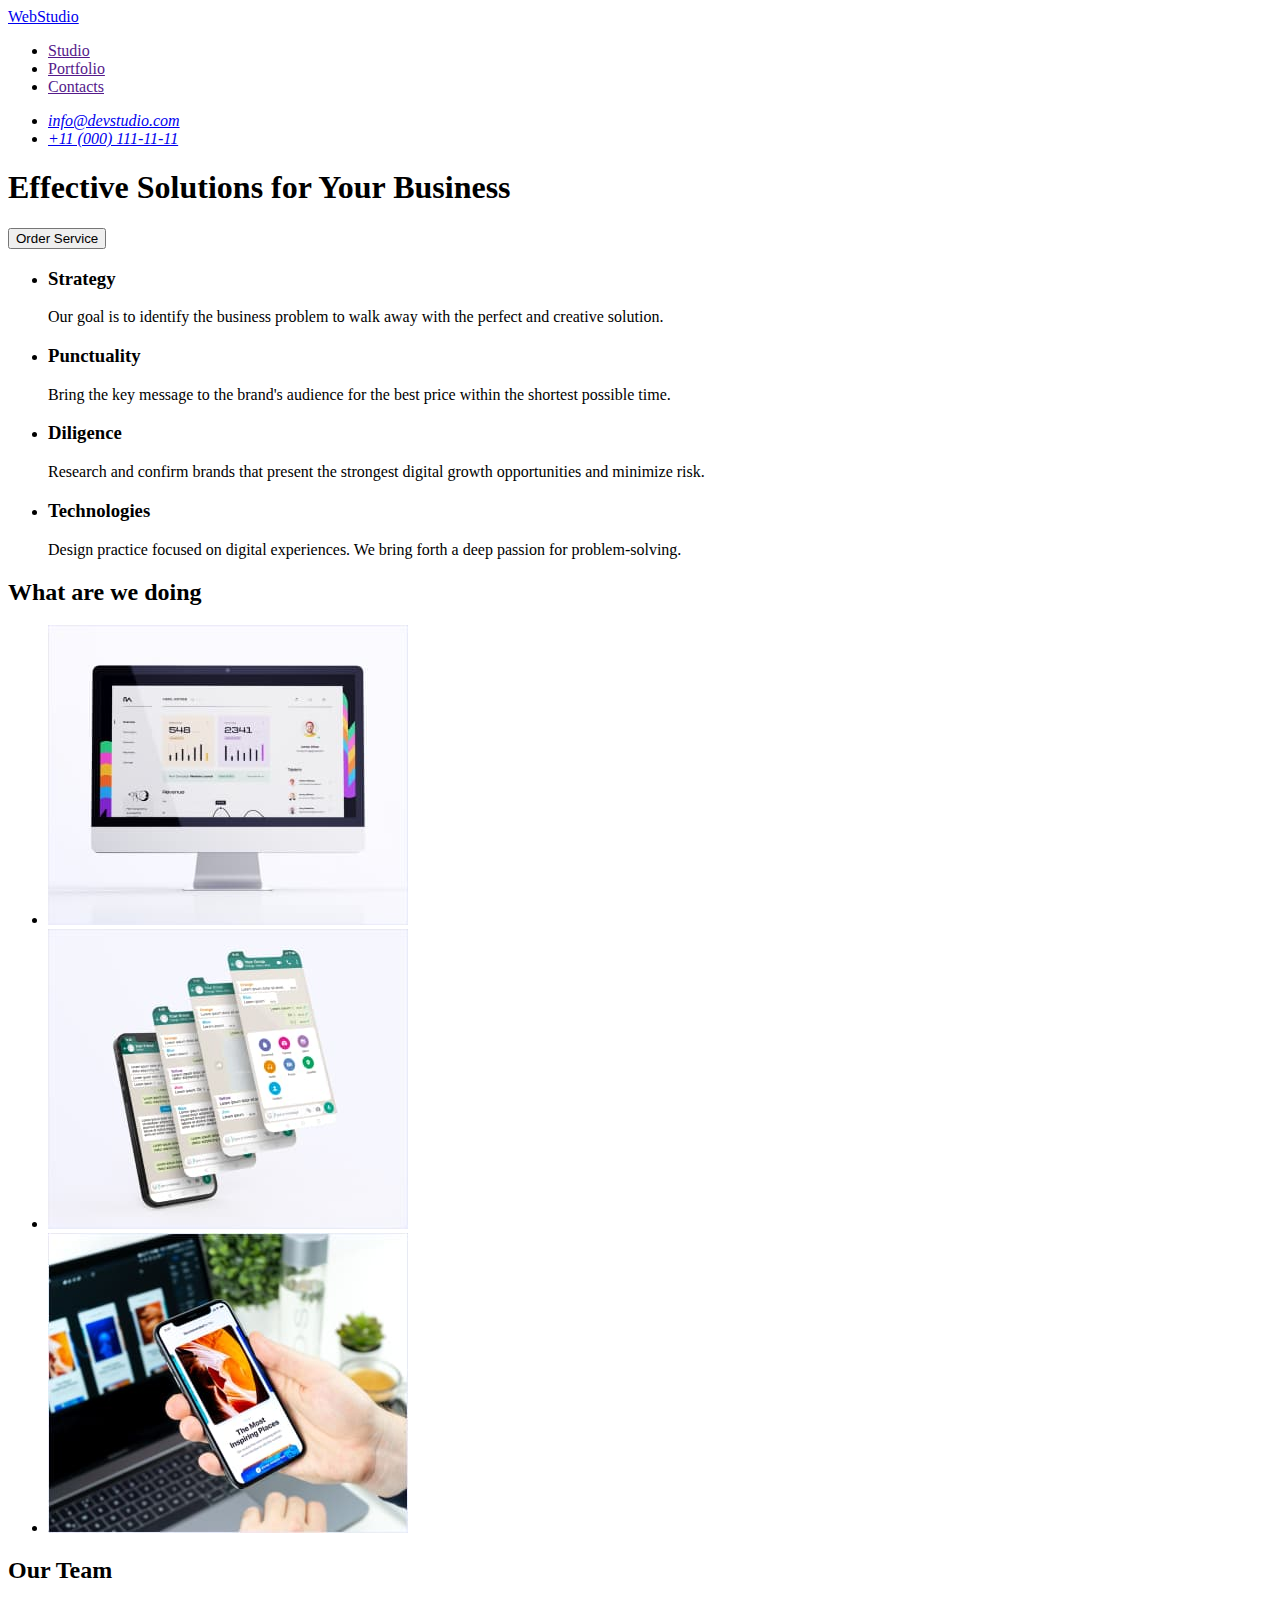
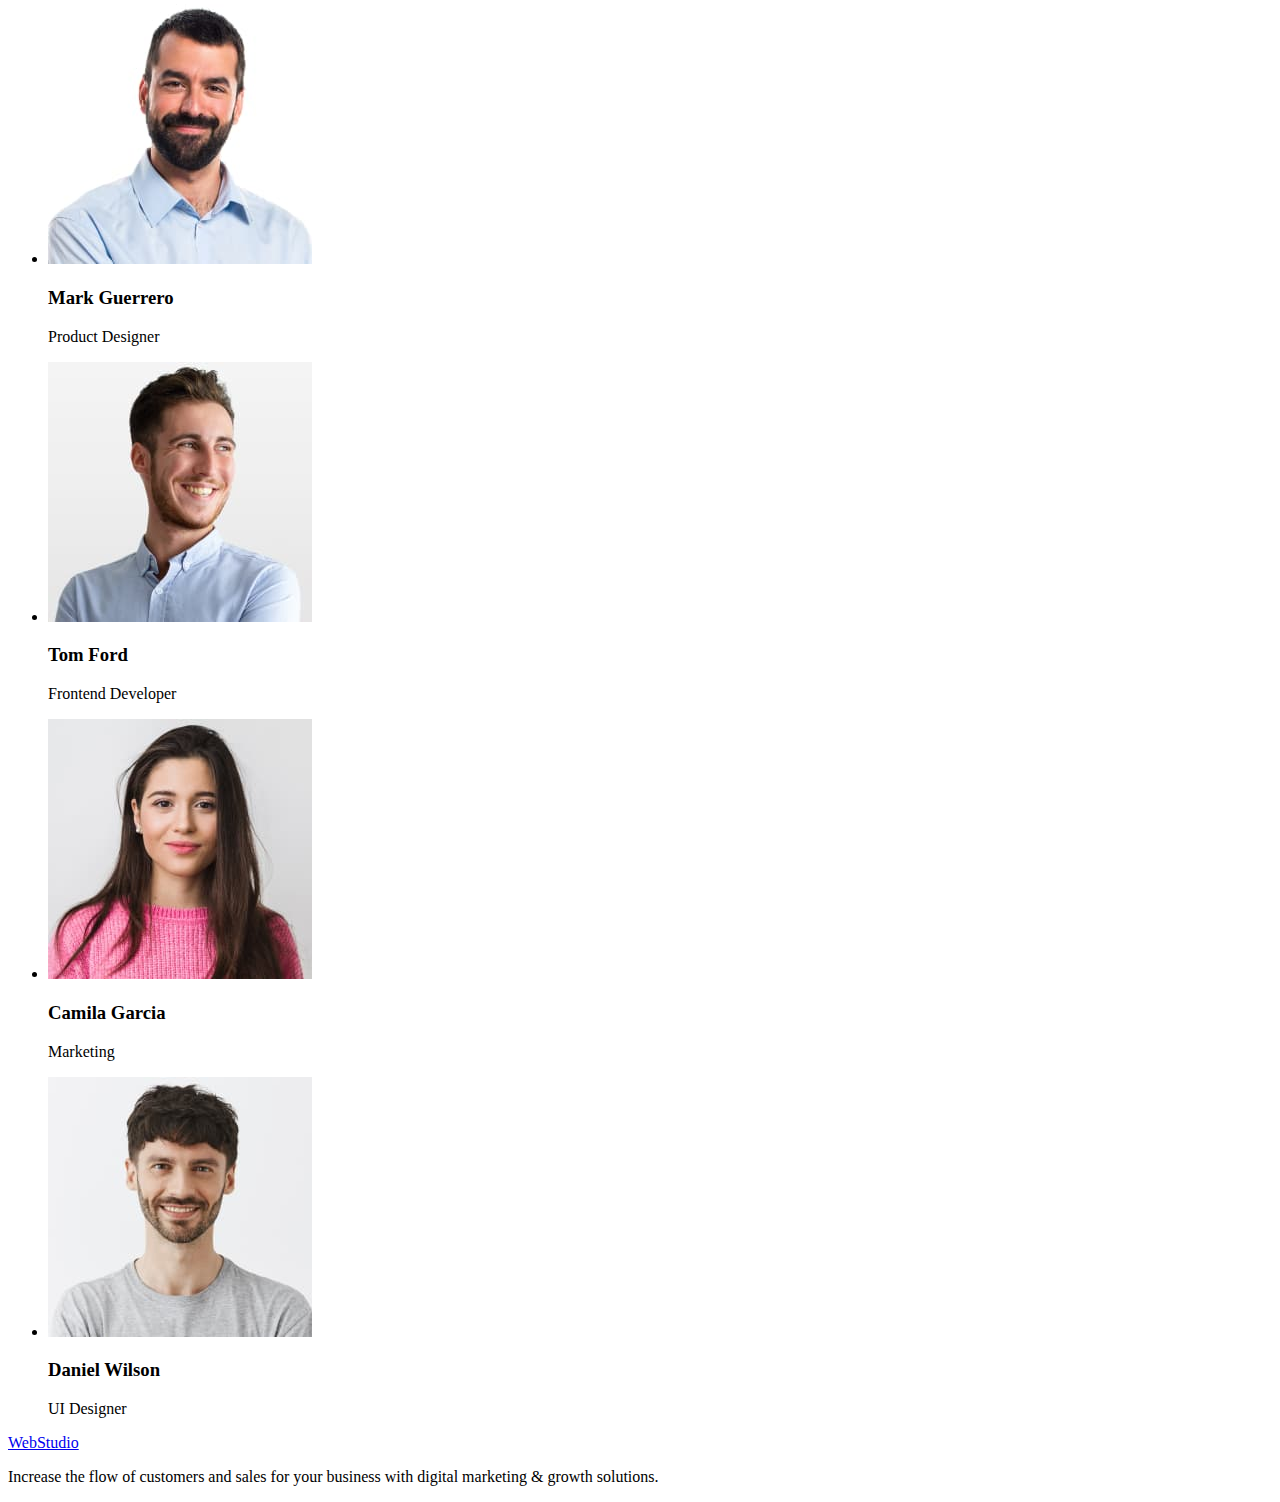
<file: goit-hw-01/index.html>
<!DOCTYPE html>
<html lang="en">

<head>
  <meta charset="UTF-8" />
  <meta http-equiv="X-UA-Compatible" content="IE=edge" />
  <meta name="viewport" content="width=device-width, initial-scale=1.0" />
  <title>Document</title>
</head>

<body>
  <!-- Top Line -->
  <header>
    <nav>
      <a href="./index.html">WebStudio</a>
      <ul>
        <li> <a href="">Studio</a> </li>
        <li> <a href="">Portfolio</a></li>
        <li> <a href="">Contacts</a></li>
      </ul>
    </nav>
    <address>
      <ul>
        <li>
          <a href="mailto:info@devstudio.com">info@devstudio.com</a>
        </li>
        <li>
          <a href="tel:+110001111111">+11 (000) 111-11-11</a>
        </li>
      </ul>
    </address>

  </header>
  <!-- Hero image -->
  <main>
    <section>
      <h1>Effective Solutions for Your Business</h1>
      <button type="button">Order Service</button>
    </section>
    <!-- Section 1 -->
    <section>
      <h2 hidden>features</h2>
      <ul>
        <li>
          <h3>Strategy</h3>
          <p>Our goal is to identify the business problem to walk away with the perfect and creative solution.
          </p>
        </li>
        <li>
          <h3>Punctuality</h3>
          <p>Bring the key message to the brand's audience for the best price within the shortest possible
            time.</p>
        </li>
        <li>
          <h3>Diligence</h3>
          <p>Research and confirm brands that present the strongest digital growth opportunities and minimize
            risk.</p>
        </li>
        <li>
          <h3>Technologies</h3>
          <p>Design practice focused on digital experiences. We bring forth a deep passion for
            problem-solving.</p>
        </li>

      </ul>
    </section>
    <!-- Section 2 -->
    <section>
      <h2>What are we doing</h2>
      <ul>
        <li>
          <img src="./images/img-1.jpg" alt="Graphs on the monitor" width="360">
        </li>
        <li>
          <img src="./images/img-2.jpg" alt="Social network on the phone screen" width="360">
        </li>
        <li>
          <img src="./images/img-3.jpg" alt="Applications on the phone and laptop screen" width="360">
        </li>
      </ul>
    </section>
    <!-- Section 3 -->
    <section>
      <h2>Our Team</h2>
      <ul>
        <li>
          <img src="./images/photo-mark-guerrero.jpg" alt="Mark Guerrero" width="264">
          <h3>Mark Guerrero</h3>
          <p>Product Designer</p>
        </li>
        <li>
          <img src="./images/photo-tom-ford.jpg" alt="Tom Ford" width="264">
          <h3>Tom Ford</h3>
          <p>Frontend Developer</p>
        </li>
        <li>
          <img src="./images/photo-camila-garcia.jpg" alt="Camila Garcia" width="264">
          <h3>Camila Garcia</h3>
          <p>Marketing</p>
        </li>
        <li>
          <img src="./images/photo-daniel-wilson.jpg" alt="Daniel Wilson" width="264">
          <h3>Daniel Wilson</h3>
          <p>UI Designer</p>
        </li>
      </ul>
    </section>
  </main>
  <!-- Footer -->
  <footer>
    <a href="./index.html">WebStudio</a>
    <p>Increase the flow of customers and sales for your business with digital marketing & growth solutions.</p>
  </footer>


</body>

</html>
</file>
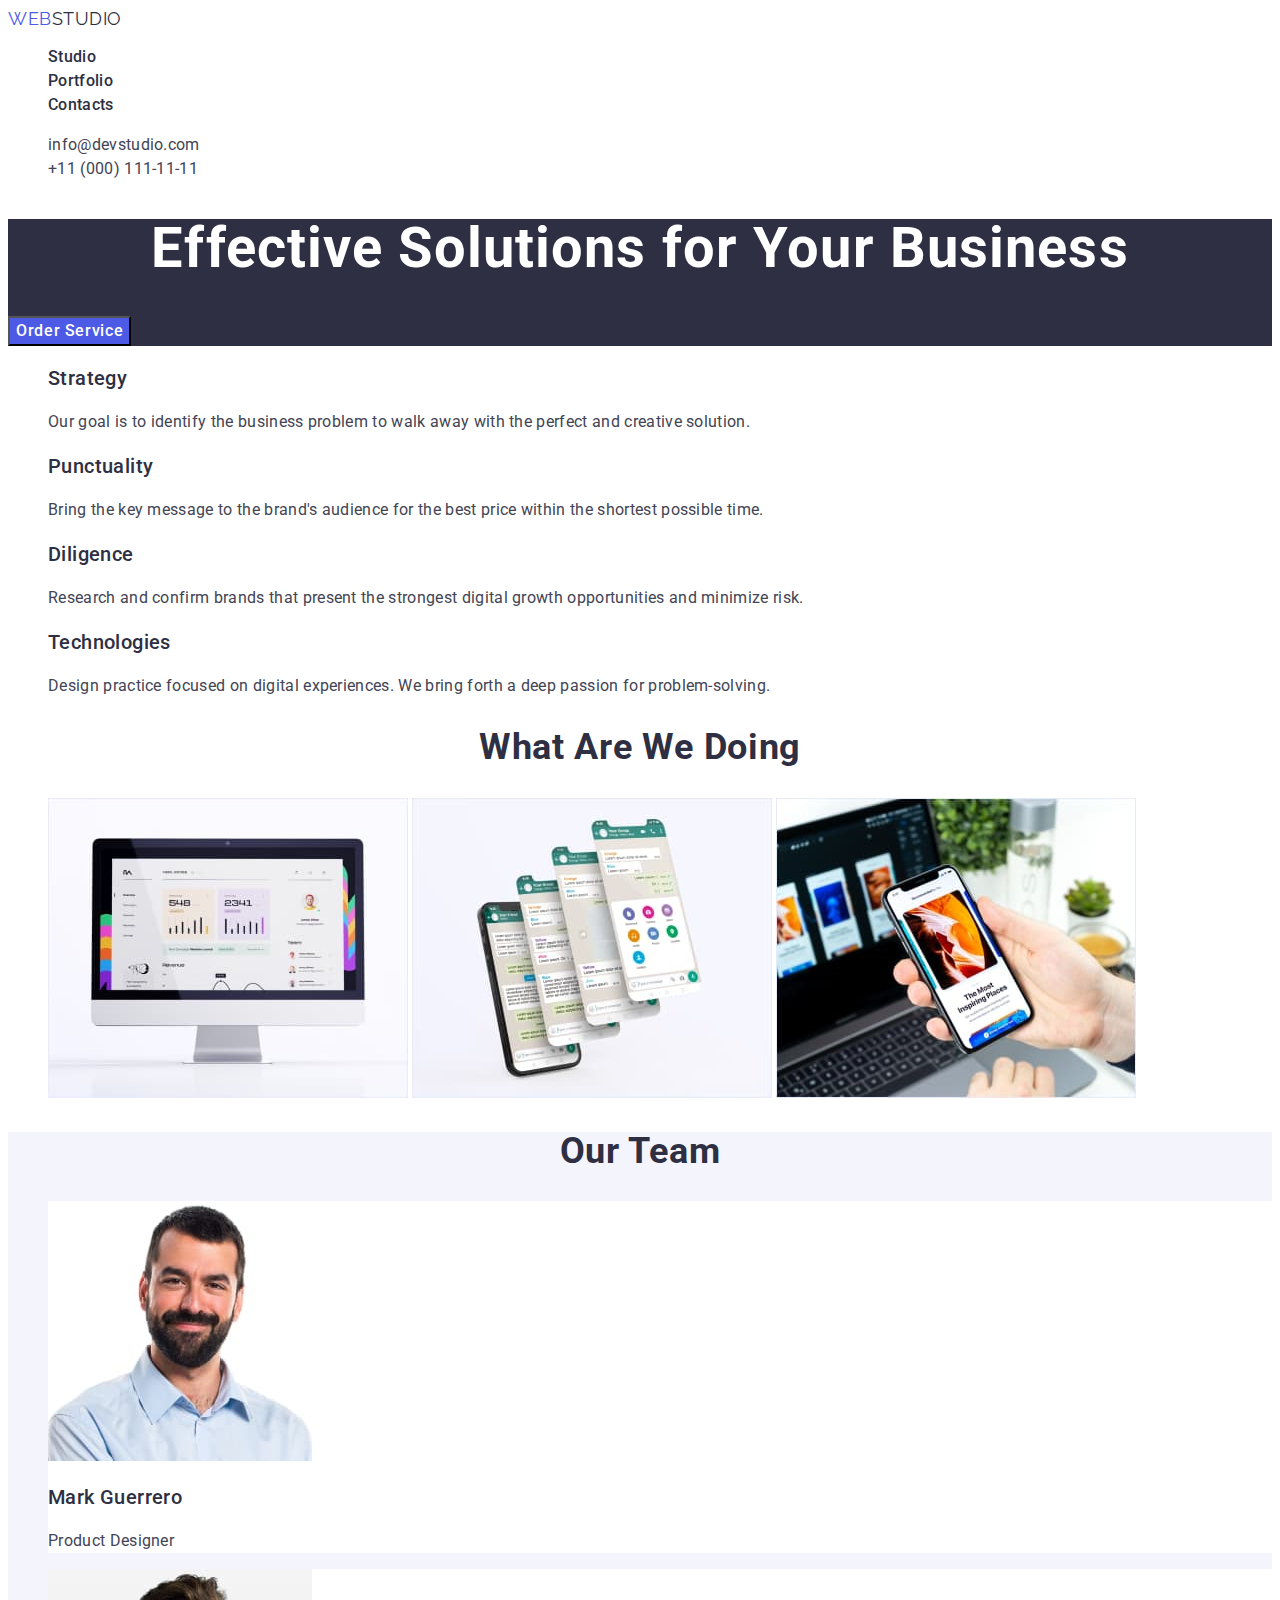
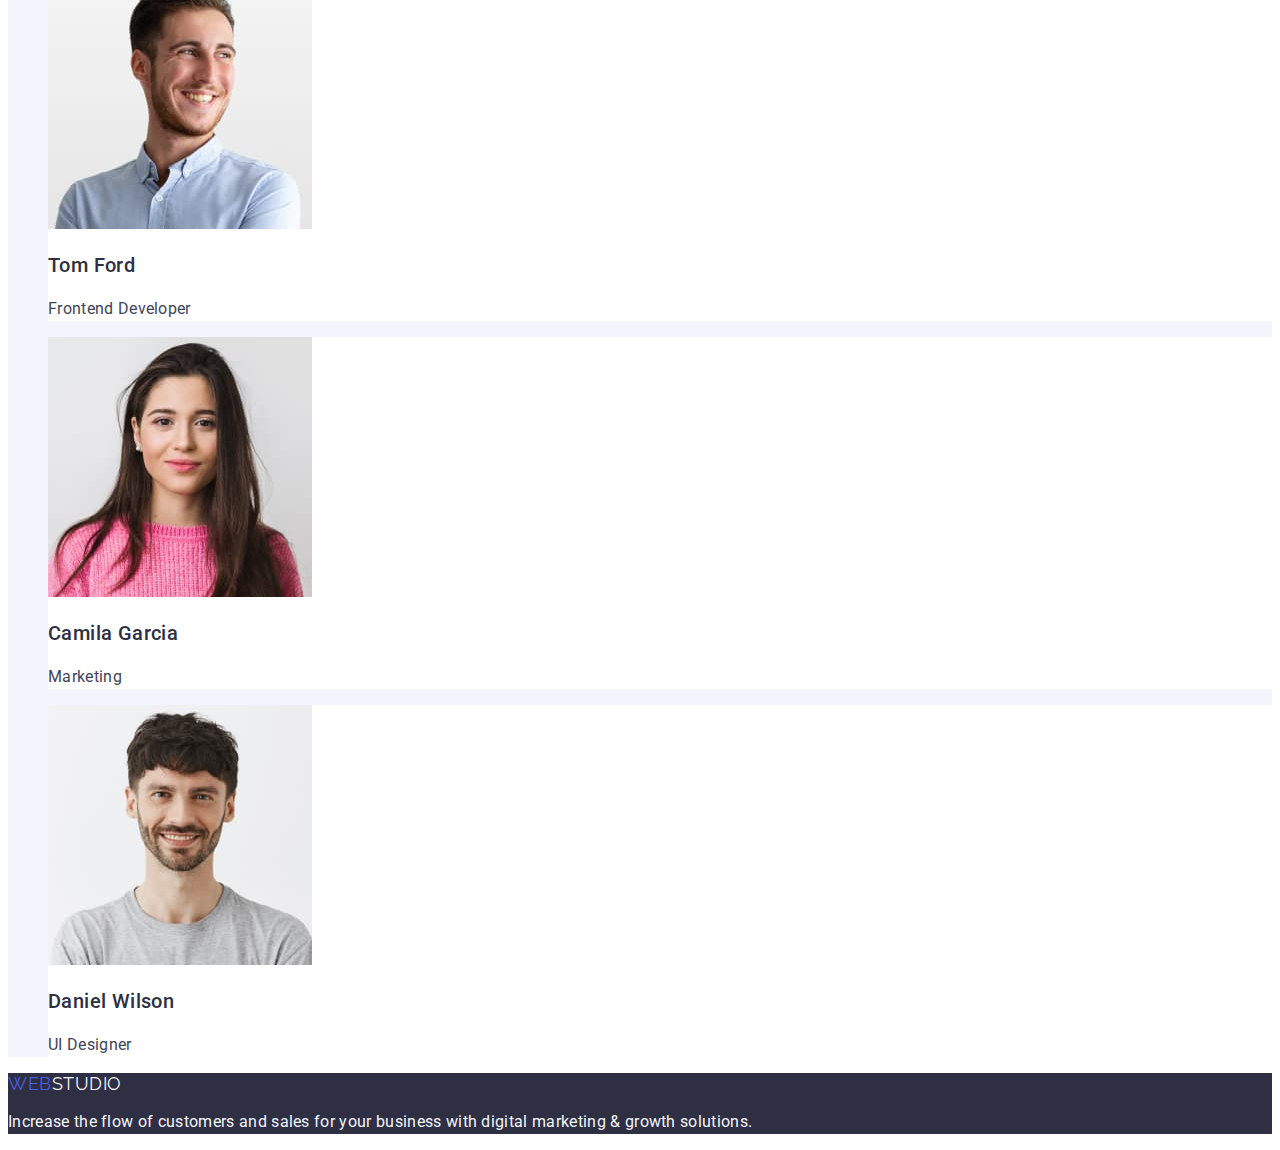
<file: goit-hw-02/index.html>
<!DOCTYPE html>
<html lang="en">

<head>
  <meta charset="UTF-8" />
  <meta http-equiv="X-UA-Compatible" content="IE=edge" />
  <meta name="viewport" content="width=device-width, initial-scale=1.0" />
  <title>Main Page</title>
  <link rel="stylesheet" href="./css/styles.css">
  <link rel="preconnect" href="https://fonts.googleapis.com">
  <link rel="preconnect" href="https://fonts.gstatic.com" crossorigin>
  <link href="https://fonts.googleapis.com/css2?family=Raleway:wght@800&family=Roboto:wght@400;500;700;900&display=swap"
    rel="stylesheet">
</head>

<body>
  <!-- Top Line -->
  <header>
    <nav>
      <a href="./index.html" class="logo link">WEB<span class="logo-studio">Studio</span></a>
      <ul class="site-nav list">
        <li> <a href="./index.html" class="link">Studio</a> </li>
        <li> <a href="./portfolio.html" class="link">Portfolio</a></li>
        <li> <a href="" class="link">Contacts</a></li>
      </ul>
    </nav>
    <address class="address">
      <ul class="list">
        <li>
          <a class="contacts link" href="mailto:info@devstudio.com">info@devstudio.com</a>
        </li>
        <li>
          <a class="contacts link" href="tel:+110001111111">+11 (000) 111-11-11</a>
        </li>
      </ul>
    </address>

  </header>

  <!--Main Content Hero image -->
  <main>

    <!-- Hero -->
    <section class="hero">
      <h1 class="hero-title">Effective Solutions for Your Business</h1>
      <button type="button" class="button link">Order Service</button>
    </section>

    <!-- Section 1 -->
    <section class="section">
      <h2 hidden class="features">features</h2>
      <ul class="list">
        <li>
          <h3 class="title-features">Strategy</h3>
          <p class="features-text">Our goal is to identify the business problem to walk away with the perfect
            and creative solution.
          </p>
        </li>
        <li>
          <h3 class="title-features">Punctuality</h3>
          <p class="features-text">Bring the key message to the brand's audience for the best
            price within the shortest possible
            time.</p>
        </li>
        <li>
          <h3 class="title-features">Diligence</h3>
          <p class="features-text">Research and confirm brands that present the strongest digital
            growth opportunities and minimize
            risk.</p>
        </li>
        <li>
          <h3 class="title-features">Technologies</h3>
          <p class="features-text">Design practice focused on digital experiences. We bring forth
            a deep passion for
            problem-solving.</p>
        </li>

      </ul>
    </section>

    <!-- Section 2 -->
    <section class="section">
      <h2 class="title">What are We doing</h2>
      <ul class="list category">
        <li>
          <img src="./images/img-1.jpg" alt="Graphs on the monitor" width="360">

          <img src="./images/img-2.jpg" alt="Social network on the phone screen" width="360">

          <img src="./images/img-3.jpg" alt="Applications on the phone and laptop screen" width="360">
        </li>
      </ul>
    </section>

    <!-- Section 3 -->
    <section class="section-team">
      <h2 class="title">Our Team</h2>
      <ul class="list">
        <li class="team-item">
          <img src="./images/photo-mark-guerrero.jpg" alt="Mark Guerrero" width="264">
          <h3 class="team-name">Mark Guerrero</h3>
          <p class="team-field">Product Designer</p>
        </li>
        <li class="team-item">
          <img src="./images/photo-tom-ford.jpg" alt="Tom Ford" width="264">
          <h3 class="team-name">Tom Ford</h3>
          <p class="team-field">Frontend Developer</p>
        </li>
        <li class="team-item">
          <img src="./images/photo-camila-garcia.jpg" alt="Camila Garcia" width="264">
          <h3 class="team-name">Camila Garcia</h3>
          <p class="team-field">Marketing</p>
        </li>
        <li class="team-item">
          <img src="./images/photo-daniel-wilson.jpg" alt="Daniel Wilson" width="264">
          <h3 class="team-name">Daniel Wilson</h3>
          <p class="team-field">UI Designer</p>
        </li>
      </ul>
    </section>
  </main>

  <!-- Footer -->
  <footer class="footer">
    <a href="./index.html" class="logo link">WEB<span class="footer-studio">Studio</span></a>
    <p class="footer-text">Increase the flow of customers and sales for your business with digital marketing &
      growth solutions.</p>
  </footer>


</body>

</html>
</file>
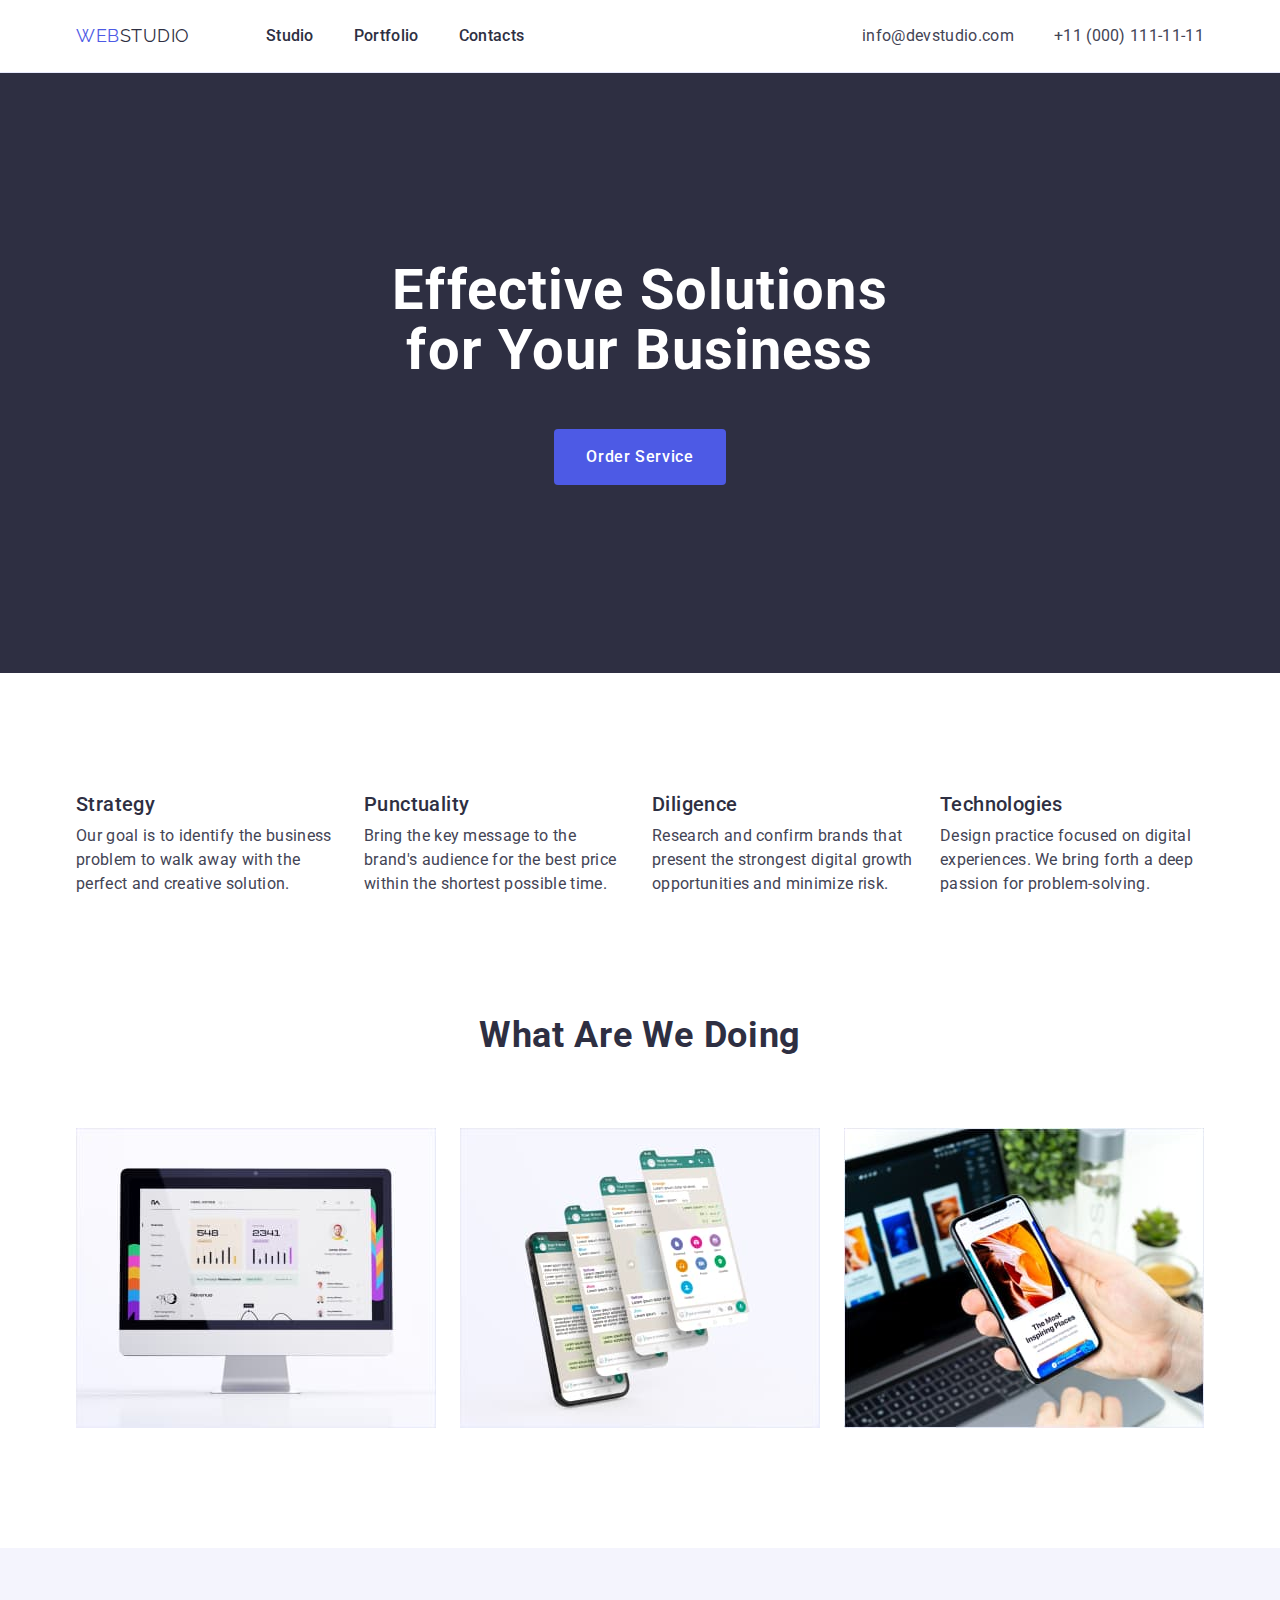
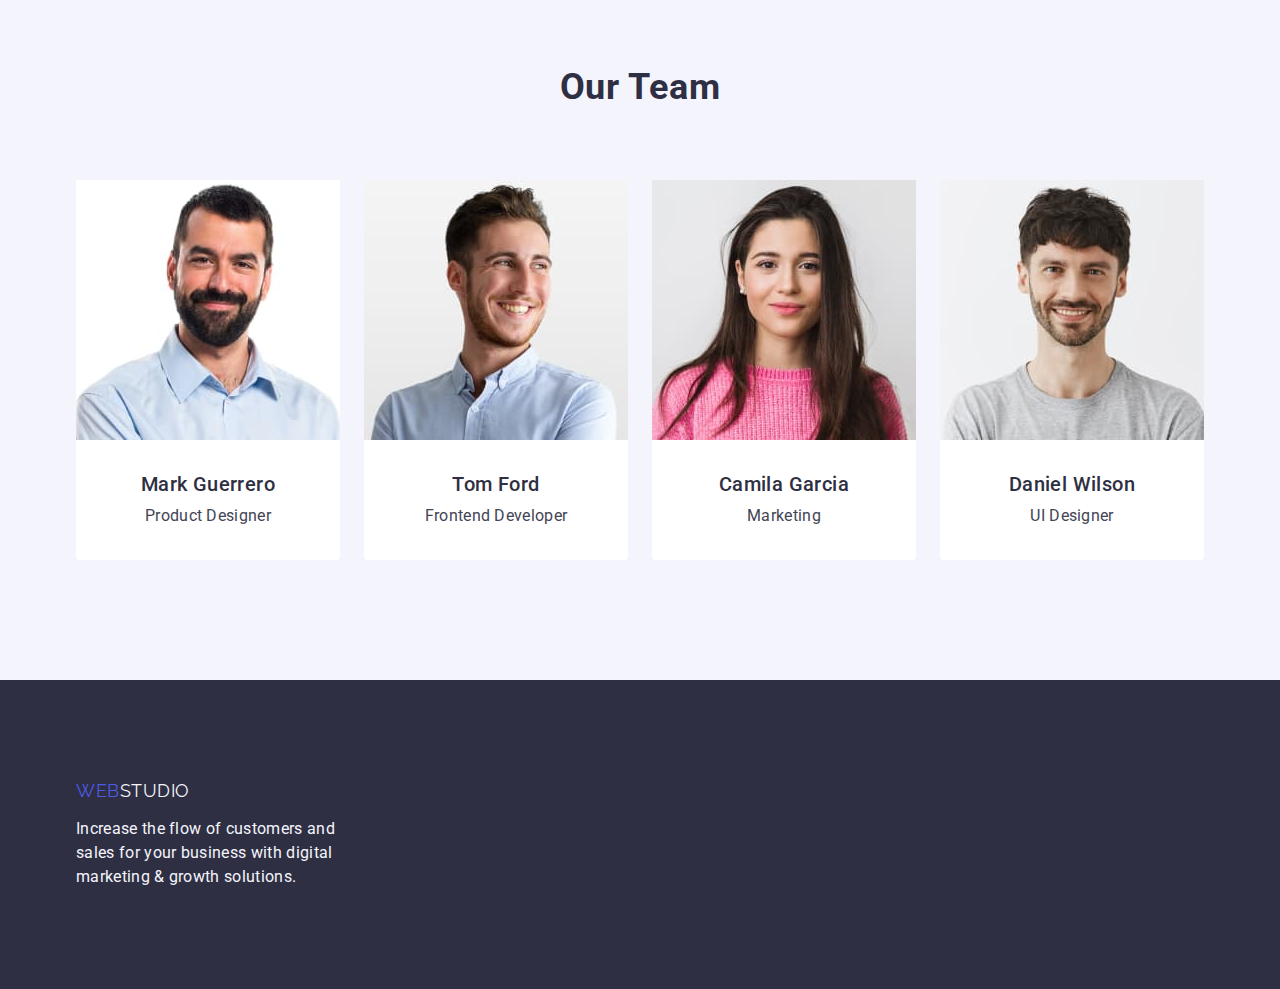
<file: goit-hw-03/index.html>
<!DOCTYPE html>
<html lang="en">

<head>
  <meta charset="UTF-8" />
  <meta http-equiv="X-UA-Compatible" content="IE=edge" />
  <meta name="viewport" content="width=device-width, initial-scale=1.0" />
  <title>Main Page</title>

  <link rel="preconnect" href="https://fonts.googleapis.com">
  <link rel="preconnect" href="https://fonts.gstatic.com" crossorigin>
  <link href="https://fonts.googleapis.com/css2?family=Raleway:wght@800&family=Roboto:wght@400;500;700;900&display=swap"
    rel="stylesheet">

  <link rel="stylesheet" href="https://cdnjs.cloudflare.com/ajax/libs/modern-normalize/0.7.0/modern-normalize.min.css">

  <link rel="stylesheet" href="./css/styles.css">
</head>

<body>
  <!-- Top Line -->
  <header class="header">
    <div class="container nav-header">
      <nav class="nav-header">
        <a href="./index.html" class="logo link">WEB<span class="logo-studio">Studio</span></a>
        <ul class="site-nav list">
          <li class="item"> <a href="./index.html" class="link">Studio</a> </li>
          <li class="item"> <a href="./portfolio.html" class="link">Portfolio</a></li>
          <li class="item"> <a href="" class="link">Contacts</a></li>
        </ul>
      </nav>
      <address class="address nav-address">
        <ul class="site-nav list">
          <li>
            <a class="contacts link" href="mailto:info@devstudio.com">info@devstudio.com</a>
          </li>
          <li>
            <a class="contacts link" href="tel:+110001111111">+11 (000) 111-11-11</a>
          </li>
        </ul>
      </address>
    </div>
  </header>

  <!--Main Content Hero image -->

  <main>

    <!-- Hero -->
    <section class="hero">
      <div class="container">
        <h1 class="hero-title">Effective Solutions for Your Business</h1>
        <button type="button" class="button button-hero link">Order Service</button>
      </div>
    </section>

    <!-- Section 1 -->
    <section class="section">
      <div class="container">
        <h2 class="features visually-hidden">Features</h2>
        <ul class="list features-list">

          <li class="features-item">
            <h3 class="title-features">Strategy</h3>
            <p class="features-text">Our goal is to identify the business problem to walk away with the
              perfect
              and creative solution.
            </p>
          </li>

          <li class="features-item">
            <h3 class="title-features">Punctuality</h3>
            <p class="features-text">Bring the key message to the brand's audience for the best
              price within the shortest possible
              time.</p>
          </li>

          <li class="features-item">
            <h3 class="title-features">Diligence</h3>
            <p class="features-text">Research and confirm brands that present the strongest digital
              growth opportunities and minimize
              risk.</p>
          </li>

          <li class="features-item">
            <h3 class="title-features">Technologies</h3>
            <p class="features-text">Design practice focused on digital experiences. We bring forth
              a deep passion for
              problem-solving.</p>
          </li>
        </ul>
      </div>
    </section>

    <!-- Section 2 -->
    <section class="section aboutus">
      <div class="container">
        <h2 class="title">What are We doing</h2>
        <ul class="list product">
          <li class="list-product">
            <img class="image" src="./images/img-1.jpg" alt="Graphs on the monitor" width="360">
          </li>

          <li class="list-product">
            <img class="image" src="./images/img-2.jpg" alt="Social network on the phone screen" width="360">
          </li>

          <li class="list-product">
            <img class="image" src="./images/img-3.jpg" alt="Applications on the phone and laptop screen" width="360">
          </li>
        </ul>
      </div>
    </section>

    <!-- Section 3 -->
    <section class="section section-team">
      <div class="container">
        <h2 class="title">Our Team</h2>
        <ul class="list list-team">
          <li class="team-item">
            <img class="image" src="./images/photo-mark-guerrero.jpg" alt="Mark Guerrero" width="264">
            <div class="info">
              <h3 class="team-name">Mark Guerrero</h3>
              <p class="team-field">Product Designer</p>
            </div>
          </li>

          <li class="team-item">
            <img class="image" src="./images/photo-tom-ford.jpg" alt="Tom Ford" width="264">
            <div class="info">
              <h3 class="team-name">Tom Ford</h3>
              <p class="team-field">Frontend Developer</p>
            </div>
          </li>

          <li class="team-item">
            <img class="image" src="./images/photo-camila-garcia.jpg" alt="Camila Garcia" width="264">
            <div class="info">
              <h3 class="team-name">Camila Garcia</h3>
              <p class="team-field">Marketing</p>
            </div>
          </li>

          <li class="team-item">
            <img class="image" src="./images/photo-daniel-wilson.jpg" alt="Daniel Wilson" width="264">
            <div class="info">
              <h3 class="team-name">Daniel Wilson</h3>
              <p class="team-field">UI Designer</p>
            </div>
          </li>
        </ul>
      </div>
    </section>
  </main>

  <!-- Footer -->
  <footer class="footer">
    <div class="container">
      <a href="./index.html" class="logo footer-logo link">WEB<span class="footer-studio">Studio</span></a>
      <p class="footer-text">Increase the flow of customers and sales for your business with digital marketing &
        growth solutions.</p>
    </div>
  </footer>


</body>

</html>
</file>
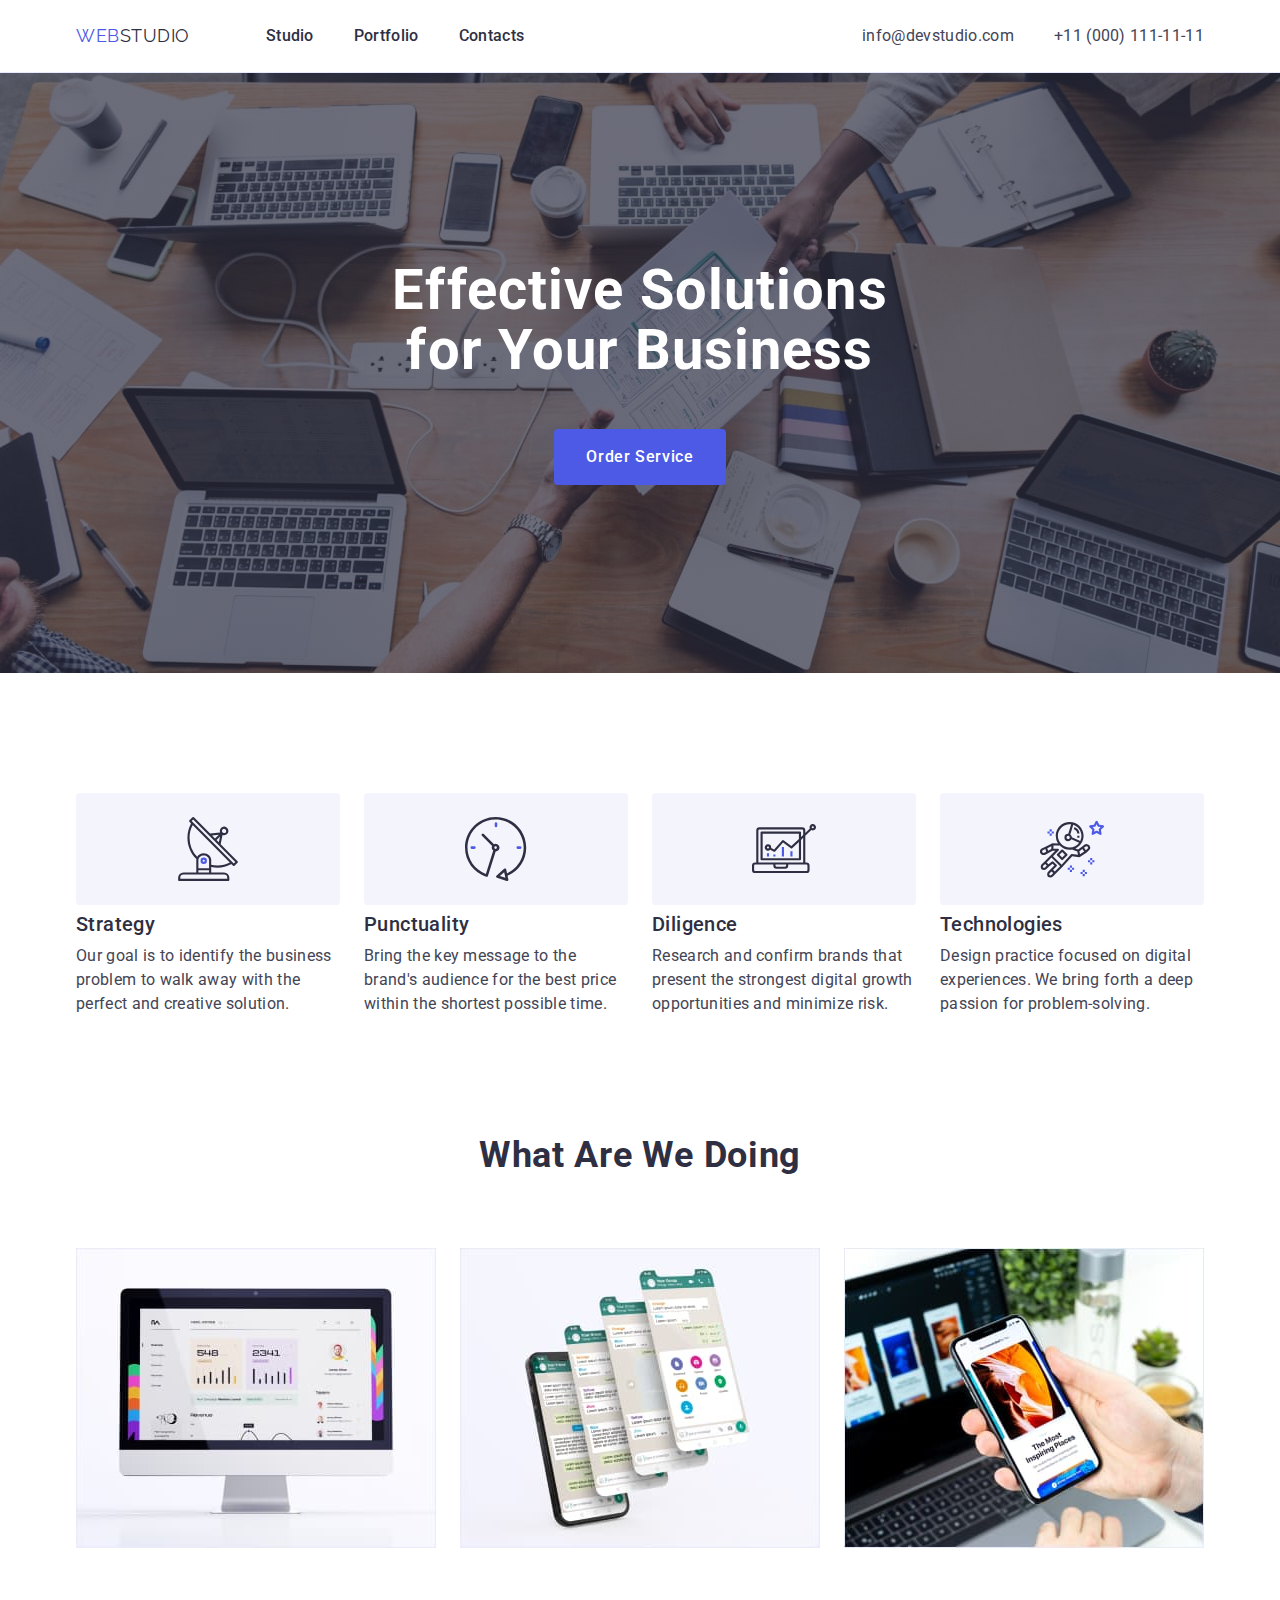
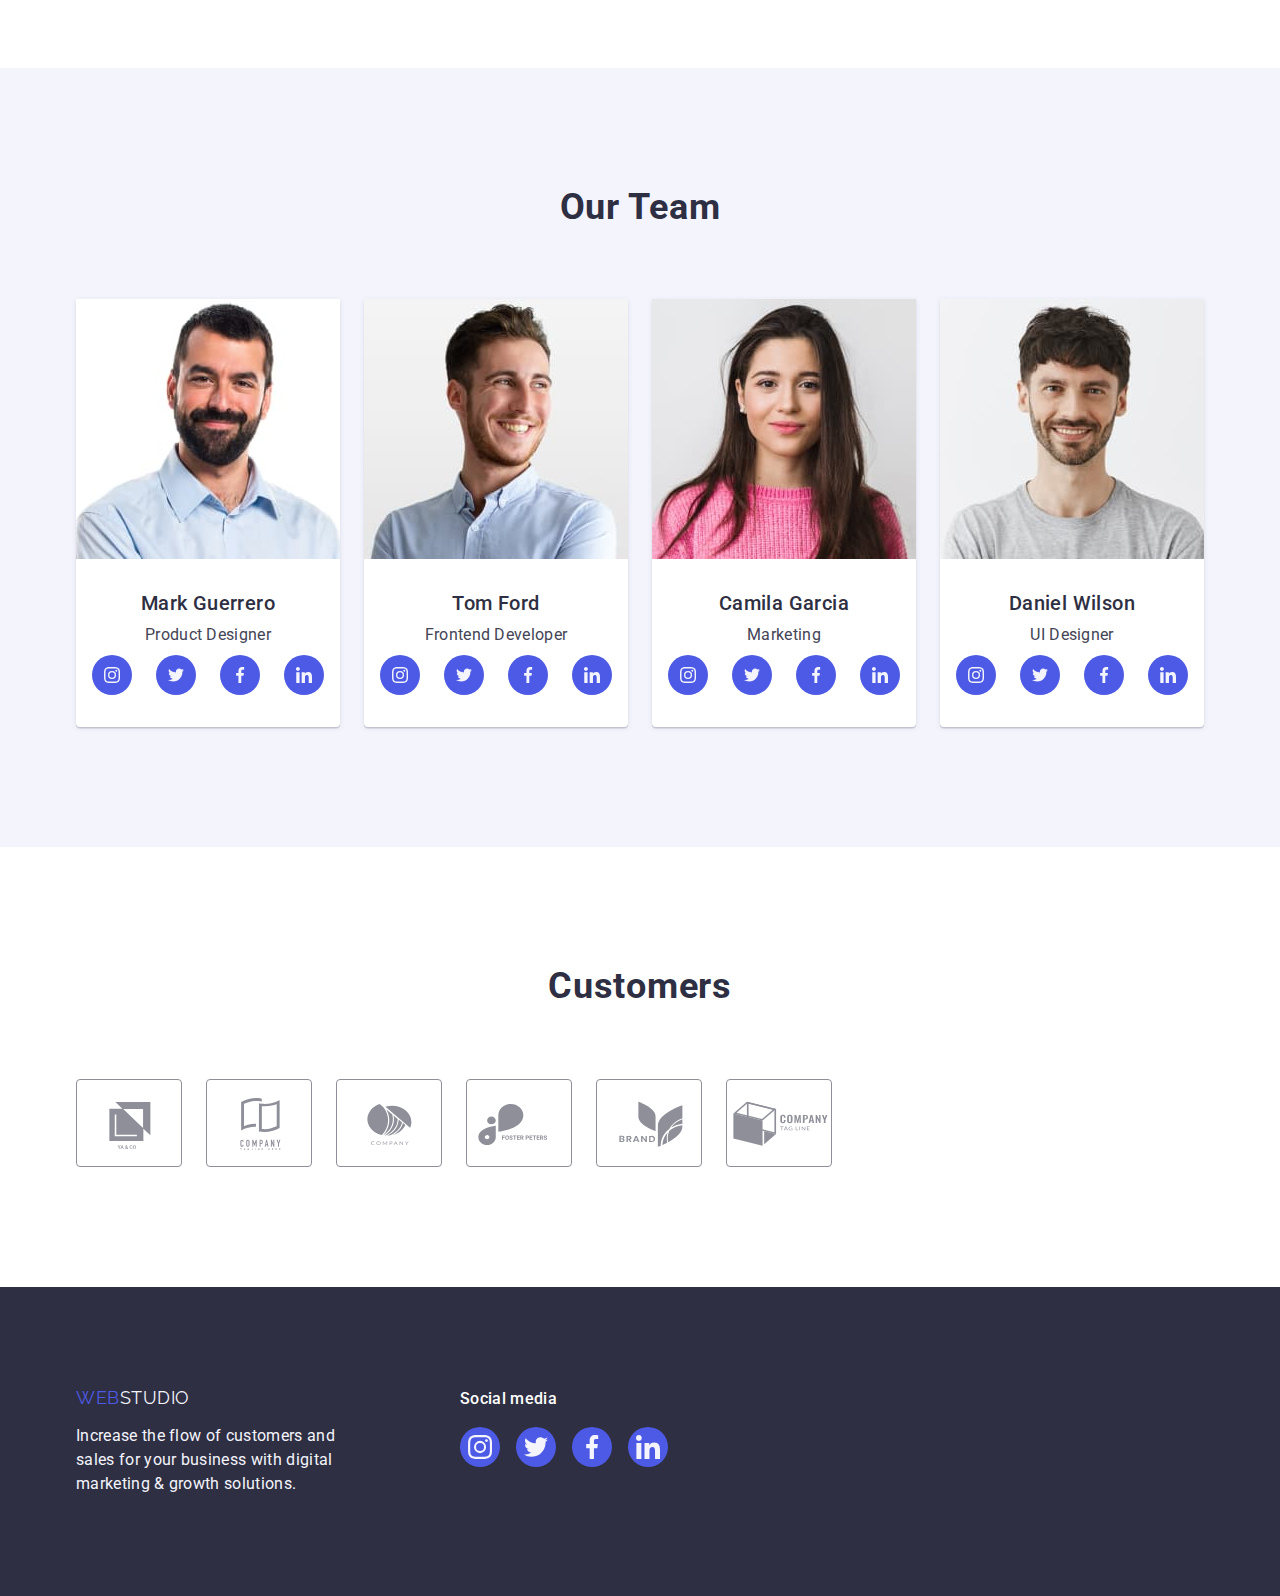
<file: goit-hw-04/index.html>
<!DOCTYPE html>
<html lang="en">

<head>
  <meta charset="UTF-8" />
  <meta http-equiv="X-UA-Compatible" content="IE=edge" />
  <meta name="viewport" content="width=device-width, initial-scale=1.0" />
  <title>Main Page</title>

  <link rel="preconnect" href="https://fonts.googleapis.com">
  <link rel="preconnect" href="https://fonts.gstatic.com" crossorigin>
  <link href="https://fonts.googleapis.com/css2?family=Raleway:wght@800&family=Roboto:wght@400;500;700;900&display=swap"
    rel="stylesheet">

  <link rel="stylesheet" href="https://cdnjs.cloudflare.com/ajax/libs/modern-normalize/0.7.0/modern-normalize.min.css">

  <link rel="stylesheet" href="./css/styles.css">
</head>

<body>
  <!-- Top Line -->
  <header class="header">
    <div class="container nav-header">
      <nav class="nav-header">
        <a href="./index.html" class="logo link">WEB<span class="logo-studio">Studio</span></a>
        <ul class="site-nav list">
          <li class="item"> <a href="./index.html" class="link">Studio</a> </li>
          <li class="item"> <a href="./portfolio.html" class="link">Portfolio</a></li>
          <li class="item"> <a href="" class="link">Contacts</a></li>
        </ul>
      </nav>
      <address class="address nav-address">
        <ul class="site-nav list">
          <li>
            <a class="contacts link" href="mailto:info@devstudio.com">info@devstudio.com</a>
          </li>
          <li>
            <a class="contacts link" href="tel:+110001111111">+11 (000) 111-11-11</a>
          </li>
        </ul>
      </address>
    </div>
  </header>

  <!--Main Content Hero image -->

  <main>

    <!-- Hero -->
    <section class="hero">
      <div class="container">
        <h1 class="hero-title">Effective Solutions for Your Business</h1>
        <button type="button" class="button button-hero link">Order Service</button>
      </div>
    </section>

    <!-- Section 1 -->
    <section class="section">
      <div class="container">
        <h2 class="features visually-hidden">Features</h2>
        <ul class="list features-list">

          <li class="features-item">
            <div class="icon">
              <svg class="" width="64" height="64">
                <use href="./images/icons.svg#icon-antenna"></use>
              </svg>
            </div>
            <h3 class="title-features">Strategy</h3>
            <p class="features-text">Our goal is to identify the business problem to walk away with the
              perfect
              and creative solution.
            </p>
          </li>

          <li class="features-item">
            <div class="icon">
              <svg class="" width="64" height="64">
                <use href="./images/icons.svg#icon-clock"></use>
              </svg>
            </div>
            <h3 class="title-features">Punctuality</h3>
            <p class="features-text">Bring the key message to the brand's audience for the best
              price within the shortest possible
              time.</p>
          </li>

          <li class="features-item">
            <div class="icon">
              <svg class="" width="64" height="64">
                <use href="./images/icons.svg#icon-diagram"></use>
              </svg>
            </div>
            <h3 class="title-features">Diligence</h3>
            <p class="features-text">Research and confirm brands that present the strongest digital
              growth opportunities and minimize
              risk.</p>
          </li>

          <li class="features-item">
            <div class="icon">
              <svg class="" width="64" height="64">
                <use href="./images/icons.svg#icon-astronaut"></use>
              </svg>
            </div>
            <h3 class="title-features">Technologies</h3>
            <p class="features-text">Design practice focused on digital experiences. We bring forth
              a deep passion for
              problem-solving.</p>
          </li>
        </ul>
      </div>
    </section>

    <!-- Section 2 -->
    <section class="section aboutus">
      <div class="container">
        <h2 class="title">What are We doing</h2>
        <ul class="list product">
          <li class="list-product">
            <img class="image" src="./images/img-1.jpg" alt="Graphs on the monitor" width="360">
          </li>

          <li class="list-product">
            <img class="image" src="./images/img-2.jpg" alt="Social network on the phone screen" width="360">
          </li>

          <li class="list-product">
            <img class="image" src="./images/img-3.jpg" alt="Applications on the phone and laptop screen" width="360">
          </li>
        </ul>
      </div>
    </section>

    <!-- Section 3 -->
    <section class="section section-team">
      <div class="container">
        <h2 class="title">Our Team</h2>
        <ul class="list list-team">
          <li class="team-item">
            <img class="image" src="./images/photo-mark-guerrero.jpg" alt="Mark Guerrero" width="264">
            <div class="info">
              <h3 class="team-name">Mark Guerrero</h3>
              <p class="team-field">Product Designer</p>
              <ul class="social-list list social">
                <li class="social-item">
                  <a href="#" class="social-item-link link">
                    <svg class="social-svg" width="16" height="16">
                      <use href="./images/icons.svg#icon-instagram"></use>
                    </svg>
                  </a>
                </li>
                <li class="social-item">
                  <a href="#" class="social-item-link link">
                    <svg class="social-svg" width="16" height="16">
                      <use href="./images/icons.svg#icon-twitter"></use>
                    </svg>
                  </a>
                </li>
                <li class="social-item">
                  <a href="#" class="social-item-link link">
                    <svg class="social-svg" width="16" height="16">
                      <use href="./images/icons.svg#icon-facebook"></use>
                    </svg>
                  </a>
                </li>
                <li class="social-item">
                  <a href="#" class="social-item-link link">
                    <svg class="social-svg" width="16" height="16">
                      <use href="./images/icons.svg#icon-linkedin"></use>
                    </svg>
                  </a>
                </li>
              </ul>
            </div>
          </li>

          <li class="team-item">
            <img class="image" src="./images/photo-tom-ford.jpg" alt="Tom Ford" width="264">
            <div class="info">
              <h3 class="team-name">Tom Ford</h3>
              <p class="team-field">Frontend Developer</p>
              <ul class="social-list list social">
                <li class="social-item">
                  <a href="#" class="social-item-link link">
                    <svg class="social-svg" width="16" height="16">
                      <use href="./images/icons.svg#icon-instagram"></use>
                    </svg>
                  </a>
                </li>
                <li class="social-item">
                  <a href="#" class="social-item-link link">
                    <svg class="social-svg" width="16" height="16">
                      <use href="./images/icons.svg#icon-twitter"></use>
                    </svg>
                  </a>
                </li>
                <li class="social-item">
                  <a href="#" class="social-item-link link">
                    <svg class="social-svg" width="16" height="16">
                      <use href="./images/icons.svg#icon-facebook"></use>
                    </svg>
                  </a>
                </li>
                <li class="social-item">
                  <a href="#" class="social-item-link link">
                    <svg class="social-svg" width="16" height="16">
                      <use href="./images/icons.svg#icon-linkedin"></use>
                    </svg>
                  </a>
                </li>
              </ul>
            </div>
          </li>

          <li class="team-item">
            <img class="image" src="./images/photo-camila-garcia.jpg" alt="Camila Garcia" width="264">
            <div class="info">
              <h3 class="team-name">Camila Garcia</h3>
              <p class="team-field">Marketing</p>
              <ul class="social-list list social">
                <li class="social-item">
                  <a href="#" class="social-item-link link">
                    <svg class="social-svg" width="16" height="16">
                      <use href="./images/icons.svg#icon-instagram"></use>
                    </svg>
                  </a>
                </li>
                <li class="social-item">
                  <a href="#" class="social-item-link link">
                    <svg class="social-svg" width="16" height="16">
                      <use href="./images/icons.svg#icon-twitter"></use>
                    </svg>
                  </a>
                </li>
                <li class="social-item">
                  <a href="#" class="social-item-link link">
                    <svg class="social-svg" width="16" height="16">
                      <use href="./images/icons.svg#icon-facebook"></use>
                    </svg>
                  </a>
                </li>
                <li class="social-item">
                  <a href="#" class="social-item-link link">
                    <svg class="social-svg" width="16" height="16">
                      <use href="./images/icons.svg#icon-linkedin"></use>
                    </svg>
                  </a>
                </li>
              </ul>
            </div>
          </li>

          <li class="team-item">
            <img class="image" src="./images/photo-daniel-wilson.jpg" alt="Daniel Wilson" width="264">
            <div class="info">
              <h3 class="team-name">Daniel Wilson</h3>
              <p class="team-field">UI Designer</p>
              <ul class="social-list list social">
                <li class="social-item">
                  <a href="" class="social-item-link link">
                    <svg class="social-svg" width="16" height="16">
                      <use href="./images/icons.svg#icon-instagram"></use>
                    </svg>
                  </a>
                </li>
                <li class="social-item">
                  <a href="" class="social-item-link link">
                    <svg class="social-svg" width="16" height="16">
                      <use href="./images/icons.svg#icon-twitter"></use>
                    </svg>
                  </a>
                </li>
                <li class="social-item">
                  <a href="" class="social-item-link link">
                    <svg class="social-svg" width="16" height="16">
                      <use href="./images/icons.svg#icon-facebook"></use>
                    </svg>
                  </a>
                </li>
                <li class="social-item">
                  <a href="" class="social-item-link link">
                    <svg class="social-svg" width="16" height="16">
                      <use href="./images/icons.svg#icon-linkedin"></use>
                    </svg>
                  </a>
                </li>
              </ul>
            </div>
          </li>
        </ul>
      </div>
    </section>

    <!-- Section 4 -->
    <section class="section">
      <div class="container">
        <h2 class="title">Customers</h2>
        <ul class="client list">
          <li class="client-item">
            <a href="" class="client-link link">
              <svg class="client-svg" width="104" height="56">
                <use href="./images/icons.svg#icon-client-one">
                </use>
              </svg>
            </a>
          </li>
          <li class="client-item">
            <a href="" class="client-link link">
              <svg class="client-svg" width="104" height="56">
                <use href="./images/icons.svg#icon-client-two">
                </use>
              </svg>
            </a>
          </li>
          <li class="client-item">
            <a href="" class="client-link link">
              <svg class="client-svg" width="104" height="56">
                <use href="./images/icons.svg#icon-client-three">
                </use>
              </svg>
            </a>
          </li>
          <li class="client-item">
            <a href="" class="client-link link">
              <svg class="client-svg" width="104" height="56">
                <use href="./images/icons.svg#icon-client-four">
                </use>
              </svg>
            </a>
          </li>
          <li class="client-item">
            <a href="" class="client-link link">
              <svg class="client-svg" width="104" height="56">
                <use href="./images/icons.svg#icon-client-five">
                </use>
              </svg>
            </a>
          </li>
          <li class="client-item">
            <a href="" class="client-link link">
              <svg class="client-svg" width="104" height="56">
                <use href="./images/icons.svg#icon-client-six">
                </use>
              </svg>
            </a>
          </li>
        </ul>

      </div>

    </section>

  </main>

  <!-- Footer -->
  <footer class="footer">
    <div class="container container-footer">
      <div class="container-footer-logo">
        <a href="./index.html" class="logo footer-logo link">WEB<span class="footer-studio">Studio</span></a>
        <p class="footer-text">Increase the flow of customers and sales for your business with digital marketing
          &
          growth solutions.</p>
      </div>

      <div class="container-social">
        <p class="media">Social media</p>
        <ul class="social-list list social-footer-list">
          <li class="social-item">
            <a href="" class="social-item-link social-footer">
              <svg class="social-svg" width="24" height="24">
                <use href="./images/icons.svg#icon-instagram"></use>
              </svg>
            </a>
          </li>
          <li class="social-item">
            <a href="" class="social-item-link social-footer">
              <svg class="social-svg" width="24" height="24">
                <use href="./images/icons.svg#icon-twitter"></use>
              </svg>
            </a>
          </li>
          <li class="social-item">
            <a href="" class="social-item-link social-footer">
              <svg class="social-svg" width="24" height="24">
                <use href="./images/icons.svg#icon-facebook"></use>
              </svg>
            </a>
          </li>
          <li class="social-item">
            <a href="" class="social-item-link social-footer">
              <svg class="social-svg" width="24" height="24">
                <use href="./images/icons.svg#icon-linkedin"></use>
              </svg>
            </a>
          </li>
        </ul>
      </div>
    </div>

  </footer>


</body>

</html>
</file>
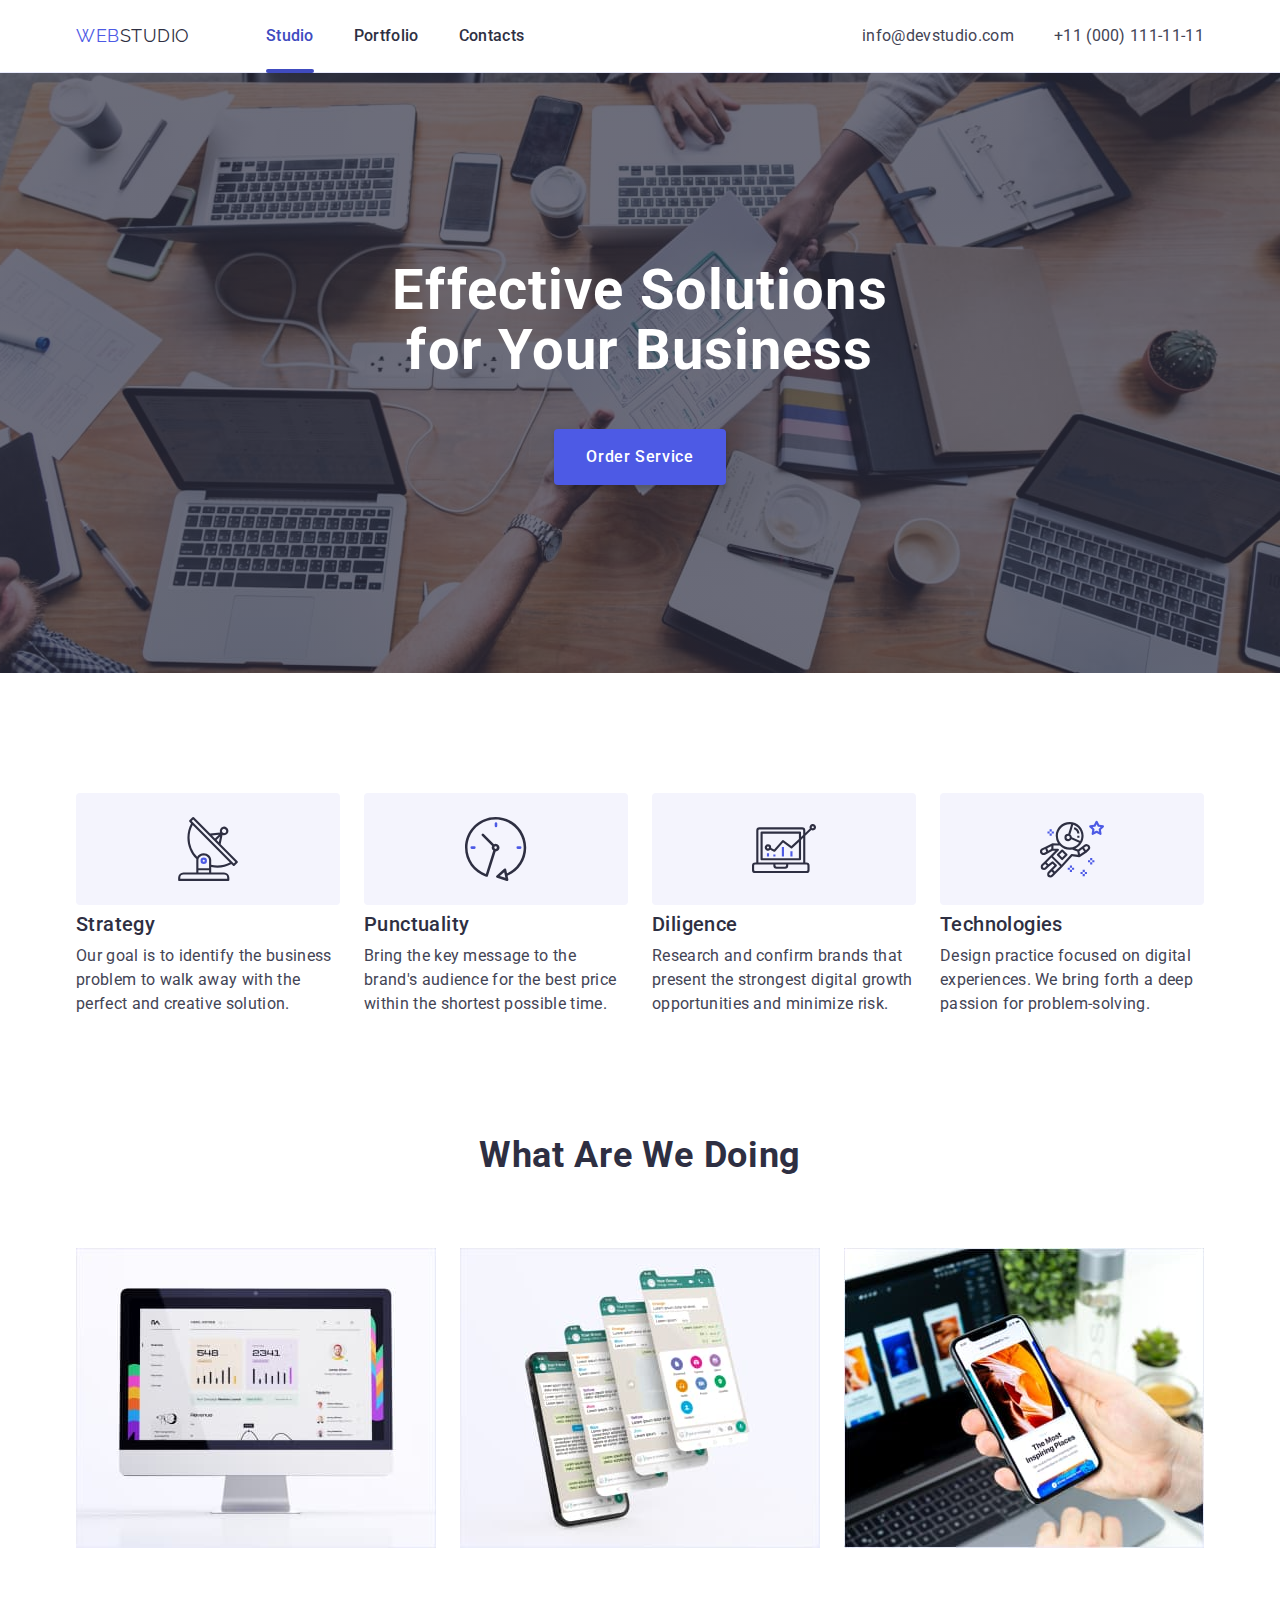
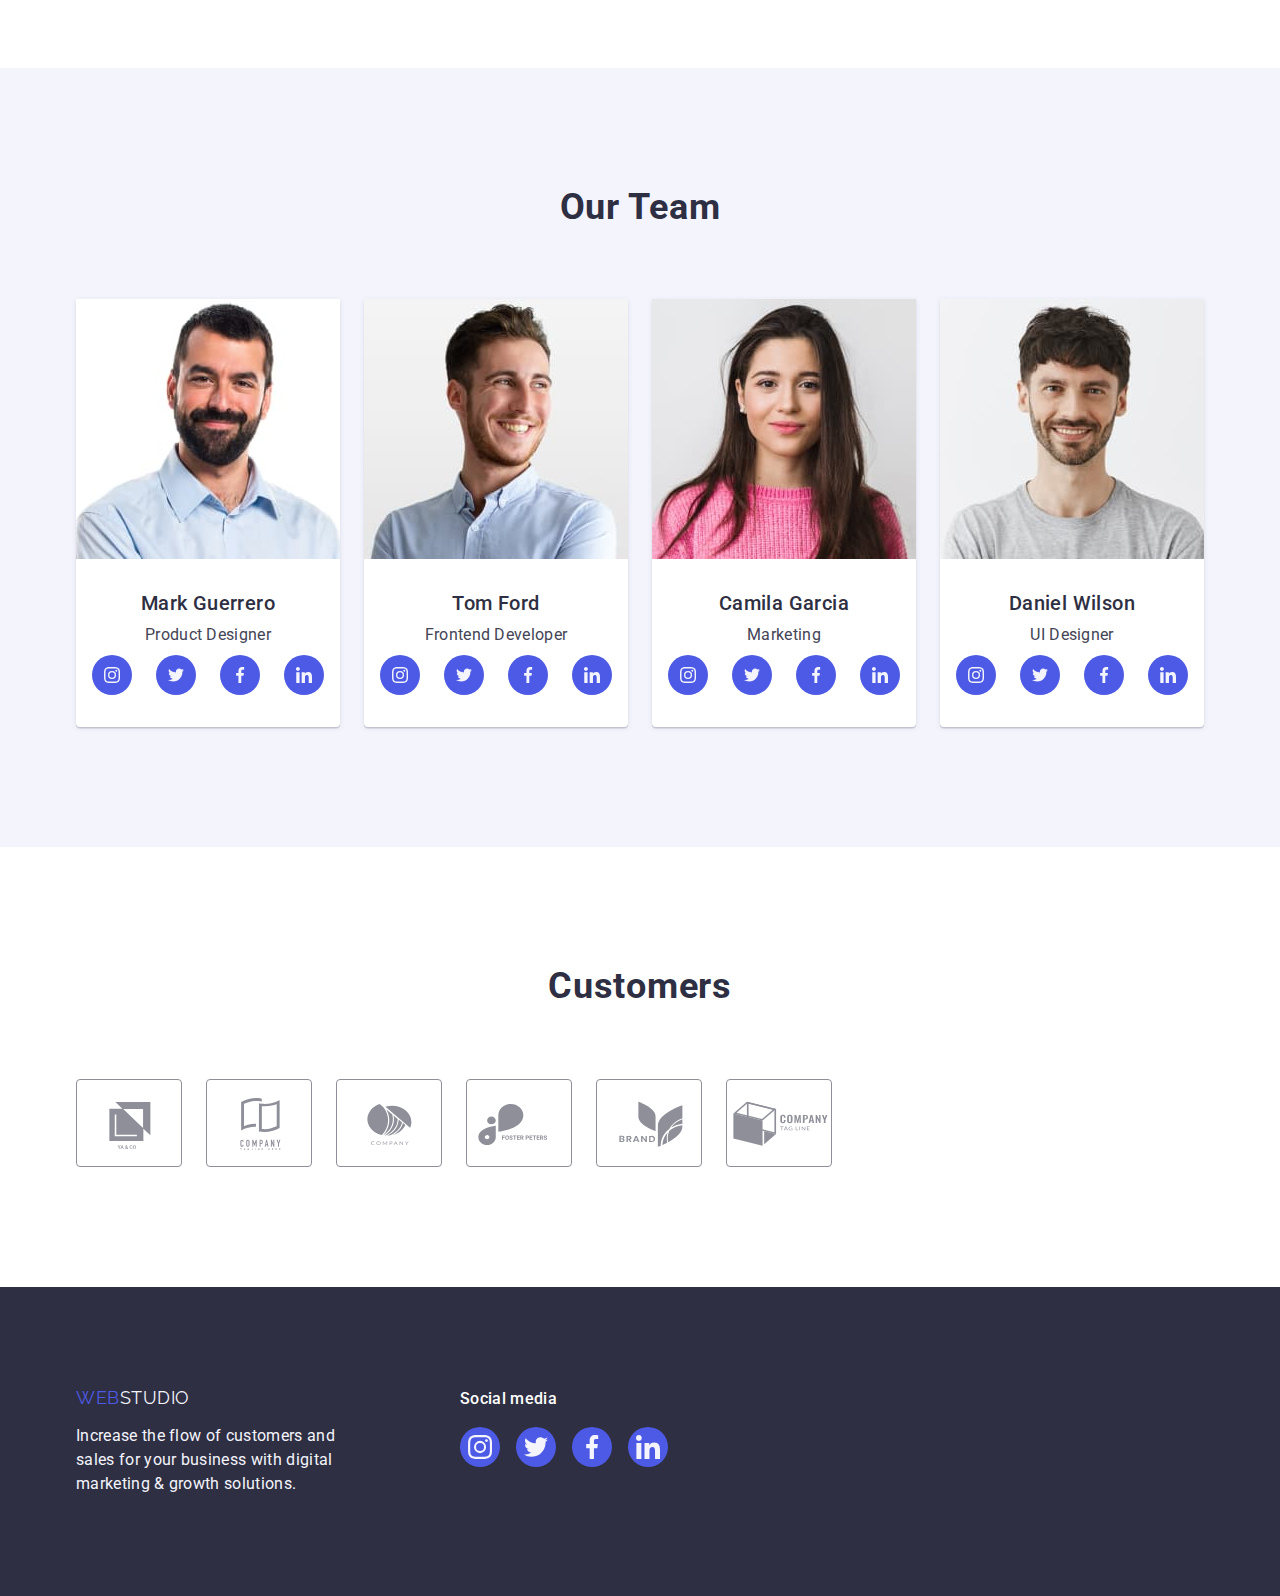
<file: goit-hw-05/index.html>
<!DOCTYPE html>
<html lang="en">

<head>
  <meta charset="UTF-8" />
  <meta http-equiv="X-UA-Compatible" content="IE=edge" />
  <meta name="viewport" content="width=device-width, initial-scale=1.0" />
  <title>Main Page</title>

  <link rel="preconnect" href="https://fonts.googleapis.com">
  <link rel="preconnect" href="https://fonts.gstatic.com" crossorigin>
  <link href="https://fonts.googleapis.com/css2?family=Raleway:wght@800&family=Roboto:wght@400;500;700;900&display=swap"
    rel="stylesheet">

  <link rel="stylesheet" href="https://cdnjs.cloudflare.com/ajax/libs/modern-normalize/0.7.0/modern-normalize.min.css">

  <link rel="stylesheet" href="./css/styles.css">
</head>

<body>
  <!-- Top Line -->
  <header class="header">
    <div class="container nav-header">
      <nav class="nav-header">
        <a href="./index.html" class="logo link">WEB<span class="logo-studio">Studio</span></a>
        <ul class="site-nav list">
          <li class="item"> <a href="./index.html" class="link menu-link current">Studio</a> </li>
          <li class="item"> <a href="./portfolio.html" class="link menu-link">Portfolio</a></li>
          <li class="item"> <a href="" class="link menu-link">Contacts</a></li>
        </ul>
      </nav>
      <address class="address nav-address">
        <ul class="site-nav list">
          <li>
            <a class="contacts link" href="mailto:info@devstudio.com">info@devstudio.com</a>
          </li>
          <li>
            <a class="contacts link" href="tel:+110001111111">+11 (000) 111-11-11</a>
          </li>
        </ul>
      </address>
    </div>
  </header>

  <!--Main Content Hero image -->

  <main>

    <!-- Hero -->
    <section class="hero">
      <div class="container">
        <h1 class="hero-title">Effective Solutions for Your Business</h1>
        <button type="button" class="button button-hero link" data-modal-open>Order Service</button>
      </div>
    </section>

    <!-- Section 1 -->
    <section class="section">
      <div class="container">
        <h2 class="features visually-hidden">Features</h2>
        <ul class="list features-list">

          <li class="features-item">
            <div class="icon">
              <svg class="" width="64" height="64">
                <use href="./images/icons.svg#icon-antenna"></use>
              </svg>
            </div>
            <h3 class="title-features">Strategy</h3>
            <p class="features-text">Our goal is to identify the business problem to walk away with the
              perfect
              and creative solution.
            </p>
          </li>

          <li class="features-item">
            <div class="icon">
              <svg class="" width="64" height="64">
                <use href="./images/icons.svg#icon-clock"></use>
              </svg>
            </div>
            <h3 class="title-features">Punctuality</h3>
            <p class="features-text">Bring the key message to the brand's audience for the best
              price within the shortest possible
              time.</p>
          </li>

          <li class="features-item">
            <div class="icon">
              <svg class="" width="64" height="64">
                <use href="./images/icons.svg#icon-diagram"></use>
              </svg>
            </div>
            <h3 class="title-features">Diligence</h3>
            <p class="features-text">Research and confirm brands that present the strongest digital
              growth opportunities and minimize
              risk.</p>
          </li>

          <li class="features-item">
            <div class="icon">
              <svg class="" width="64" height="64">
                <use href="./images/icons.svg#icon-astronaut"></use>
              </svg>
            </div>
            <h3 class="title-features">Technologies</h3>
            <p class="features-text">Design practice focused on digital experiences. We bring forth
              a deep passion for
              problem-solving.</p>
          </li>
        </ul>
      </div>
    </section>

    <!-- Section 2 -->
    <section class="section aboutus">
      <div class="container">
        <h2 class="title">What are We doing</h2>
        <ul class="list product">
          <li class="list-product">
            <img class="image" src="./images/img-1.jpg" alt="Graphs on the monitor" width="360">
          </li>

          <li class="list-product">
            <img class="image" src="./images/img-2.jpg" alt="Social network on the phone screen" width="360">
          </li>

          <li class="list-product">
            <img class="image" src="./images/img-3.jpg" alt="Applications on the phone and laptop screen" width="360">
          </li>
        </ul>
      </div>
    </section>

    <!-- Section 3 -->
    <section class="section section-team">
      <div class="container">
        <h2 class="title">Our Team</h2>
        <ul class="list list-team">
          <li class="team-item">
            <img class="image" src="./images/photo-mark-guerrero.jpg" alt="Mark Guerrero" width="264">
            <div class="info">
              <h3 class="team-name">Mark Guerrero</h3>
              <p class="team-field">Product Designer</p>
              <ul class="social-list list social">
                <li class="social-item">
                  <a href="#" class="social-item-link link">
                    <svg class="social-svg" width="16" height="16">
                      <use href="./images/icons.svg#icon-instagram"></use>
                    </svg>
                  </a>
                </li>
                <li class="social-item">
                  <a href="#" class="social-item-link link">
                    <svg class="social-svg" width="16" height="16">
                      <use href="./images/icons.svg#icon-twitter"></use>
                    </svg>
                  </a>
                </li>
                <li class="social-item">
                  <a href="#" class="social-item-link link">
                    <svg class="social-svg" width="16" height="16">
                      <use href="./images/icons.svg#icon-facebook"></use>
                    </svg>
                  </a>
                </li>
                <li class="social-item">
                  <a href="#" class="social-item-link link">
                    <svg class="social-svg" width="16" height="16">
                      <use href="./images/icons.svg#icon-linkedin"></use>
                    </svg>
                  </a>
                </li>
              </ul>
            </div>
          </li>

          <li class="team-item">
            <img class="image" src="./images/photo-tom-ford.jpg" alt="Tom Ford" width="264">
            <div class="info">
              <h3 class="team-name">Tom Ford</h3>
              <p class="team-field">Frontend Developer</p>
              <ul class="social-list list social">
                <li class="social-item">
                  <a href="#" class="social-item-link link">
                    <svg class="social-svg" width="16" height="16">
                      <use href="./images/icons.svg#icon-instagram"></use>
                    </svg>
                  </a>
                </li>
                <li class="social-item">
                  <a href="#" class="social-item-link link">
                    <svg class="social-svg" width="16" height="16">
                      <use href="./images/icons.svg#icon-twitter"></use>
                    </svg>
                  </a>
                </li>
                <li class="social-item">
                  <a href="#" class="social-item-link link">
                    <svg class="social-svg" width="16" height="16">
                      <use href="./images/icons.svg#icon-facebook"></use>
                    </svg>
                  </a>
                </li>
                <li class="social-item">
                  <a href="#" class="social-item-link link">
                    <svg class="social-svg" width="16" height="16">
                      <use href="./images/icons.svg#icon-linkedin"></use>
                    </svg>
                  </a>
                </li>
              </ul>
            </div>
          </li>

          <li class="team-item">
            <img class="image" src="./images/photo-camila-garcia.jpg" alt="Camila Garcia" width="264">
            <div class="info">
              <h3 class="team-name">Camila Garcia</h3>
              <p class="team-field">Marketing</p>
              <ul class="social-list list social">
                <li class="social-item">
                  <a href="#" class="social-item-link link">
                    <svg class="social-svg" width="16" height="16">
                      <use href="./images/icons.svg#icon-instagram"></use>
                    </svg>
                  </a>
                </li>
                <li class="social-item">
                  <a href="#" class="social-item-link link">
                    <svg class="social-svg" width="16" height="16">
                      <use href="./images/icons.svg#icon-twitter"></use>
                    </svg>
                  </a>
                </li>
                <li class="social-item">
                  <a href="#" class="social-item-link link">
                    <svg class="social-svg" width="16" height="16">
                      <use href="./images/icons.svg#icon-facebook"></use>
                    </svg>
                  </a>
                </li>
                <li class="social-item">
                  <a href="#" class="social-item-link link">
                    <svg class="social-svg" width="16" height="16">
                      <use href="./images/icons.svg#icon-linkedin"></use>
                    </svg>
                  </a>
                </li>
              </ul>
            </div>
          </li>

          <li class="team-item">
            <img class="image" src="./images/photo-daniel-wilson.jpg" alt="Daniel Wilson" width="264">
            <div class="info">
              <h3 class="team-name">Daniel Wilson</h3>
              <p class="team-field">UI Designer</p>
              <ul class="social-list list social">
                <li class="social-item">
                  <a href="" class="social-item-link link">
                    <svg class="social-svg" width="16" height="16">
                      <use href="./images/icons.svg#icon-instagram"></use>
                    </svg>
                  </a>
                </li>
                <li class="social-item">
                  <a href="" class="social-item-link link">
                    <svg class="social-svg" width="16" height="16">
                      <use href="./images/icons.svg#icon-twitter"></use>
                    </svg>
                  </a>
                </li>
                <li class="social-item">
                  <a href="" class="social-item-link link">
                    <svg class="social-svg" width="16" height="16">
                      <use href="./images/icons.svg#icon-facebook"></use>
                    </svg>
                  </a>
                </li>
                <li class="social-item">
                  <a href="" class="social-item-link link">
                    <svg class="social-svg" width="16" height="16">
                      <use href="./images/icons.svg#icon-linkedin"></use>
                    </svg>
                  </a>
                </li>
              </ul>
            </div>
          </li>
        </ul>
      </div>
    </section>

    <!-- Section 4 -->
    <section class="section">
      <div class="container">
        <h2 class="title">Customers</h2>
        <ul class="client list">
          <li class="client-item">
            <a href="" class="client-link link">
              <svg class="client-svg" width="104" height="56">
                <use href="./images/icons.svg#icon-client-one">
                </use>
              </svg>
            </a>
          </li>
          <li class="client-item">
            <a href="" class="client-link link">
              <svg class="client-svg" width="104" height="56">
                <use href="./images/icons.svg#icon-client-two">
                </use>
              </svg>
            </a>
          </li>
          <li class="client-item">
            <a href="" class="client-link link">
              <svg class="client-svg" width="104" height="56">
                <use href="./images/icons.svg#icon-client-three">
                </use>
              </svg>
            </a>
          </li>
          <li class="client-item">
            <a href="" class="client-link link">
              <svg class="client-svg" width="104" height="56">
                <use href="./images/icons.svg#icon-client-four">
                </use>
              </svg>
            </a>
          </li>
          <li class="client-item">
            <a href="" class="client-link link">
              <svg class="client-svg" width="104" height="56">
                <use href="./images/icons.svg#icon-client-five">
                </use>
              </svg>
            </a>
          </li>
          <li class="client-item">
            <a href="" class="client-link link">
              <svg class="client-svg" width="104" height="56">
                <use href="./images/icons.svg#icon-client-six">
                </use>
              </svg>
            </a>
          </li>
        </ul>

      </div>

    </section>

  </main>

  <!-- Footer -->
  <footer class="footer">
    <div class="container container-footer">
      <div class="container-footer-logo">
        <a href="./index.html" class="logo footer-logo link">WEB<span class="footer-studio">Studio</span></a>
        <p class="footer-text">Increase the flow of customers and sales for your business with digital marketing
          &
          growth solutions.</p>
      </div>

      <div class="container-social">
        <p class="media">Social media</p>
        <ul class="social-list list social-footer-list">
          <li class="social-item">
            <a href="" class="social-item-link social-footer">
              <svg class="social-svg" width="24" height="24">
                <use href="./images/icons.svg#icon-instagram"></use>
              </svg>
            </a>
          </li>
          <li class="social-item">
            <a href="" class="social-item-link social-footer">
              <svg class="social-svg" width="24" height="24">
                <use href="./images/icons.svg#icon-twitter"></use>
              </svg>
            </a>
          </li>
          <li class="social-item">
            <a href="" class="social-item-link social-footer">
              <svg class="social-svg" width="24" height="24">
                <use href="./images/icons.svg#icon-facebook"></use>
              </svg>
            </a>
          </li>
          <li class="social-item">
            <a href="" class="social-item-link social-footer">
              <svg class="social-svg" width="24" height="24">
                <use href="./images/icons.svg#icon-linkedin"></use>
              </svg>
            </a>
          </li>
        </ul>
      </div>
    </div>
  </footer>
  <div class="backdrop is-hidden" data-modal>
    <div class="modal">
      <button type="button" class="modal-btn" data-modal-close>
        <svg class="modal-icon" width="8" height="8">
          <use href="./images/icons.svg#icon-close"></use>
        </svg>
      </button>
    </div>
  </div>

  <!-- JS -->
  <script src="./js/modal.js"></script>

</body>

</html>
</file>
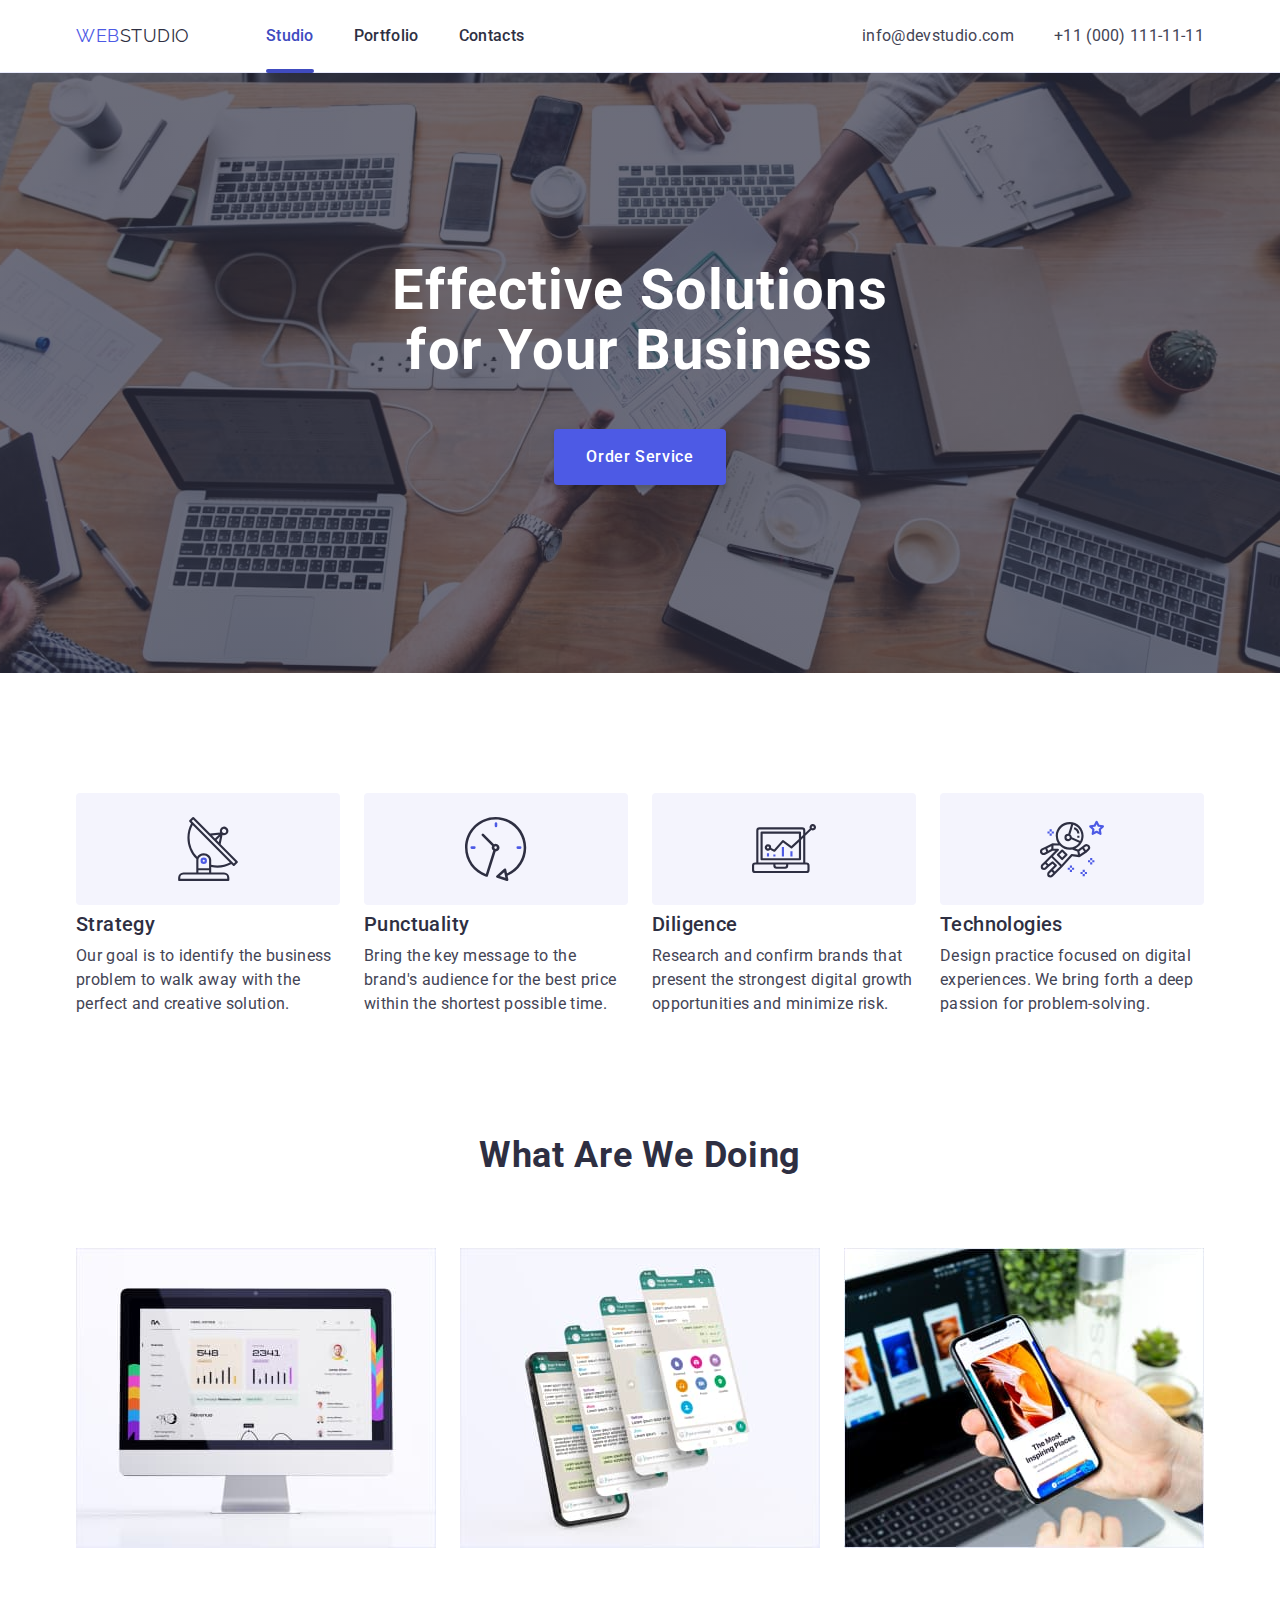
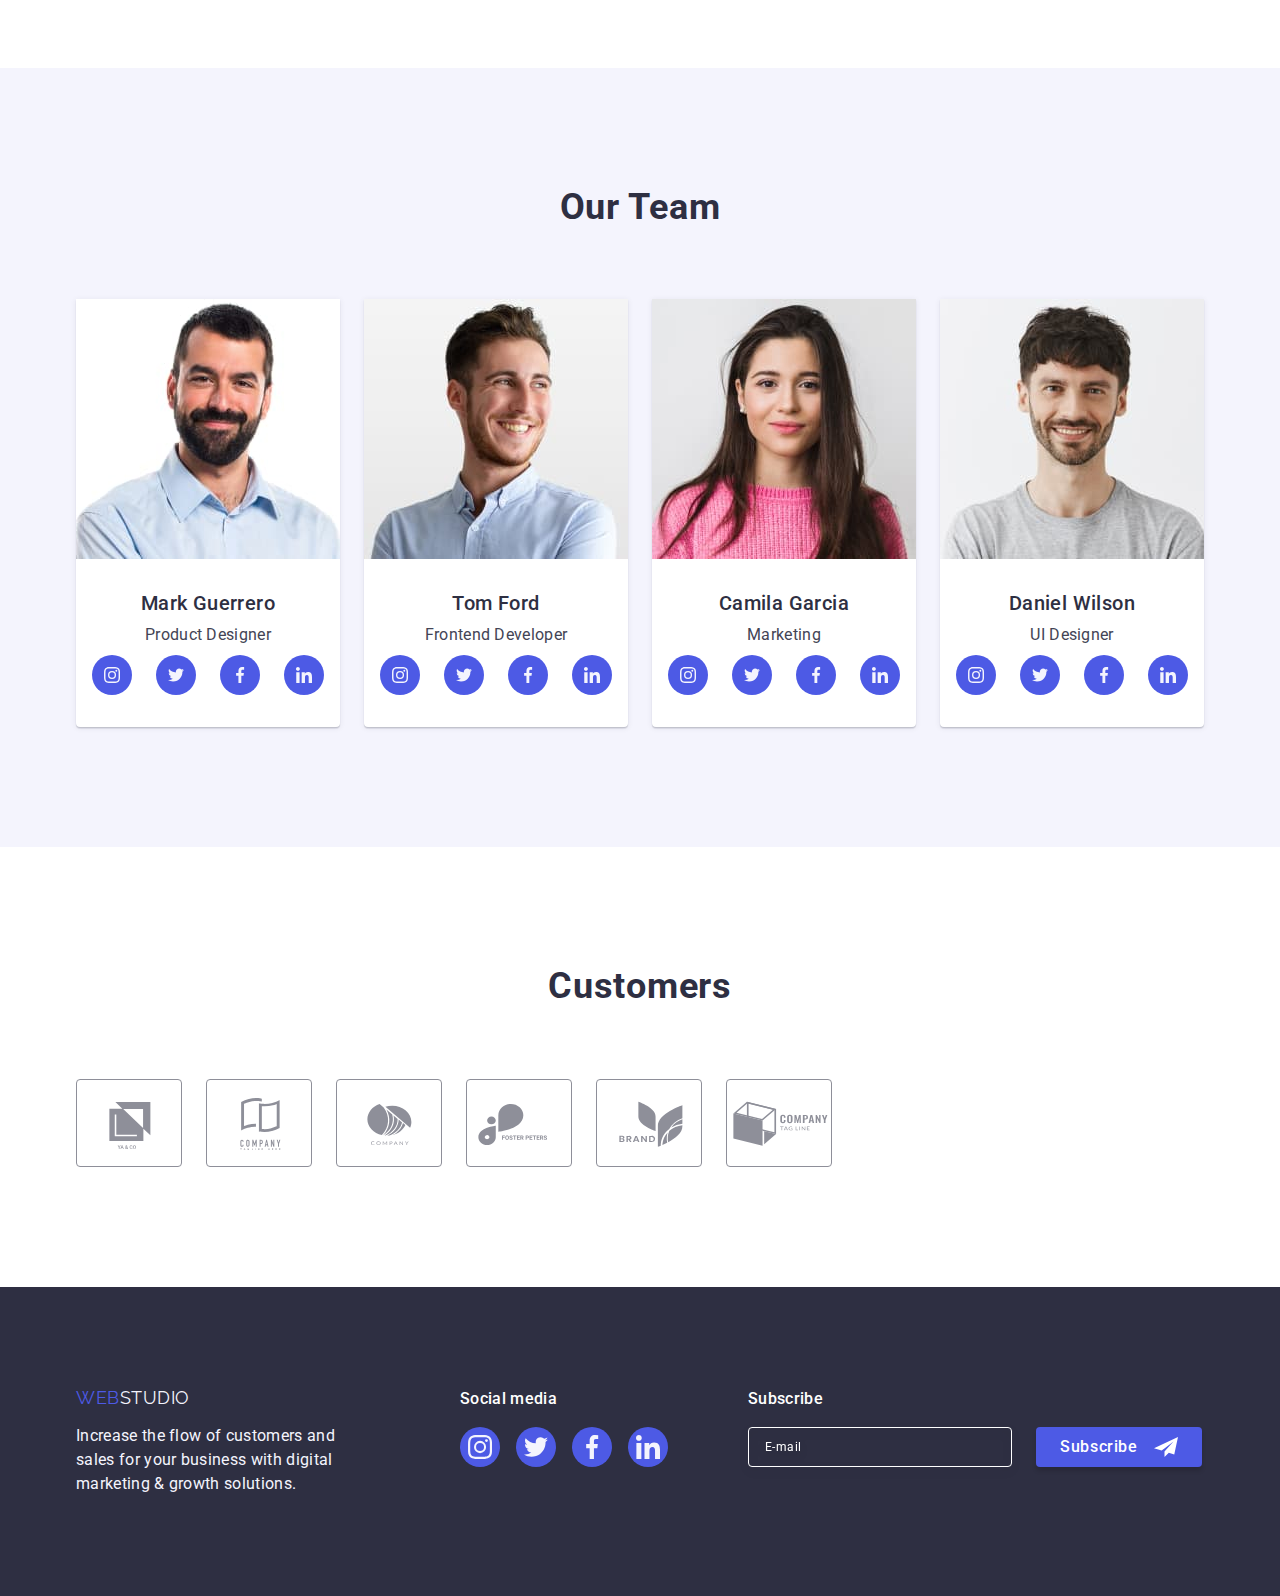
<file: goit-hw-06/index.html>
<!DOCTYPE html>
<html lang="en">

<head>
  <meta charset="UTF-8" />
  <meta http-equiv="X-UA-Compatible" content="IE=edge" />
  <meta name="viewport" content="width=device-width, initial-scale=1.0" />
  <title>Main Page</title>

  <link rel="preconnect" href="https://fonts.googleapis.com">
  <link rel="preconnect" href="https://fonts.gstatic.com" crossorigin>
  <link href="https://fonts.googleapis.com/css2?family=Raleway:wght@800&family=Roboto:wght@400;500;700;900&display=swap"
    rel="stylesheet">

  <link rel="stylesheet" href="https://cdnjs.cloudflare.com/ajax/libs/modern-normalize/0.7.0/modern-normalize.min.css">

  <link rel="stylesheet" href="./css/styles.css">
</head>

<body>
  <!-- Top Line -->
  <header class="header">
    <div class="container nav-header">
      <nav class="nav-header">
        <a href="./index.html" class="logo link">WEB<span class="logo-studio">Studio</span></a>
        <ul class="site-nav list">
          <li class="item"> <a href="./index.html" class="link menu-link current">Studio</a> </li>
          <li class="item"> <a href="./portfolio.html" class="link menu-link">Portfolio</a></li>
          <li class="item"> <a href="" class="link menu-link">Contacts</a></li>
        </ul>
      </nav>
      <address class="address nav-address">
        <ul class="site-nav list">
          <li>
            <a class="contacts link" href="mailto:info@devstudio.com">info@devstudio.com</a>
          </li>
          <li>
            <a class="contacts link" href="tel:+110001111111">+11 (000) 111-11-11</a>
          </li>
        </ul>
      </address>
    </div>
  </header>

  <!--Main Content Hero image -->

  <main>

    <!-- Hero -->
    <section class="hero">
      <div class="container">
        <h1 class="hero-title">Effective Solutions for Your Business</h1>
        <button type="button" class="button button-hero link" data-modal-open>Order Service</button>
      </div>
    </section>

    <!-- Section 1 -->
    <section class="section">
      <div class="container">
        <h2 class="features visually-hidden">Features</h2>
        <ul class="list features-list">

          <li class="features-item">
            <div class="icon">
              <svg class="" width="64" height="64">
                <use href="./images/icons.svg#icon-antenna"></use>
              </svg>
            </div>
            <h3 class="title-features">Strategy</h3>
            <p class="features-text">Our goal is to identify the business problem to walk away with the
              perfect
              and creative solution.
            </p>
          </li>

          <li class="features-item">
            <div class="icon">
              <svg class="" width="64" height="64">
                <use href="./images/icons.svg#icon-clock"></use>
              </svg>
            </div>
            <h3 class="title-features">Punctuality</h3>
            <p class="features-text">Bring the key message to the brand's audience for the best
              price within the shortest possible
              time.</p>
          </li>

          <li class="features-item">
            <div class="icon">
              <svg class="" width="64" height="64">
                <use href="./images/icons.svg#icon-diagram"></use>
              </svg>
            </div>
            <h3 class="title-features">Diligence</h3>
            <p class="features-text">Research and confirm brands that present the strongest digital
              growth opportunities and minimize
              risk.</p>
          </li>

          <li class="features-item">
            <div class="icon">
              <svg class="" width="64" height="64">
                <use href="./images/icons.svg#icon-astronaut"></use>
              </svg>
            </div>
            <h3 class="title-features">Technologies</h3>
            <p class="features-text">Design practice focused on digital experiences. We bring forth
              a deep passion for
              problem-solving.</p>
          </li>
        </ul>
      </div>
    </section>

    <!-- Section 2 -->
    <section class="section aboutus">
      <div class="container">
        <h2 class="title">What are We doing</h2>
        <ul class="list product">
          <li class="list-product">
            <img class="image" src="./images/img-1.jpg" alt="Graphs on the monitor" width="360">
          </li>

          <li class="list-product">
            <img class="image" src="./images/img-2.jpg" alt="Social network on the phone screen" width="360">
          </li>

          <li class="list-product">
            <img class="image" src="./images/img-3.jpg" alt="Applications on the phone and laptop screen" width="360">
          </li>
        </ul>
      </div>
    </section>

    <!-- Section 3 -->
    <section class="section section-team">
      <div class="container">
        <h2 class="title">Our Team</h2>
        <ul class="list list-team">
          <li class="team-item">
            <img class="image" src="./images/photo-mark-guerrero.jpg" alt="Mark Guerrero" width="264">
            <div class="info">
              <h3 class="team-name">Mark Guerrero</h3>
              <p class="team-field">Product Designer</p>
              <ul class="social-list list social">
                <li class="social-item">
                  <a href="#" class="social-item-link link">
                    <svg class="social-svg" width="16" height="16">
                      <use href="./images/icons.svg#icon-instagram"></use>
                    </svg>
                  </a>
                </li>
                <li class="social-item">
                  <a href="#" class="social-item-link link">
                    <svg class="social-svg" width="16" height="16">
                      <use href="./images/icons.svg#icon-twitter"></use>
                    </svg>
                  </a>
                </li>
                <li class="social-item">
                  <a href="#" class="social-item-link link">
                    <svg class="social-svg" width="16" height="16">
                      <use href="./images/icons.svg#icon-facebook"></use>
                    </svg>
                  </a>
                </li>
                <li class="social-item">
                  <a href="#" class="social-item-link link">
                    <svg class="social-svg" width="16" height="16">
                      <use href="./images/icons.svg#icon-linkedin"></use>
                    </svg>
                  </a>
                </li>
              </ul>
            </div>
          </li>

          <li class="team-item">
            <img class="image" src="./images/photo-tom-ford.jpg" alt="Tom Ford" width="264">
            <div class="info">
              <h3 class="team-name">Tom Ford</h3>
              <p class="team-field">Frontend Developer</p>
              <ul class="social-list list social">
                <li class="social-item">
                  <a href="#" class="social-item-link link">
                    <svg class="social-svg" width="16" height="16">
                      <use href="./images/icons.svg#icon-instagram"></use>
                    </svg>
                  </a>
                </li>
                <li class="social-item">
                  <a href="#" class="social-item-link link">
                    <svg class="social-svg" width="16" height="16">
                      <use href="./images/icons.svg#icon-twitter"></use>
                    </svg>
                  </a>
                </li>
                <li class="social-item">
                  <a href="#" class="social-item-link link">
                    <svg class="social-svg" width="16" height="16">
                      <use href="./images/icons.svg#icon-facebook"></use>
                    </svg>
                  </a>
                </li>
                <li class="social-item">
                  <a href="#" class="social-item-link link">
                    <svg class="social-svg" width="16" height="16">
                      <use href="./images/icons.svg#icon-linkedin"></use>
                    </svg>
                  </a>
                </li>
              </ul>
            </div>
          </li>

          <li class="team-item">
            <img class="image" src="./images/photo-camila-garcia.jpg" alt="Camila Garcia" width="264">
            <div class="info">
              <h3 class="team-name">Camila Garcia</h3>
              <p class="team-field">Marketing</p>
              <ul class="social-list list social">
                <li class="social-item">
                  <a href="#" class="social-item-link link">
                    <svg class="social-svg" width="16" height="16">
                      <use href="./images/icons.svg#icon-instagram"></use>
                    </svg>
                  </a>
                </li>
                <li class="social-item">
                  <a href="#" class="social-item-link link">
                    <svg class="social-svg" width="16" height="16">
                      <use href="./images/icons.svg#icon-twitter"></use>
                    </svg>
                  </a>
                </li>
                <li class="social-item">
                  <a href="#" class="social-item-link link">
                    <svg class="social-svg" width="16" height="16">
                      <use href="./images/icons.svg#icon-facebook"></use>
                    </svg>
                  </a>
                </li>
                <li class="social-item">
                  <a href="#" class="social-item-link link">
                    <svg class="social-svg" width="16" height="16">
                      <use href="./images/icons.svg#icon-linkedin"></use>
                    </svg>
                  </a>
                </li>
              </ul>
            </div>
          </li>

          <li class="team-item">
            <img class="image" src="./images/photo-daniel-wilson.jpg" alt="Daniel Wilson" width="264">
            <div class="info">
              <h3 class="team-name">Daniel Wilson</h3>
              <p class="team-field">UI Designer</p>
              <ul class="social-list list social">
                <li class="social-item">
                  <a href="" class="social-item-link link">
                    <svg class="social-svg" width="16" height="16">
                      <use href="./images/icons.svg#icon-instagram"></use>
                    </svg>
                  </a>
                </li>
                <li class="social-item">
                  <a href="" class="social-item-link link">
                    <svg class="social-svg" width="16" height="16">
                      <use href="./images/icons.svg#icon-twitter"></use>
                    </svg>
                  </a>
                </li>
                <li class="social-item">
                  <a href="" class="social-item-link link">
                    <svg class="social-svg" width="16" height="16">
                      <use href="./images/icons.svg#icon-facebook"></use>
                    </svg>
                  </a>
                </li>
                <li class="social-item">
                  <a href="" class="social-item-link link">
                    <svg class="social-svg" width="16" height="16">
                      <use href="./images/icons.svg#icon-linkedin"></use>
                    </svg>
                  </a>
                </li>
              </ul>
            </div>
          </li>
        </ul>
      </div>
    </section>

    <!-- Section 4 -->
    <section class="section">
      <div class="container">
        <h2 class="title">Customers</h2>
        <ul class="client list">
          <li class="client-item">
            <a href="" class="client-link link">
              <svg class="client-svg" width="104" height="56">
                <use href="./images/icons.svg#icon-client-one">
                </use>
              </svg>
            </a>
          </li>
          <li class="client-item">
            <a href="" class="client-link link">
              <svg class="client-svg" width="104" height="56">
                <use href="./images/icons.svg#icon-client-two">
                </use>
              </svg>
            </a>
          </li>
          <li class="client-item">
            <a href="" class="client-link link">
              <svg class="client-svg" width="104" height="56">
                <use href="./images/icons.svg#icon-client-three">
                </use>
              </svg>
            </a>
          </li>
          <li class="client-item">
            <a href="" class="client-link link">
              <svg class="client-svg" width="104" height="56">
                <use href="./images/icons.svg#icon-client-four">
                </use>
              </svg>
            </a>
          </li>
          <li class="client-item">
            <a href="" class="client-link link">
              <svg class="client-svg" width="104" height="56">
                <use href="./images/icons.svg#icon-client-five">
                </use>
              </svg>
            </a>
          </li>
          <li class="client-item">
            <a href="" class="client-link link">
              <svg class="client-svg" width="104" height="56">
                <use href="./images/icons.svg#icon-client-six">
                </use>
              </svg>
            </a>
          </li>
        </ul>

      </div>

    </section>

  </main>

  <!-- Footer -->
  <footer class="footer">
    <div class="container container-footer">
      <div class="container-footer-logo">
        <a href="./index.html" class="logo footer-logo link">WEB<span class="footer-studio">Studio</span></a>
        <p class="footer-text">Increase the flow of customers and sales for your business with digital marketing
          &
          growth solutions.</p>
      </div>

      <div class="container-social">
        <p class="media">Social media</p>
        <ul class="social-list list social-footer-list">
          <li class="social-item">
            <a href="" class="social-item-link social-footer">
              <svg class="social-svg" width="24" height="24">
                <use href="./images/icons.svg#icon-instagram"></use>
              </svg>
            </a>
          </li>
          <li class="social-item">
            <a href="" class="social-item-link social-footer">
              <svg class="social-svg" width="24" height="24">
                <use href="./images/icons.svg#icon-twitter"></use>
              </svg>
            </a>
          </li>
          <li class="social-item">
            <a href="" class="social-item-link social-footer">
              <svg class="social-svg" width="24" height="24">
                <use href="./images/icons.svg#icon-facebook"></use>
              </svg>
            </a>
          </li>
          <li class="social-item">
            <a href="" class="social-item-link social-footer">
              <svg class="social-svg" width="24" height="24">
                <use href="./images/icons.svg#icon-linkedin"></use>
              </svg>
            </a>
          </li>
        </ul>
      </div>

      <div class="container-subscribe">
        <p class="subscribe-text">Subscribe</p>
        <form class="subscribe-form">
          <label class="subscribe-label">
            <input type="email" class="subscribe-input subscribe-placeholder" name="user-email" placeholder="E-mail"
              required>
          </label>
          <button type="submit" class="subscribe-btn button">
            Subscribe
            <svg class="subcribe-icon" width="24" height="24">
              <use href="./images/icons.svg#icon-telegram"></use>
            </svg>
          </button>
        </form>
      </div>

    </div>
  </footer>

  <div class="backdrop is-hidden" data-modal>

    <div class="modal">

      <button type="button" class="modal-btn" data-modal-close>
        <svg class="modal-icon" width="8" height="8">
          <use href="./images/icons.svg#icon-close"></use>
        </svg>
      </button>

      <p class="modal-text">Leave your contacts and we will call you back</p>

      <form class="contact-form">

        <div class="contact-form-group">

          <label for="user-name" class="contact-form-label">
            <span class="label-desc">Name</span>
          </label>

          <div class="contact-form-input-wrapper">

            <input type="text" id="user-name" class="contact-form-input" name="user-name" required
              pattern="[a-zA-Zа-яА-ЯіІїЇєЄґҐ']+">
            <svg class="label-icon" width="18" height="24">
              <use href="./images/icons.svg#icon-person-black"></use>
            </svg>
          </div>
        </div>

        <div class="contact-form-group">
          <label for="user-phone" class="contact-form-label">
            <span class="label-desc lable-text">Phone</span>
          </label>


          <div class="contact-form-input-wrapper">
            <input type="tel" id="user-phone" class="contact-form-input" name="user-phone" required
              pattern="[0-9]{3}-[0-9]{3}-[0-9]{2}-[0-9]{2}" title="xxx-xxx-xx-xx">
            <svg class="label-icon" width="18" height="24">
              <use href="./images/icons.svg#icon-phone-black"></use>
            </svg>
          </div>
        </div>

        <div class="contact-form-group">
          <label for="user-email" class="contact-form-label">
            <span class="label-desc lable-text">Email</span>
          </label>

          <div class="contact-form-input-wrapper">
            <input type="email" id="user-email" class="contact-form-input" name="user-email" required>
            <svg class="label-icon" width="18" height="24">
              <use href="./images/icons.svg#icon-email-black"></use>
            </svg>
          </div>
        </div>

        <div class="contact-form-comment">
          <label for="user-comment" class="contact-form-label">
            Comment
          </label>

          <textarea id="user-comment" class="contact-form-input message" name="user-comment"
            placeholder="Text input"></textarea>

        </div>

        <div class="contact-form-policy">

          <input type="checkbox" id="user-privacy" class="visually-hidden contact-form-checkbox" name="user-privacy"
            value="true" required>

          <label for="user-privacy" class="contact-form-label checkbox">

            <span class="checkbox-policy">
              <svg class="checkbox-icon" width="10" height="8">
                <use href="./images/icons.svg#icon-chechmarck"></use>
              </svg>
            </span>
            I accept the terms and conditions of the&nbsp;
            <a href="" class="privacy-policy-link"> Privacy Policy</a>

          </label>
        </div>

        <button type="submit" class="button contact-form-btn">Send</button>
      </form>

    </div>
  </div>

  <!-- JS -->
  <script src="./js/modal.js"></script>

</body>

</html>
</file>
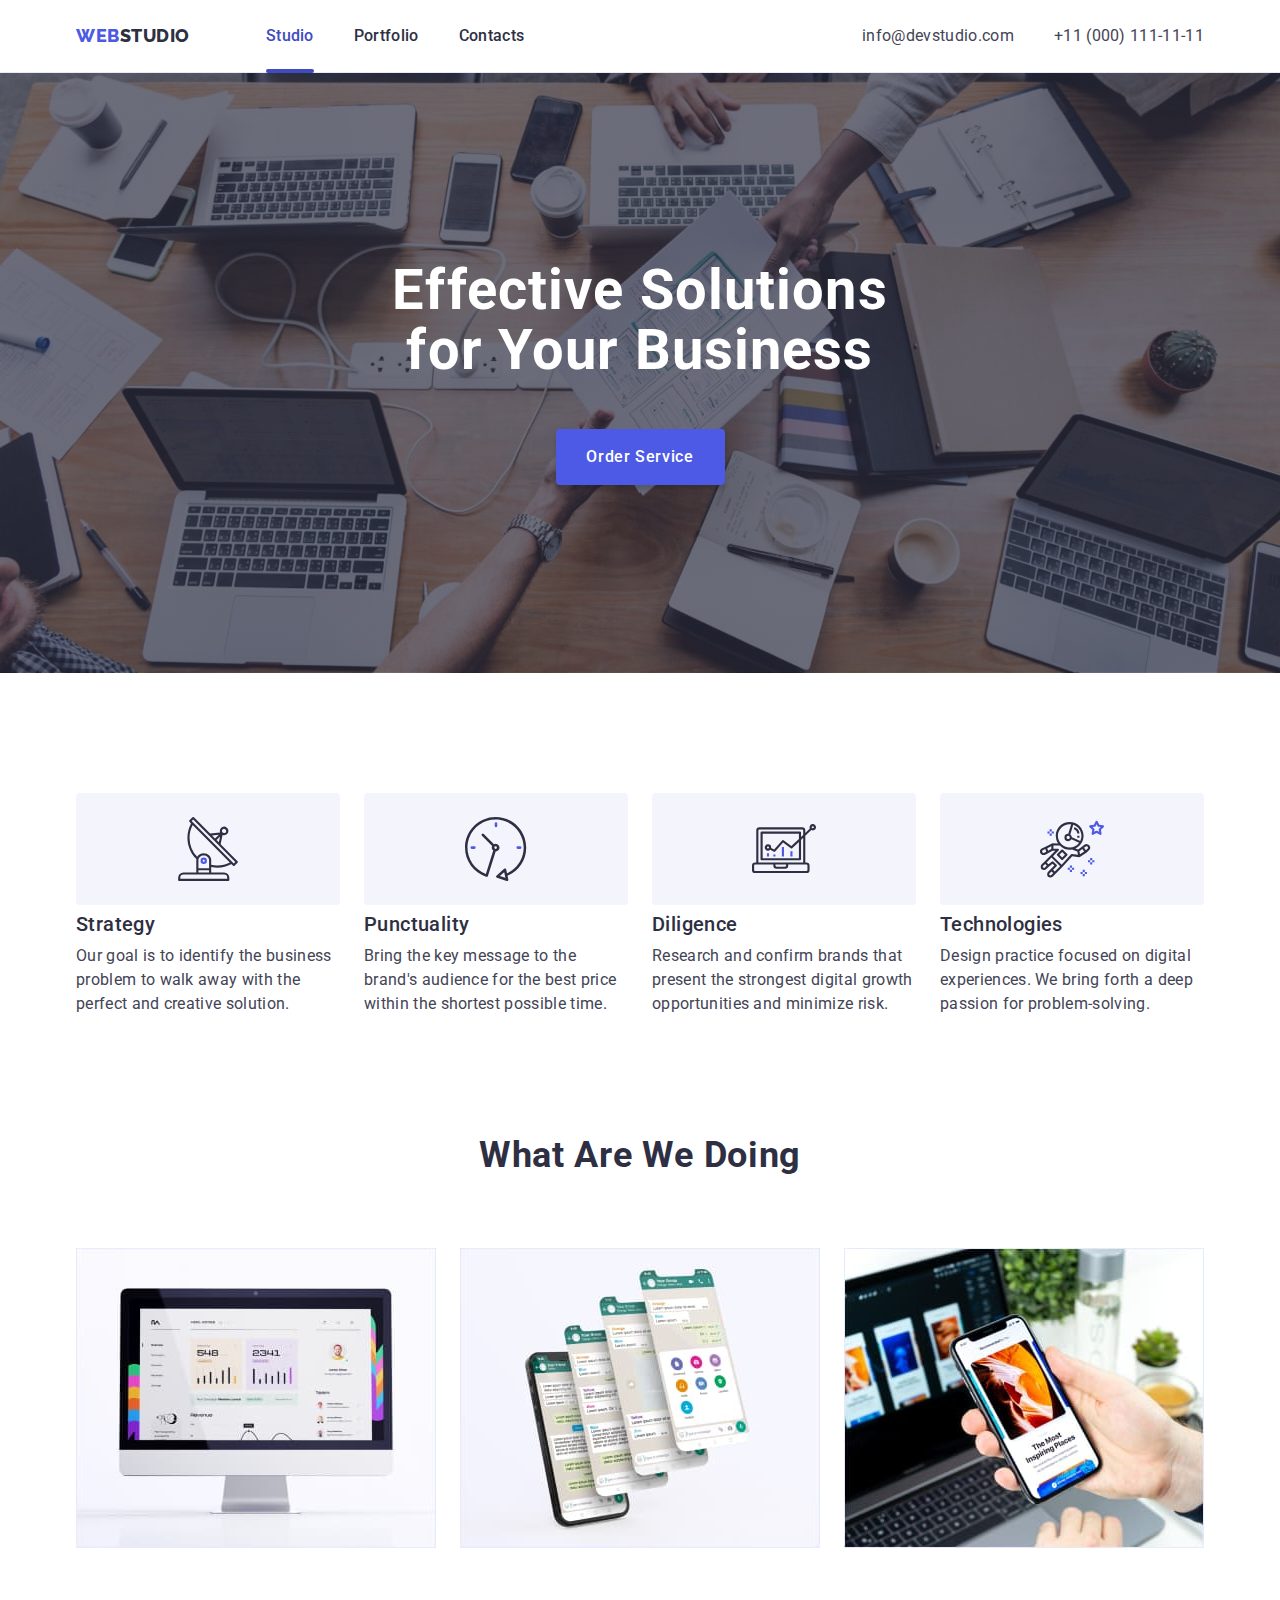
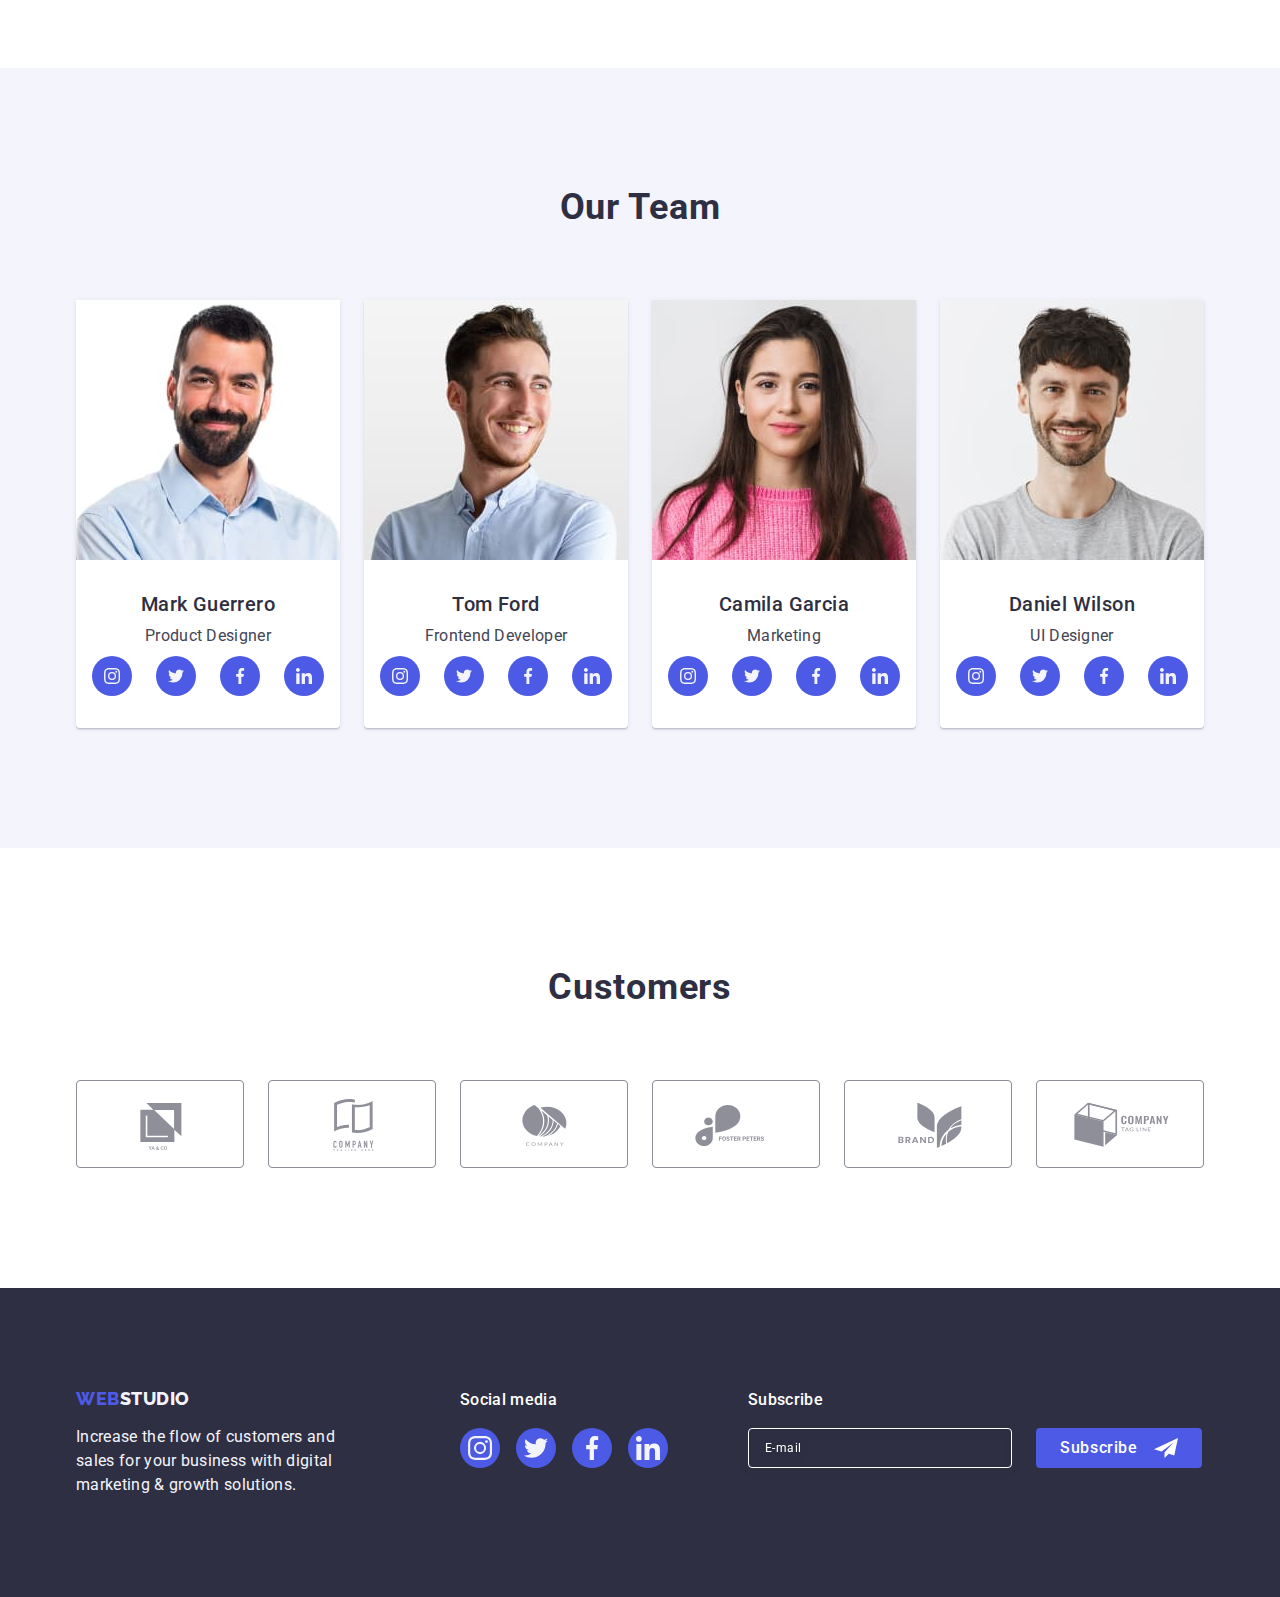
<file: goit-hw-07/index.html>
<!DOCTYPE html>
<html lang="en">

<head>
  <meta charset="UTF-8" />
  <meta http-equiv="X-UA-Compatible" content="IE=edge" />
  <meta name="viewport" content="width=device-width, initial-scale=1.0" />
  <title>Main Page</title>

  <link rel="preconnect" href="https://fonts.googleapis.com">
  <link rel="preconnect" href="https://fonts.gstatic.com" crossorigin>
  <link href="https://fonts.googleapis.com/css2?family=Raleway:wght@800&family=Roboto:wght@400;500;700;900&display=swap"
    rel="stylesheet">

  <link rel="stylesheet" href="https://cdnjs.cloudflare.com/ajax/libs/modern-normalize/0.7.0/modern-normalize.min.css">

  <link rel="stylesheet" href="./css/styles.css">
</head>

<body>
  <!-- Header -->

  <header class="header">
    <div class="container nav-header">
      <nav class="nav">
        <a href="./index.html" class="logo logo-heder link">WEB<span class="logo-studio">Studio</span></a>
        <ul class="site-nav list">
          <li class="item">
            <a href="./index.html" class="link menu-link current">Studio</a>
          </li>
          <li class="item">
            <a href="./portfolio.html" class="link menu-link">Portfolio</a>
          </li>
          <li class="item">
            <a href="" class="link menu-link">Contacts</a>
          </li>
        </ul>
      </nav>

      <button type="button" class="menu-burger-btn js-open-menu" aria-expanded="false">
        <svg class="mobile-menu-open-btn" width="32" height="22">
          <use href="./images/icons.svg#icon-burger"></use>
        </svg>
      </button>

      <address class="address nav-address">
        <ul class="adress-nav list">
          <li>
            <a class="contacts link" href="mailto:info@devstudio.com">info@devstudio.com</a>
          </li>
          <li>
            <a class="contacts link" href="tel:+110001111111">+11 (000) 111-11-11</a>
          </li>
        </ul>
      </address>
    </div>

    <div class="mobile-menu js-menu-container">
      <div class="container mobile-menu-container ">

        <button type="button" class="mobile-btn-close js-close-menu">
          <svg class="mobile-icon" width="8" height="8">
            <use href="./images/icons.svg#icon-close"></use>
          </svg>
        </button>

        <ul class="list mobile-nav-menu">
          <li class="item">
            <a href="./index.html" class="link mobile-menu-link">Studio</a>
          </li>
          <li class="item">
            <a href="./portfolio.html" class="link mobile-menu-link">Portfolio</a>
          </li>
          <li class="item">
            <a href="" class="link mobile-menu-link">Contacts</a>
          </li>
        </ul>

        <div class="mobile-menu-contscts">
          <ul class="list mobile-menu-contacts">
            <li>
              <a class="menu-tel link" href="tel:+110001111111">+11 (000) 111-11-11</a>
            </li>
            <li>
              <a class="menu-email link" href="mailto:info@devstudio.com">info@devstudio.com</a>
            </li>
          </ul>

          <ul class="mobile-social-list list">
            <li class="social-item">
              <a href="" class="social-item-link link">
                <svg class="social-svg" width="16" height="16">
                  <use href="./images/icons.svg#icon-instagram"></use>
                </svg>
              </a>
            </li>
            <li class="social-item">
              <a href="" class="social-item-link link">
                <svg class="social-svg" width="16" height="16">
                  <use href="./images/icons.svg#icon-twitter"></use>
                </svg>
              </a>
            </li>
            <li class="social-item">
              <a href="" class="social-item-link link">
                <svg class="social-svg" width="16" height="16">
                  <use href="./images/icons.svg#icon-facebook"></use>
                </svg>
              </a>
            </li>
            <li class="social-item">
              <a href="" class="social-item-link link">
                <svg class="social-svg" width="16" height="16">
                  <use href="./images/icons.svg#icon-linkedin"></use>
                </svg>
              </a>
            </li>
          </ul>
        </div>
      </div>
    </div>

  </header>

  <!--Main Content Hero image -->

  <main>

    <!-- Hero -->

    <section class="hero">
      <div class="container hero-section">
        <h1 class="hero-title">Effective Solutions for Your Business</h1>
        <button type="button" class="button button-hero link" data-modal-open>Order Service</button>
      </div>
    </section>

    <!-- Section 1 -->

    <section class="section">
      <div class="container">
        <h2 class="features visually-hidden">Features</h2>
        <ul class="list features-list">

          <li class="features-item">
            <div class="icon">
              <svg class="" width="64" height="64">
                <use href="./images/icons.svg#icon-antenna"></use>
              </svg>
            </div>
            <h3 class="title-features">Strategy</h3>
            <p class="features-text">Our goal is to identify the business problem to walk away with the
              perfect
              and creative solution.
            </p>
          </li>

          <li class="features-item">
            <div class="icon">
              <svg class="" width="64" height="64">
                <use href="./images/icons.svg#icon-clock"></use>
              </svg>
            </div>
            <h3 class="title-features">Punctuality</h3>
            <p class="features-text">Bring the key message to the brand's audience for the best
              price within the shortest possible
              time.</p>
          </li>

          <li class="features-item">
            <div class="icon">
              <svg class="" width="64" height="64">
                <use href="./images/icons.svg#icon-diagram"></use>
              </svg>
            </div>
            <h3 class="title-features">Diligence</h3>
            <p class="features-text">Research and confirm brands that present the strongest digital
              growth opportunities and minimize
              risk.</p>
          </li>

          <li class="features-item">
            <div class="icon">
              <svg class="" width="64" height="64">
                <use href="./images/icons.svg#icon-astronaut"></use>
              </svg>
            </div>
            <h3 class="title-features">Technologies</h3>
            <p class="features-text">Design practice focused on digital experiences. We bring forth
              a deep passion for
              problem-solving.</p>
          </li>
        </ul>
      </div>
    </section>

    <!-- Section 2 -->

    <section class="section aboutus">
      <div class="container">
        <h2 class="title">What are We doing</h2>
        <ul class="list product">
          <li class="list-product">
            <img class="image" srcset="./images/desktop@2x/img-1-desk@2x.jpg 2x"
              src="./images/desktop@1x/img-1-desk@1x.jpg" alt="Graphs on the monitor" width="360">
          </li>

          <li class="list-product">
            <img class="image" srcset="./images/desktop@2x/img-2-desk@2x.jpg 2x"
              src="./images/desktop@1x/img-2-desk@1x.jpg" alt="Social network on the phone screen" width="360">
          </li>

          <li class="list-product">
            <img class="image" srcset="./images/desktop@2x/img-3-desk@2x.jpg 2x"
              src="./images/desktop@1x/img-3-desk@1x.jpg" alt="Applications on the phone and laptop screen" width="360">
          </li>
        </ul>
      </div>
    </section>

    <!-- Section 3 -->

    <section class="section section-team">
      <div class="container  container-team">
        <h2 class="title">Our Team</h2>
        <ul class="list list-team">
          <li class="team-item">
            <img class="image" srcset="./images/mobile@2x/photo-mark-guerrero-mb@2x.jpg 2x"
              src="./images/mobile@1x/photo-mark-guerrero-mb@1x.jpg" alt="Mark Guerrero" width="264">
            <div class="info">
              <h3 class="team-name">Mark Guerrero</h3>
              <p class="team-field">Product Designer</p>
              <ul class="social-list list">
                <li class="social-item">
                  <a href="#" class="social-item-link link">
                    <svg class="social-svg" width="16" height="16">
                      <use href="./images/icons.svg#icon-instagram"></use>
                    </svg>
                  </a>
                </li>
                <li class="social-item">
                  <a href="#" class="social-item-link link">
                    <svg class="social-svg" width="16" height="16">
                      <use href="./images/icons.svg#icon-twitter"></use>
                    </svg>
                  </a>
                </li>
                <li class="social-item">
                  <a href="#" class="social-item-link link">
                    <svg class="social-svg" width="16" height="16">
                      <use href="./images/icons.svg#icon-facebook"></use>
                    </svg>
                  </a>
                </li>
                <li class="social-item">
                  <a href="#" class="social-item-link link">
                    <svg class="social-svg" width="16" height="16">
                      <use href="./images/icons.svg#icon-linkedin"></use>
                    </svg>
                  </a>
                </li>
              </ul>
            </div>
          </li>

          <li class="team-item">
            <img class="image" srcset="./images/mobile@2x/photo-tom-ford-mb@2x.jpg 2x"
              src="./images/mobile@1x/photo-tom-ford-mb@1x.jpg" alt="Tom Ford" width="264">
            <div class="info">
              <h3 class="team-name">Tom Ford</h3>
              <p class="team-field">Frontend Developer</p>
              <ul class="social-list list">
                <li class="social-item">
                  <a href="#" class="social-item-link link">
                    <svg class="social-svg" width="16" height="16">
                      <use href="./images/icons.svg#icon-instagram"></use>
                    </svg>
                  </a>
                </li>
                <li class="social-item">
                  <a href="#" class="social-item-link link">
                    <svg class="social-svg" width="16" height="16">
                      <use href="./images/icons.svg#icon-twitter"></use>
                    </svg>
                  </a>
                </li>
                <li class="social-item">
                  <a href="#" class="social-item-link link">
                    <svg class="social-svg" width="16" height="16">
                      <use href="./images/icons.svg#icon-facebook"></use>
                    </svg>
                  </a>
                </li>
                <li class="social-item">
                  <a href="#" class="social-item-link link">
                    <svg class="social-svg" width="16" height="16">
                      <use href="./images/icons.svg#icon-linkedin"></use>
                    </svg>
                  </a>
                </li>
              </ul>
            </div>
          </li>

          <li class="team-item">
            <img class="image" srcset="./images/mobile@2x/photo-camila-garcia-mb@2x.jpg 2x"
              src="./images/mobile@1x/photo-camila-garcia-mb@1x.jpg" alt="Camila Garcia" width="264">
            <div class="info">
              <h3 class="team-name">Camila Garcia</h3>
              <p class="team-field">Marketing</p>
              <ul class="social-list list">
                <li class="social-item">
                  <a href="#" class="social-item-link link">
                    <svg class="social-svg" width="16" height="16">
                      <use href="./images/icons.svg#icon-instagram"></use>
                    </svg>
                  </a>
                </li>
                <li class="social-item">
                  <a href="#" class="social-item-link link">
                    <svg class="social-svg" width="16" height="16">
                      <use href="./images/icons.svg#icon-twitter"></use>
                    </svg>
                  </a>
                </li>
                <li class="social-item">
                  <a href="#" class="social-item-link link">
                    <svg class="social-svg" width="16" height="16">
                      <use href="./images/icons.svg#icon-facebook"></use>
                    </svg>
                  </a>
                </li>
                <li class="social-item">
                  <a href="#" class="social-item-link link">
                    <svg class="social-svg" width="16" height="16">
                      <use href="./images/icons.svg#icon-linkedin"></use>
                    </svg>
                  </a>
                </li>
              </ul>
            </div>
          </li>

          <li class="team-item">
            <img class="image" srcset="./images/mobile@2x/photo-daniel-wilson-mb@2x.jpg 2x"
              src="./images/mobile@1x/photo-daniel-wilson-mb@1x.jpg" alt="Daniel Wilson" width="264">
            <div class="info">
              <h3 class="team-name">Daniel Wilson</h3>
              <p class="team-field">UI Designer</p>
              <ul class="social-list list">
                <li class="social-item">
                  <a href="" class="social-item-link link">
                    <svg class="social-svg" width="16" height="16">
                      <use href="./images/icons.svg#icon-instagram"></use>
                    </svg>
                  </a>
                </li>
                <li class="social-item">
                  <a href="" class="social-item-link link">
                    <svg class="social-svg" width="16" height="16">
                      <use href="./images/icons.svg#icon-twitter"></use>
                    </svg>
                  </a>
                </li>
                <li class="social-item">
                  <a href="" class="social-item-link link">
                    <svg class="social-svg" width="16" height="16">
                      <use href="./images/icons.svg#icon-facebook"></use>
                    </svg>
                  </a>
                </li>
                <li class="social-item">
                  <a href="" class="social-item-link link">
                    <svg class="social-svg" width="16" height="16">
                      <use href="./images/icons.svg#icon-linkedin"></use>
                    </svg>
                  </a>
                </li>
              </ul>
            </div>
          </li>
        </ul>
      </div>
    </section>

    <!-- Section 4 -->

    <section class="section">
      <div class="container container-client">
        <h2 class="title">Customers</h2>
        <ul class="client list">
          <li class="client-item">
            <a href="" class="client-link link">
              <svg class="client-svg" width="104" height="56">
                <use href="./images/icons.svg#icon-client-one">
                </use>
              </svg>
            </a>
          </li>
          <li class="client-item">
            <a href="" class="client-link link">
              <svg class="client-svg" width="104" height="56">
                <use href="./images/icons.svg#icon-client-two">
                </use>
              </svg>
            </a>
          </li>
          <li class="client-item">
            <a href="" class="client-link link">
              <svg class="client-svg" width="104" height="56">
                <use href="./images/icons.svg#icon-client-three">
                </use>
              </svg>
            </a>
          </li>
          <li class="client-item">
            <a href="" class="client-link link">
              <svg class="client-svg" width="104" height="56">
                <use href="./images/icons.svg#icon-client-four">
                </use>
              </svg>
            </a>
          </li>
          <li class="client-item">
            <a href="" class="client-link link">
              <svg class="client-svg" width="104" height="56">
                <use href="./images/icons.svg#icon-client-five">
                </use>
              </svg>
            </a>
          </li>
          <li class="client-item">
            <a href="" class="client-link link">
              <svg class="client-svg" width="104" height="56">
                <use href="./images/icons.svg#icon-client-six">
                </use>
              </svg>
            </a>
          </li>
        </ul>

      </div>

    </section>

  </main>

  <!-- Footer -->

  <footer class="footer section">
    <div class="container container-footer">
      <div class="container-footer-logo">
        <a href="./index.html" class="logo footer-logo link">WEB<span class="footer-studio">Studio</span></a>
        <p class="footer-text">Increase the flow of customers and sales for your business with digital
          marketing
          &
          growth solutions.</p>
      </div>

      <div class="container-social">
        <p class="media">Social media</p>
        <ul class="social-list list social-footer-list">
          <li class="social-item">
            <a href="" class="social-item-link social-footer">
              <svg class="social-svg" width="24" height="24">
                <use href="./images/icons.svg#icon-instagram"></use>
              </svg>
            </a>
          </li>
          <li class="social-item">
            <a href="" class="social-item-link social-footer">
              <svg class="social-svg" width="24" height="24">
                <use href="./images/icons.svg#icon-twitter"></use>
              </svg>
            </a>
          </li>
          <li class="social-item">
            <a href="" class="social-item-link social-footer">
              <svg class="social-svg" width="24" height="24">
                <use href="./images/icons.svg#icon-facebook"></use>
              </svg>
            </a>
          </li>
          <li class="social-item">
            <a href="" class="social-item-link social-footer">
              <svg class="social-svg" width="24" height="24">
                <use href="./images/icons.svg#icon-linkedin"></use>
              </svg>
            </a>
          </li>
        </ul>
      </div>

      <div class="container-subscribe">
        <p class="subscribe-text">Subscribe</p>
        <form class="subscribe-form">
          <label class="subscribe-label">
            <input type="email" class="subscribe-input subscribe-placeholder" name="user-email" placeholder="E-mail"
              required>
          </label>
          <button type="submit" class="subscribe-btn button">
            Subscribe
            <svg class="subcribe-icon" width="24" height="24">
              <use href="./images/icons.svg#icon-telegram"></use>
            </svg>
          </button>
        </form>
      </div>

    </div>

  </footer>

  <div class="backdrop is-hidden" data-modal>

    <div class="modal">

      <button type="button" class="btn-close" data-modal-close>
        <svg class="modal-icon" width="8" height="8">
          <use href="./images/icons.svg#icon-close"></use>
        </svg>
      </button>

      <p class="modal-text">Leave your contacts and we will call you back</p>

      <form class="contact-form">

        <div class="contact-form-group">

          <label for="user-name" class="contact-form-label">
            <span class="label-desc">Name</span>
          </label>

          <div class="contact-form-input-wrapper">

            <input type="text" id="user-name" class="contact-form-input" name="user-name" required
              pattern="[a-zA-Zа-яА-ЯіІїЇєЄґҐ']+">
            <svg class="label-icon" width="18" height="24">
              <use href="./images/icons.svg#icon-person-black"></use>
            </svg>
          </div>
        </div>

        <div class="contact-form-group">
          <label for="user-phone" class="contact-form-label">
            <span class="label-desc lable-text">Phone</span>
          </label>


          <div class="contact-form-input-wrapper">
            <input type="tel" id="user-phone" class="contact-form-input" name="user-phone" required
              pattern="[0-9]{3}-[0-9]{3}-[0-9]{2}-[0-9]{2}" title="xxx-xxx-xx-xx">
            <svg class="label-icon" width="18" height="24">
              <use href="./images/icons.svg#icon-phone-black"></use>
            </svg>
          </div>
        </div>

        <div class="contact-form-group">
          <label for="user-email" class="contact-form-label">
            <span class="label-desc lable-text">Email</span>
          </label>

          <div class="contact-form-input-wrapper">
            <input type="email" id="user-email" class="contact-form-input" name="user-email" required>
            <svg class="label-icon" width="18" height="24">
              <use href="./images/icons.svg#icon-email-black"></use>
            </svg>
          </div>
        </div>

        <div class="contact-form-comment">
          <label for="user-comment" class="contact-form-label">
            Comment
          </label>

          <textarea id="user-comment" class="contact-form-input message" name="user-comment"
            placeholder="Text input"></textarea>

        </div>

        <div class="contact-form-policy">

          <input type="checkbox" id="user-privacy" class="visually-hidden contact-form-checkbox" name="user-privacy"
            value="true" required>

          <label for="user-privacy" class="contact-form-label checkbox">

            <span class="checkbox-policy">
              <svg class="checkbox-icon" width="10" height="8">
                <use href="./images/icons.svg#icon-chechmarck"></use>
              </svg>
            </span>
            I accept the terms and conditions of the&nbsp;
            <a href="" class="privacy-policy-link"> Privacy Policy</a>

          </label>
        </div>

        <button type="submit" class="button contact-form-btn">Send</button>
      </form>

    </div>
  </div>

  <!-- JS -->
  <script src="./js/modal.js"></script>
  <script src="./js/mobile-menu.js"></script>

</body>

</html>
</file>
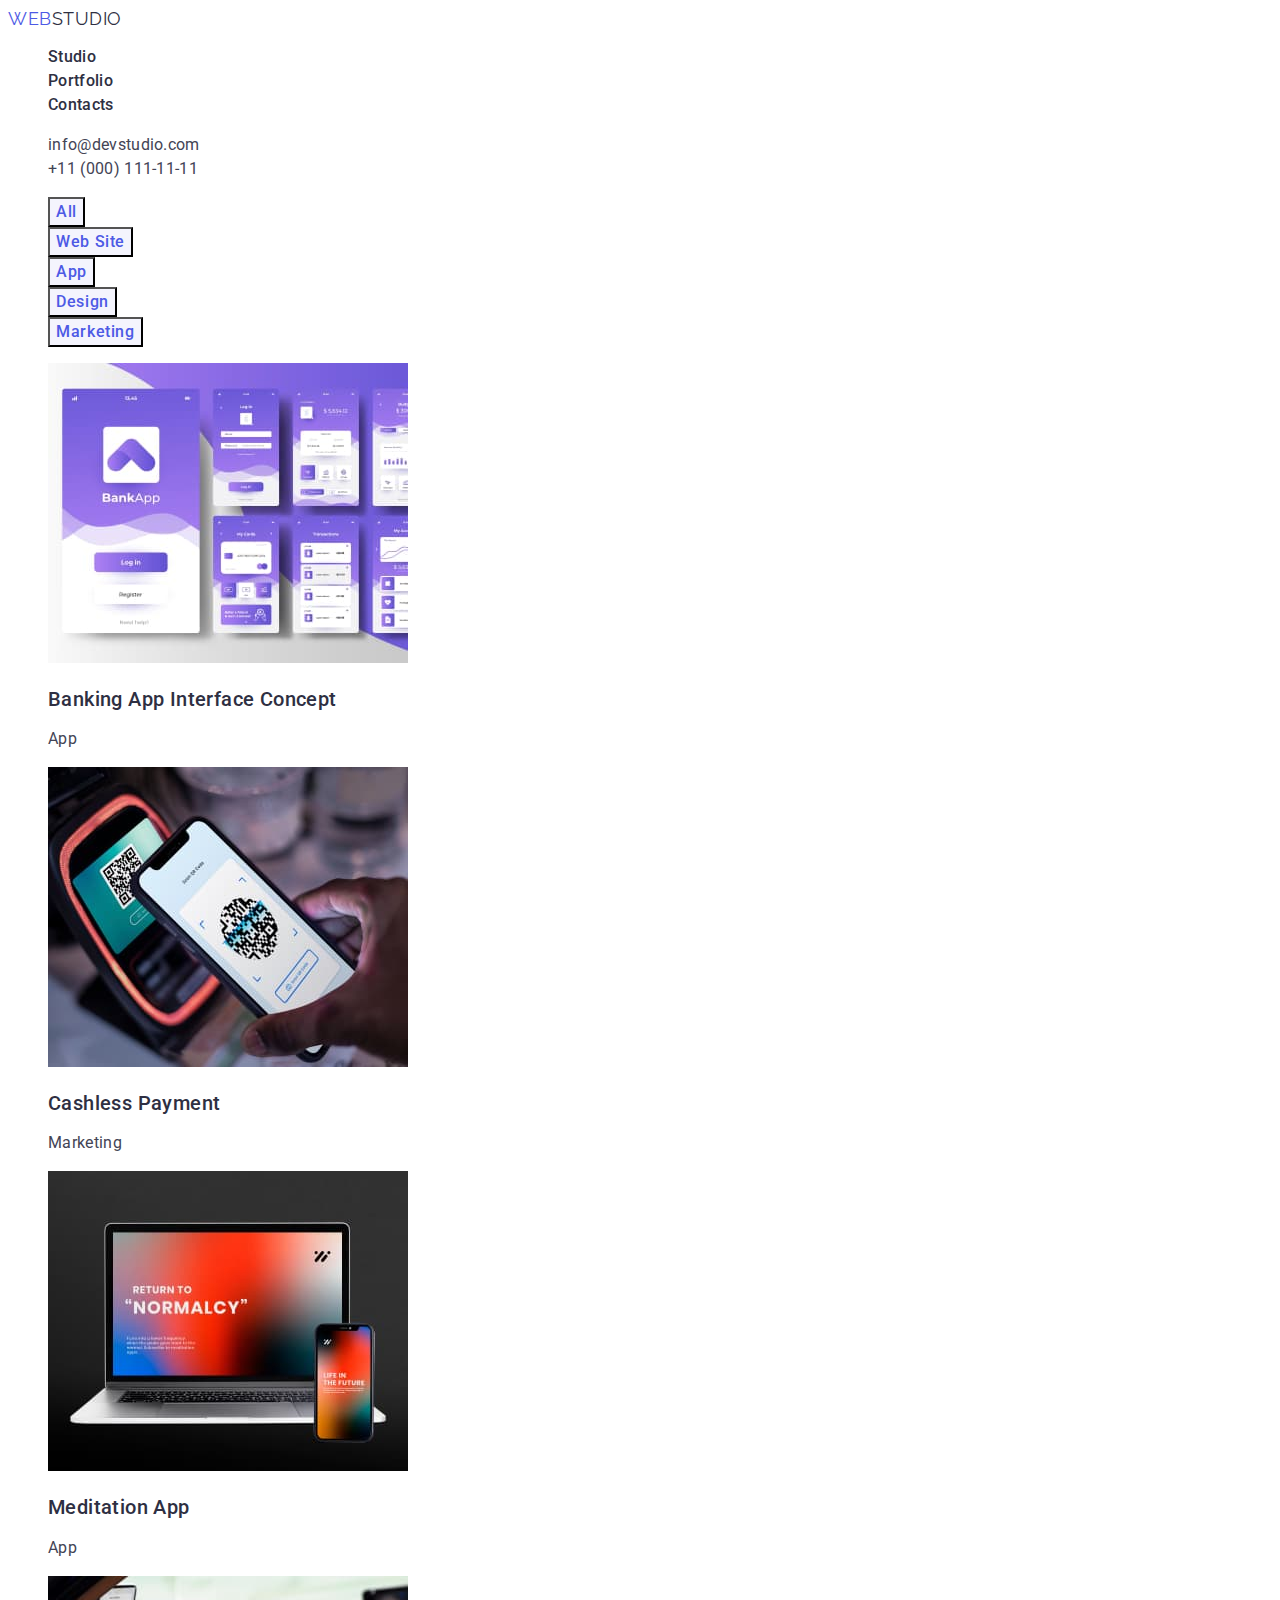
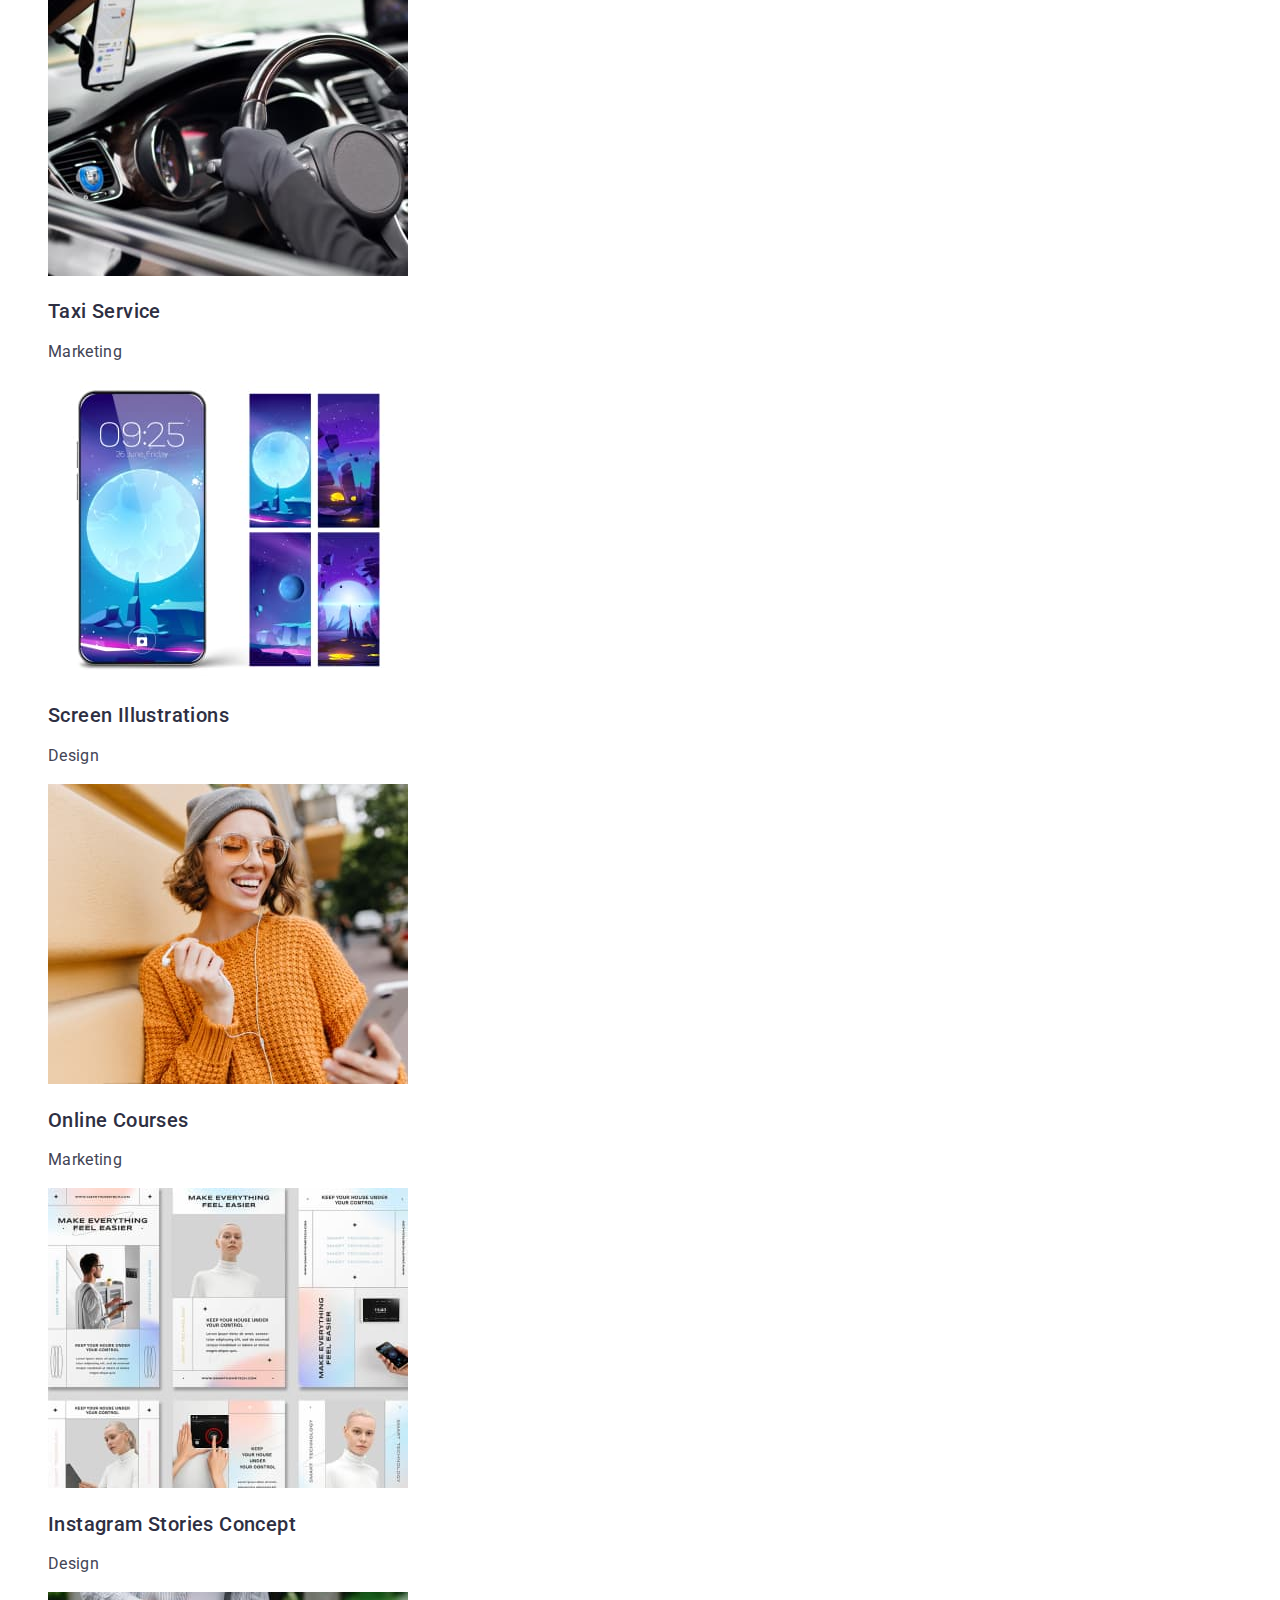
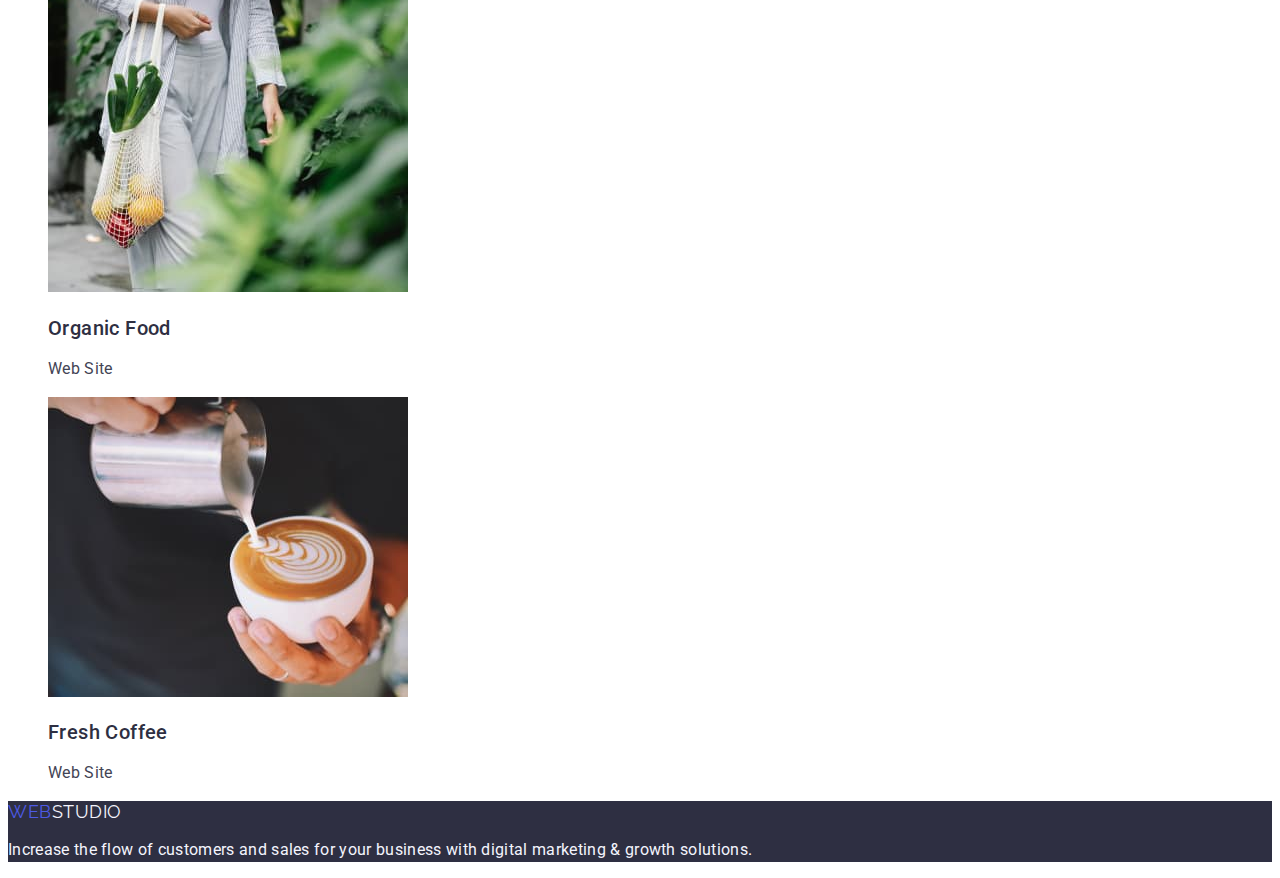
<file: goit-hw-02/portfolio.html>
<!DOCTYPE html>
<html lang="en">

<head>
  <meta charset="UTF-8">
  <meta http-equiv="X-UA-Compatible" content="IE=edge">
  <meta name="viewport" content="width=device-width, initial-scale=1.0">
  <title>Portfolio</title>
  <link rel="stylesheet" href="./css/styles.css">
  <link rel="preconnect" href="https://fonts.googleapis.com">
  <link rel="preconnect" href="https://fonts.gstatic.com" crossorigin>
  <link href="https://fonts.googleapis.com/css2?family=Raleway:wght@800&family=Roboto:wght@400;500;700;900&display=swap"
    rel="stylesheet">
</head>

<body>
  <!-- Top Line -->
  <header>
    <nav>
      <a href="./index.html" class="logo link">WEB<span class="logo-studio">Studio</span></a>
      <ul class="site-nav list">
        <li> <a href="./index.html" class="link">Studio</a> </li>
        <li> <a href="./portfolio.html" class="link">Portfolio</a></li>
        <li> <a href="" class="link">Contacts</a></li>
      </ul>
    </nav>
    <address class="address">
      <ul class="list">
        <li>
          <a class="contacts link" href="mailto:info@devstudio.com">info@devstudio.com</a>
        </li>
        <li>
          <a class="contacts link" href="tel:+110001111111">+11 (000) 111-11-11</a>
        </li>
      </ul>
    </address>

  </header>

  <!-- Main Content Filters-->
  <main>
    <section class="portfolio">
      <h1 hidden>Portfolio</h1>
      <ul class="list">
        <li>
          <button type="button" class="button link">All</button>
        </li>
        <li>
          <button type="button" class="button link">Web Site</button>
        </li>
        <li>
          <button type="button" class="button link">App</button>
        </li>
        <li>
          <button type="button" class="button link">Design</button>
        </li>
        <li>
          <button type="button" class="button link">Marketing</button>
        </li>
      </ul>

      <ul class="list">
        <li>
          <a href="" class="link">
            <img src="./images/img-4.jpg" alt="Banking App Interface Concept" width="360">
            <h2 class="portfolio-caption">Banking App Interface Concept</h2>
            <p class="portfolio-text">App</p>
          </a>
        </li>
        <li>
          <a href="" class="link">
            <img src="./images/img-5.jpg" alt="Cashless Payment" width="360">
            <h2 class="portfolio-caption">Cashless Payment</h2>
            <p class="portfolio-text">Marketing</p>
          </a>
        </li>
        <li>
          <a href="" class="link">
            <img src="./images/img-6.jpg" alt="Meditation App" width="360">
            <h2 class="portfolio-caption">Meditation App</h2>
            <p class="portfolio-text">App</p>
          </a>
        </li>
        <li>
          <a href="" class="link">
            <img src="./images/img-7.jpg" alt="Taxi Service" width="360">
            <h2 class="portfolio-caption">Taxi Service</h2>
            <p class="portfolio-text">Marketing</p>
          </a>
        </li>
        <li>
          <a href="" class="link">
            <img src="./images/img-8.jpg" alt="Screen Illustrations" width="360">
            <h2 class="portfolio-caption">Screen Illustrations</h2>
            <p class="portfolio-text">Design</p>
          </a>
        </li>
        <li>
          <a href="" class="link">
            <img src="./images/img-9.jpg" alt="Online Courses" width="360">
            <h2 class="portfolio-caption">Online Courses</h2>
            <p class="portfolio-text">Marketing</p>
          </a>
        </li>
        <li>
          <a href="" class="link">
            <img src="./images/img-10.jpg" alt="Instagram Stories Concept" width="360">
            <h2 class="portfolio-caption">Instagram Stories Concept</h2>
            <p class="portfolio-text">Design</p>
          </a>
        </li>
        <li>
          <a href="" class="link">
            <img src="./images/img-11.jpg" alt="Organic Food" width="360">
            <h2 class="portfolio-caption">Organic Food</h2>
            <p class="portfolio-text">Web Site</p>
          </a>
        </li>
        <li>
          <a href="" class="link">
            <img src="./images/img-12.jpg" alt="Fresh Coffee" width="360">
            <h2 class="portfolio-caption">Fresh Coffee</h2>
            <p class="portfolio-text">Web Site</p>
          </a>
        </li>
      </ul>
    </section>

  </main>


  <!-- Footer -->
  <footer class="footer">
    <a href="./index.html" class="logo link">WEB<span class="footer-studio">Studio</span></a>
    <p class="footer-text">Increase the flow of customers and sales for your business with digital marketing &
      growth solutions.</p>
  </footer>

</body>

</html>
</file>
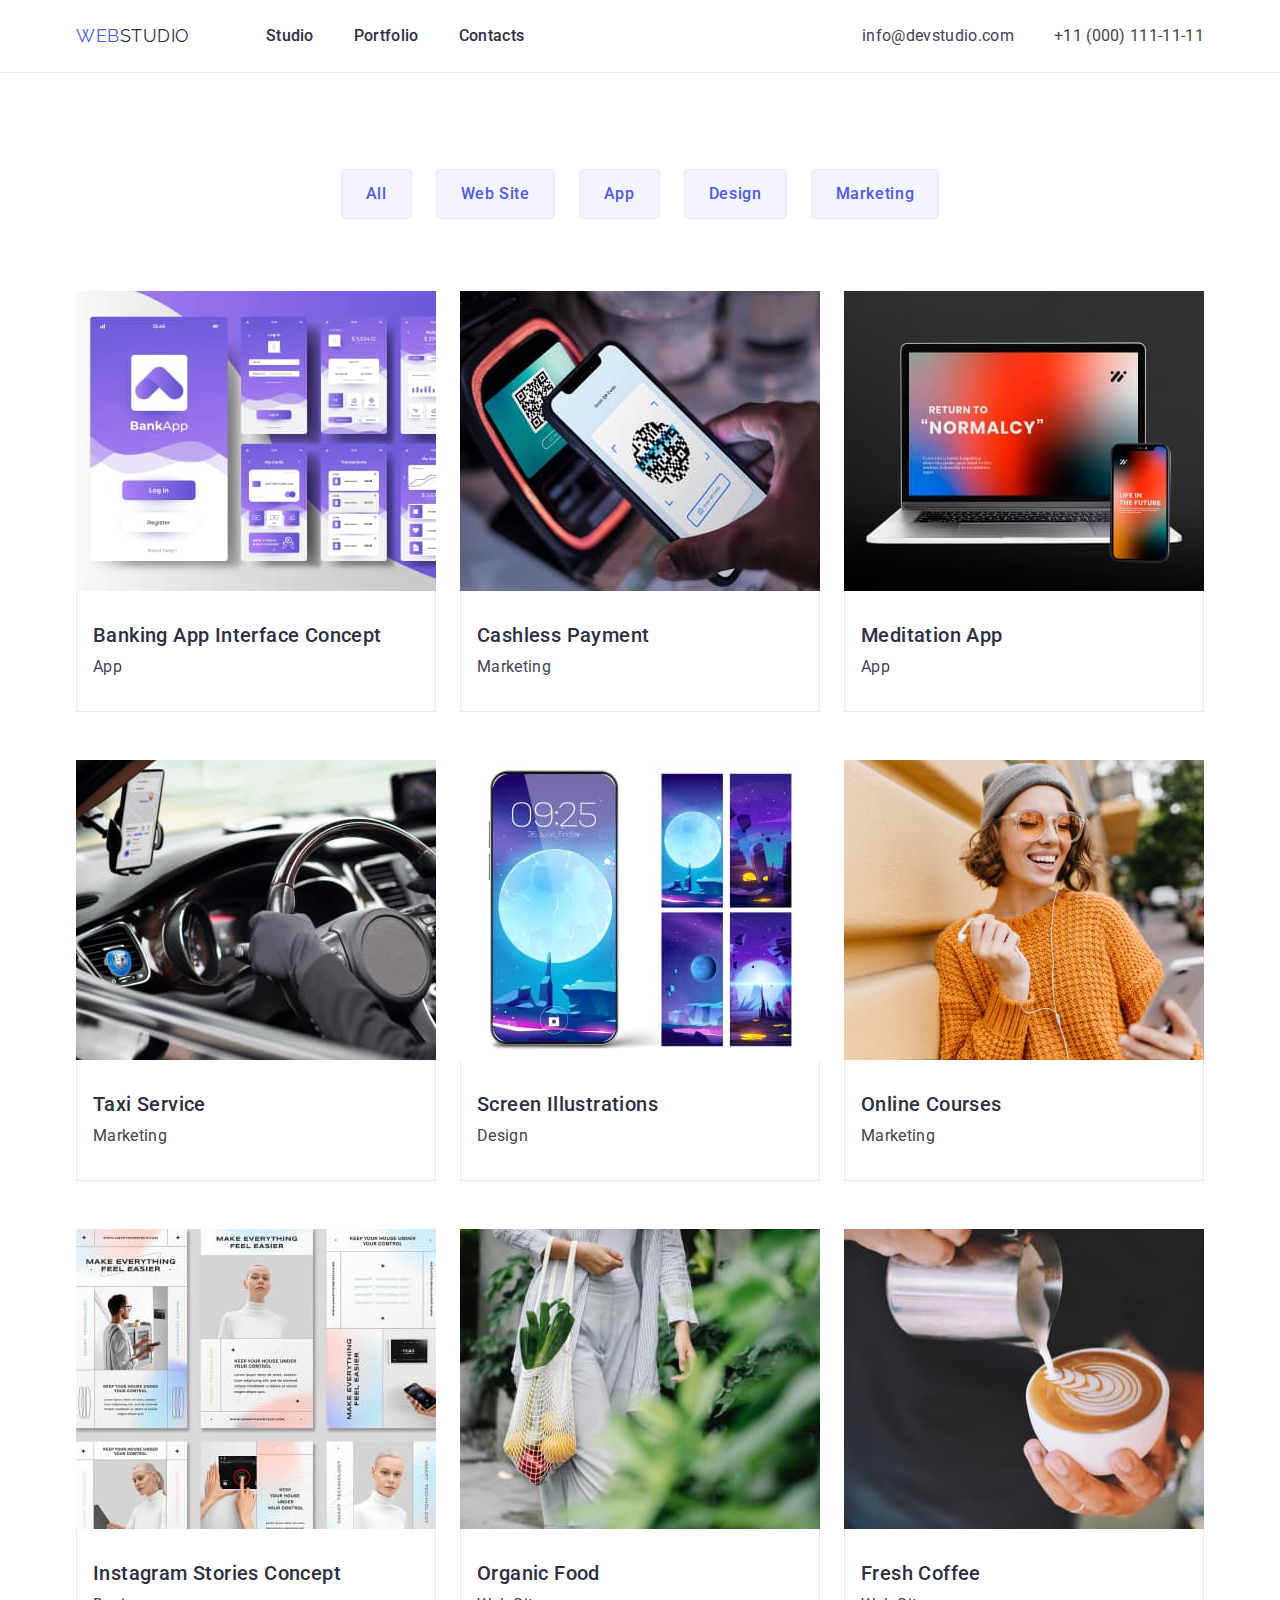
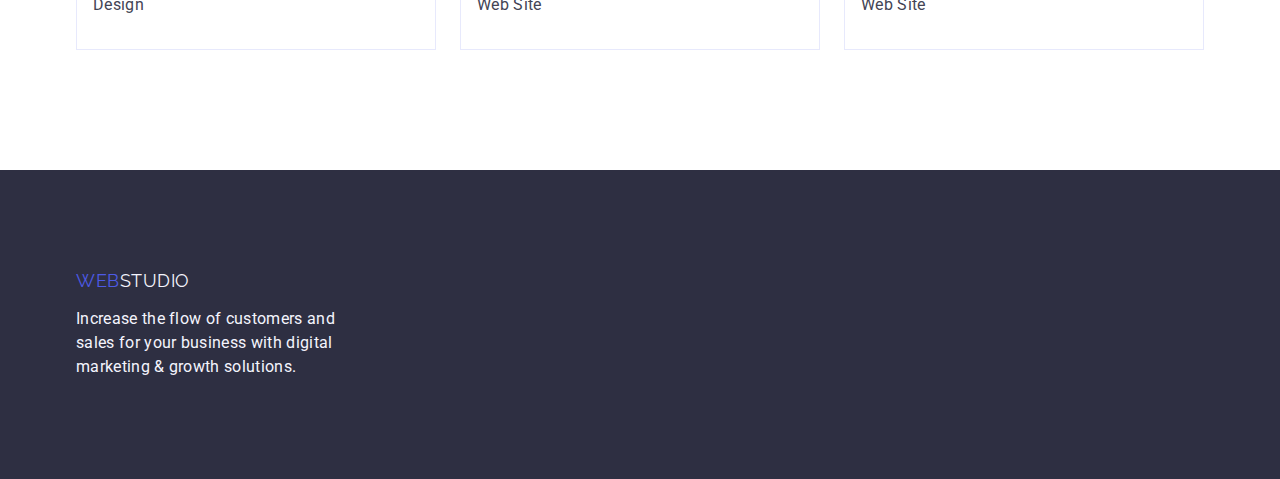
<file: goit-hw-03/portfolio.html>
<!DOCTYPE html>
<html lang="en">

<head>
  <meta charset="UTF-8">
  <meta http-equiv="X-UA-Compatible" content="IE=edge">
  <meta name="viewport" content="width=device-width, initial-scale=1.0">
  <title>Portfolio</title>

  <link rel="preconnect" href="https://fonts.googleapis.com">
  <link rel="preconnect" href="https://fonts.gstatic.com" crossorigin>
  <link href="https://fonts.googleapis.com/css2?family=Raleway:wght@800&family=Roboto:wght@400;500;700;900&display=swap"
    rel="stylesheet">

  <link rel="stylesheet" href="https://cdnjs.cloudflare.com/ajax/libs/modern-normalize/0.7.0/modern-normalize.min.css">


  <link rel="stylesheet" href="./css/styles.css">
</head>

<body>
  <!-- Top Line -->
  <header class="header">
    <div class="container nav-header">
      <nav class="nav-header">
        <a href="./index.html" class="logo link">WEB<span class="logo-studio">Studio</span></a>
        <ul class="site-nav list">
          <li class="item"> <a href="./index.html" class="link">Studio</a> </li>
          <li class="item"> <a href="./portfolio.html" class="link">Portfolio</a></li>
          <li class="item"> <a href="" class="link">Contacts</a></li>
        </ul>
      </nav>
      <address class="address nav-address">
        <ul class="site-nav list">
          <li>
            <a class="contacts link" href="mailto:info@devstudio.com">info@devstudio.com</a>
          </li>
          <li>
            <a class="contacts link" href="tel:+110001111111">+11 (000) 111-11-11</a>
          </li>
        </ul>
      </address>
    </div>
  </header>

  <!-- Main Content Filters-->
  <main>
    <section class="portfolio">
      <div class="container">
        <h1 hidden>Portfolio</h1>
        <ul class="list list-button">
          <li>
            <button type="button" class="button link">All</button>
          </li>

          <li>
            <button type="button" class="button link">Web Site</button>
          </li>

          <li>
            <button type="button" class="button link">App</button>
          </li>

          <li>
            <button type="button" class="button link">Design</button>
          </li>

          <li>
            <button type="button" class="button link">Marketing</button>
          </li>
        </ul>

        <ul class="list potfolio-list">
          <li class="portfolio-item">
            <a href="" class="link">
              <img class="image" src="./images/img-4.jpg" alt="Banking App Interface Concept" width="360">
              <div class="portfolio-info">
                <h2 class="portfolio-caption">Banking App Interface Concept</h2>
                <p class="portfolio-text">App</p>
              </div>
            </a>
          </li>

          <li class="portfolio-item">
            <a href="" class="link">
              <img class="image" src="./images/img-5.jpg" alt="Cashless Payment" width="360">
              <div class="portfolio-info">
                <h2 class="portfolio-caption">Cashless Payment</h2>
                <p class="portfolio-text">Marketing</p>
              </div>
            </a>
          </li>

          <li class="portfolio-item">
            <a href="" class="link">
              <img class="image" src="./images/img-6.jpg" alt="Meditation App" width="360">
              <div class="portfolio-info">
                <h2 class="portfolio-caption">Meditation App</h2>
                <p class="portfolio-text">App</p>
              </div>
            </a>
          </li>

          <li class="portfolio-item">
            <a href="" class="link">
              <img class="image" src="./images/img-7.jpg" alt="Taxi Service" width="360">
              <div class="portfolio-info">
                <h2 class="portfolio-caption">Taxi Service</h2>
                <p class="portfolio-text">Marketing</p>
              </div>
            </a>
          </li>

          <li class="portfolio-item">
            <a href="" class="link">
              <img class="image" src="./images/img-8.jpg" alt="Screen Illustrations" width="360">
              <div class="portfolio-info">
                <h2 class="portfolio-caption">Screen Illustrations</h2>
                <p class="portfolio-text">Design</p>
              </div>
            </a>
          </li>

          <li class="portfolio-item">
            <a href="" class="link">
              <img class="image" src="./images/img-9.jpg" alt="Online Courses" width="360">
              <div class="portfolio-info">
                <h2 class="portfolio-caption">Online Courses</h2>
                <p class="portfolio-text">Marketing</p>
              </div>
            </a>
          </li>

          <li class="portfolio-item">
            <a href="" class="link">
              <img class="image" src="./images/img-10.jpg" alt="Instagram Stories Concept" width="360">
              <div class="portfolio-info">
                <h2 class="portfolio-caption">Instagram Stories Concept</h2>
                <p class="portfolio-text">Design</p>
              </div>
            </a>
          </li>

          <li class="portfolio-item">
            <a href="" class="link">
              <img class="image" src="./images/img-11.jpg" alt="Organic Food" width="360">
              <div class="portfolio-info">
                <h2 class="portfolio-caption">Organic Food</h2>
                <p class="portfolio-text">Web Site</p>
              </div>
            </a>
          </li>

          <li class="portfolio-item">
            <a href="" class="link">
              <img class="image" src="./images/img-12.jpg" alt="Fresh Coffee" width="360">
              <div class="portfolio-info">
                <h2 class="portfolio-caption">Fresh Coffee</h2>
                <p class="portfolio-text">Web Site</p>
              </div>
            </a>
          </li>
        </ul>
      </div>
    </section>

  </main>


  <!-- Footer -->
  <footer class="footer">
    <div class="container">
      <a href="./index.html" class="logo footer-logo link">WEB<span class="footer-studio">Studio</span></a>
      <p class="footer-text">Increase the flow of customers and sales for your business with digital marketing &
        growth solutions.</p>
    </div>
  </footer>

</body>

</html>
</file>
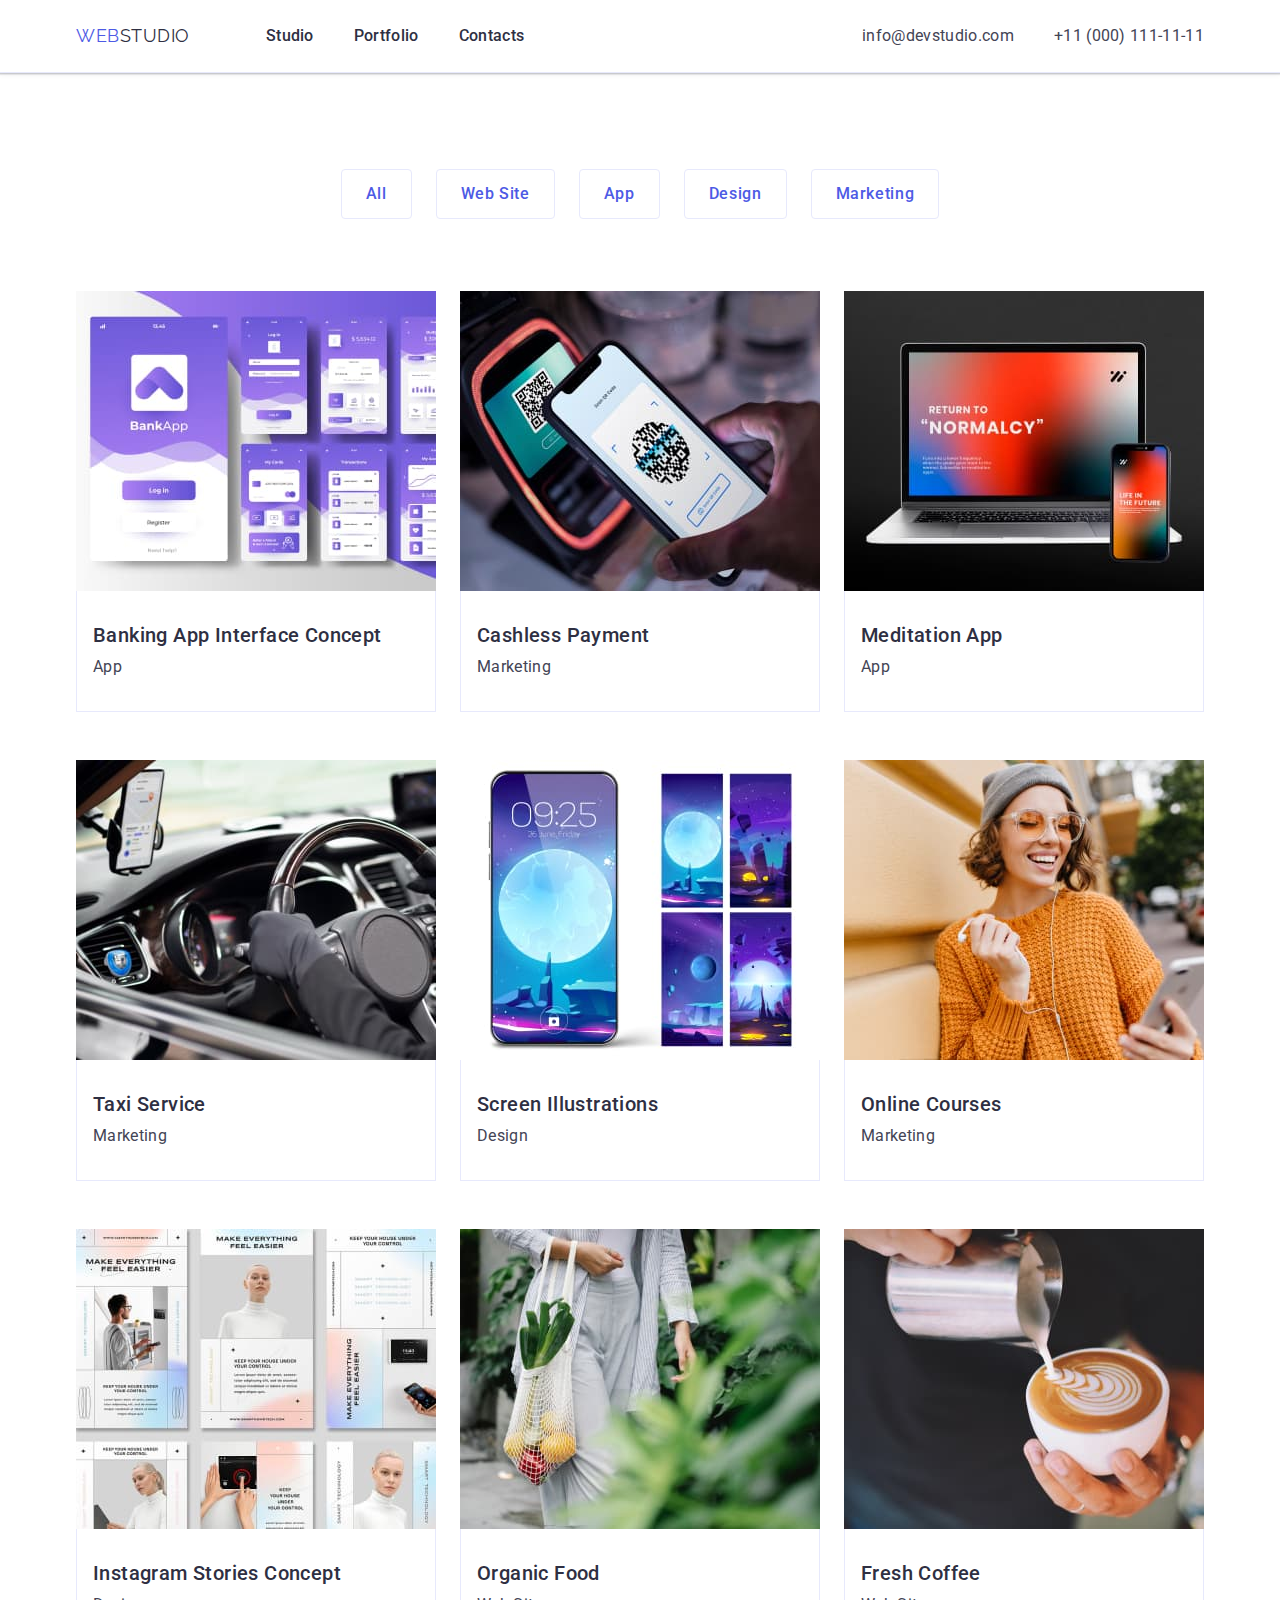
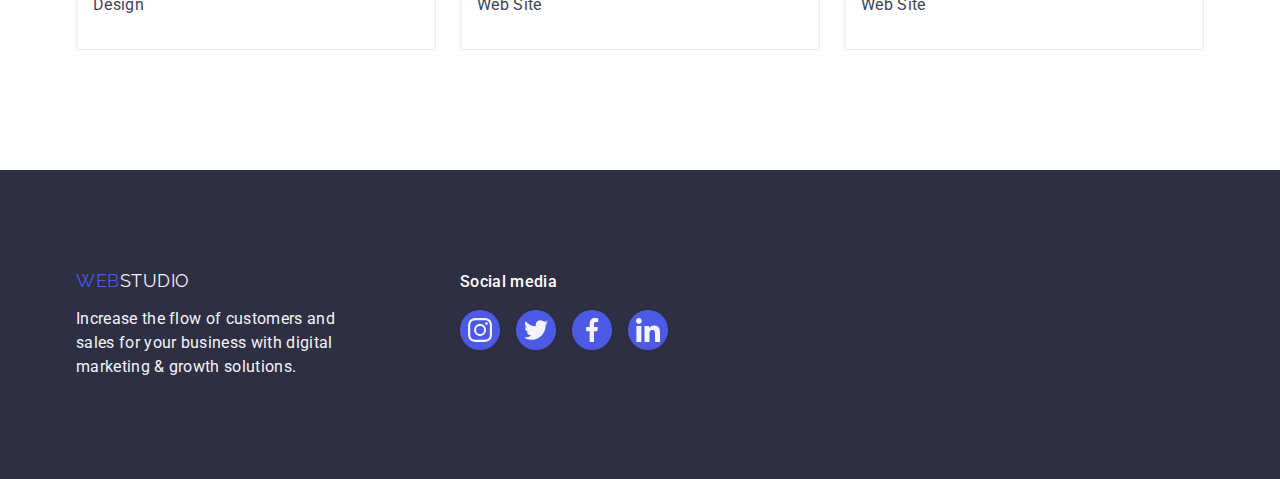
<file: goit-hw-04/portfolio.html>
<!DOCTYPE html>
<html lang="en">

<head>
  <meta charset="UTF-8">
  <meta http-equiv="X-UA-Compatible" content="IE=edge">
  <meta name="viewport" content="width=device-width, initial-scale=1.0">
  <title>Portfolio</title>

  <link rel="preconnect" href="https://fonts.googleapis.com">
  <link rel="preconnect" href="https://fonts.gstatic.com" crossorigin>
  <link href="https://fonts.googleapis.com/css2?family=Raleway:wght@800&family=Roboto:wght@400;500;700;900&display=swap"
    rel="stylesheet">

  <link rel="stylesheet" href="https://cdnjs.cloudflare.com/ajax/libs/modern-normalize/0.7.0/modern-normalize.min.css">


  <link rel="stylesheet" href="./css/styles.css">
</head>

<body>
  <!-- Top Line -->
  <header class="header">
    <div class="container nav-header">
      <nav class="nav-header">
        <a href="./index.html" class="logo link">WEB<span class="logo-studio">Studio</span></a>
        <ul class="site-nav list">
          <li class="item"> <a href="./index.html" class="link">Studio</a> </li>
          <li class="item"> <a href="./portfolio.html" class="link">Portfolio</a></li>
          <li class="item"> <a href="" class="link">Contacts</a></li>
        </ul>
      </nav>
      <address class="address nav-address">
        <ul class="site-nav list">
          <li>
            <a class="contacts link" href="mailto:info@devstudio.com">info@devstudio.com</a>
          </li>
          <li>
            <a class="contacts link" href="tel:+110001111111">+11 (000) 111-11-11</a>
          </li>
        </ul>
      </address>
    </div>
  </header>

  <!-- Main Content Filters-->
  <main>
    <section class="portfolio">
      <div class="container">
        <h1 hidden>Portfolio</h1>
        <ul class="list list-button">
          <li>
            <button type="button" class="button link">All</button>
          </li>

          <li>
            <button type="button" class="button link">Web Site</button>
          </li>

          <li>
            <button type="button" class="button link">App</button>
          </li>

          <li>
            <button type="button" class="button link">Design</button>
          </li>

          <li>
            <button type="button" class="button link">Marketing</button>
          </li>
        </ul>

        <ul class="list potfolio-list">
          <li class="portfolio-item">
            <a href="" class="photo-link link">
              <img class="image" src="./images/img-4.jpg" alt="Banking App Interface Concept" width="360">
              <div class="portfolio-info">
                <h2 class="portfolio-caption">Banking App Interface Concept</h2>
                <p class="portfolio-text">App</p>
              </div>
            </a>
          </li>

          <li class="portfolio-item">
            <a href="" class="photo-link link">
              <img class="image" src="./images/img-5.jpg" alt="Cashless Payment" width="360">
              <div class="portfolio-info">
                <h2 class="portfolio-caption">Cashless Payment</h2>
                <p class="portfolio-text">Marketing</p>
              </div>
            </a>
          </li>

          <li class="portfolio-item">
            <a href="" class="photo-link link">
              <img class="image" src="./images/img-6.jpg" alt="Meditation App" width="360">
              <div class="portfolio-info">
                <h2 class="portfolio-caption">Meditation App</h2>
                <p class="portfolio-text">App</p>
              </div>
            </a>
          </li>

          <li class="portfolio-item">
            <a href="" class="photo-link link">
              <img class="image" src="./images/img-7.jpg" alt="Taxi Service" width="360">
              <div class="portfolio-info">
                <h2 class="portfolio-caption">Taxi Service</h2>
                <p class="portfolio-text">Marketing</p>
              </div>
            </a>
          </li>

          <li class="portfolio-item">
            <a href="" class="photo-link link">
              <img class="image" src="./images/img-8.jpg" alt="Screen Illustrations" width="360">
              <div class="portfolio-info">
                <h2 class="portfolio-caption">Screen Illustrations</h2>
                <p class="portfolio-text">Design</p>
              </div>
            </a>
          </li>

          <li class="portfolio-item">
            <a href="" class="photo-link link">
              <img class="image" src="./images/img-9.jpg" alt="Online Courses" width="360">
              <div class="portfolio-info">
                <h2 class="portfolio-caption">Online Courses</h2>
                <p class="portfolio-text">Marketing</p>
              </div>
            </a>
          </li>

          <li class="portfolio-item">
            <a href="" class="photo-link link">
              <img class="image" src="./images/img-10.jpg" alt="Instagram Stories Concept" width="360">
              <div class="portfolio-info">
                <h2 class="portfolio-caption">Instagram Stories Concept</h2>
                <p class="portfolio-text">Design</p>
              </div>
            </a>
          </li>

          <li class="portfolio-item">
            <a href="" class="photo-link link">
              <img class="image" src="./images/img-11.jpg" alt="Organic Food" width="360">
              <div class="portfolio-info">
                <h2 class="portfolio-caption">Organic Food</h2>
                <p class="portfolio-text">Web Site</p>
              </div>
            </a>
          </li>

          <li class="portfolio-item">
            <a href="" class="photo-link link">
              <img class="image" src="./images/img-12.jpg" alt="Fresh Coffee" width="360">
              <div class="portfolio-info">
                <h2 class="portfolio-caption">Fresh Coffee</h2>
                <p class="portfolio-text">Web Site</p>
              </div>
            </a>
          </li>
        </ul>
      </div>
    </section>

  </main>


  <!-- Footer -->
  <footer class="footer">
    <div class="container container-footer">
      <div class="container-footer-logo">
        <a href="./index.html" class="logo footer-logo link">WEB<span class="footer-studio">Studio</span></a>
        <p class="footer-text">Increase the flow of customers and sales for your business with digital marketing
          &
          growth solutions.</p>
      </div>

      <div class="container-social">
        <p class="media">Social media</p>
        <ul class="social-list list social-footer-list">
          <li class="social-item">
            <a href="" class="social-item-link social-footer">
              <svg class="social-svg" width="24" height="24">
                <use href="./images/icons.svg#icon-instagram"></use>
              </svg>
            </a>
          </li>
          <li class="social-item">
            <a href="" class="social-item-link social-footer">
              <svg class="social-svg" width="24" height="24">
                <use href="./images/icons.svg#icon-twitter"></use>
              </svg>
            </a>
          </li>
          <li class="social-item">
            <a href="" class="social-item-link social-footer">
              <svg class="social-svg" width="24" height="24">
                <use href="./images/icons.svg#icon-facebook"></use>
              </svg>
            </a>
          </li>
          <li class="social-item">
            <a href="" class="social-item-link social-footer">
              <svg class="social-svg" width="24" height="24">
                <use href="./images/icons.svg#icon-linkedin"></use>
              </svg>
            </a>
          </li>
        </ul>
      </div>
    </div>

  </footer>

</body>

</html>
</file>
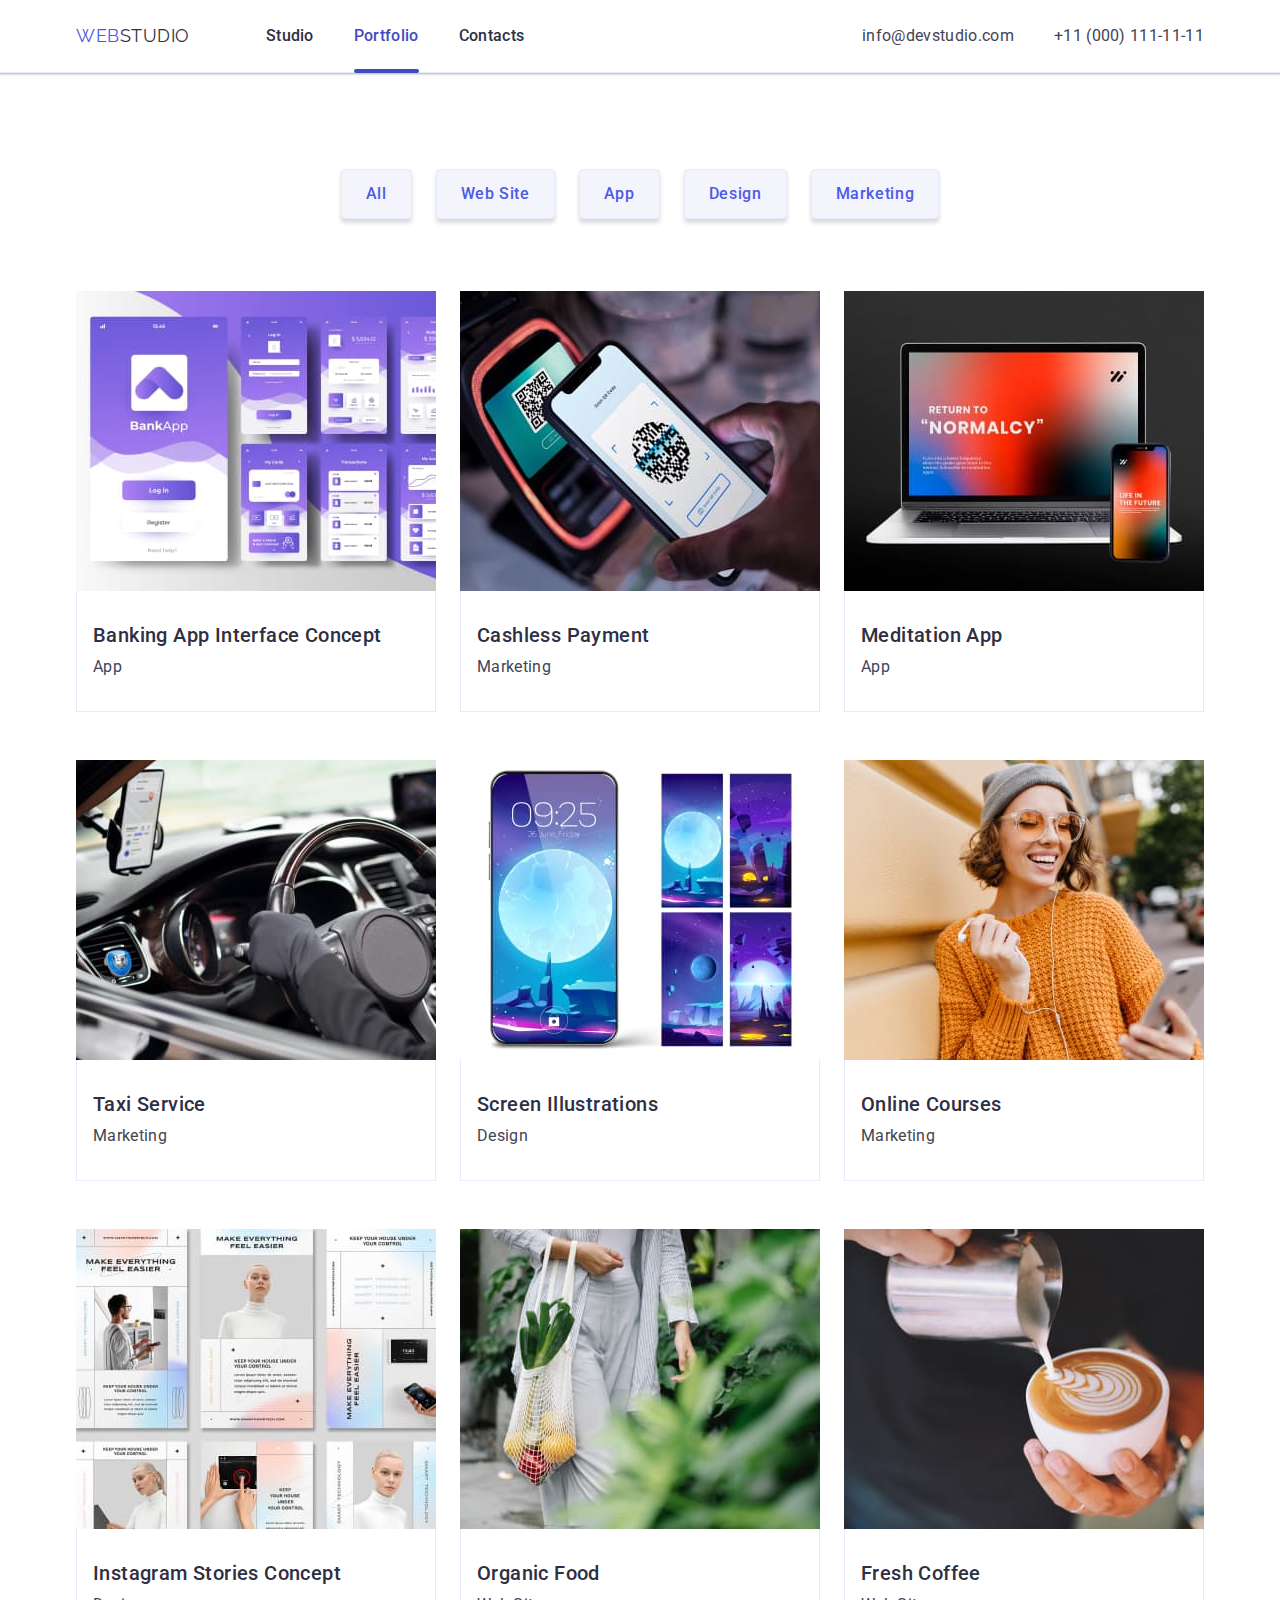
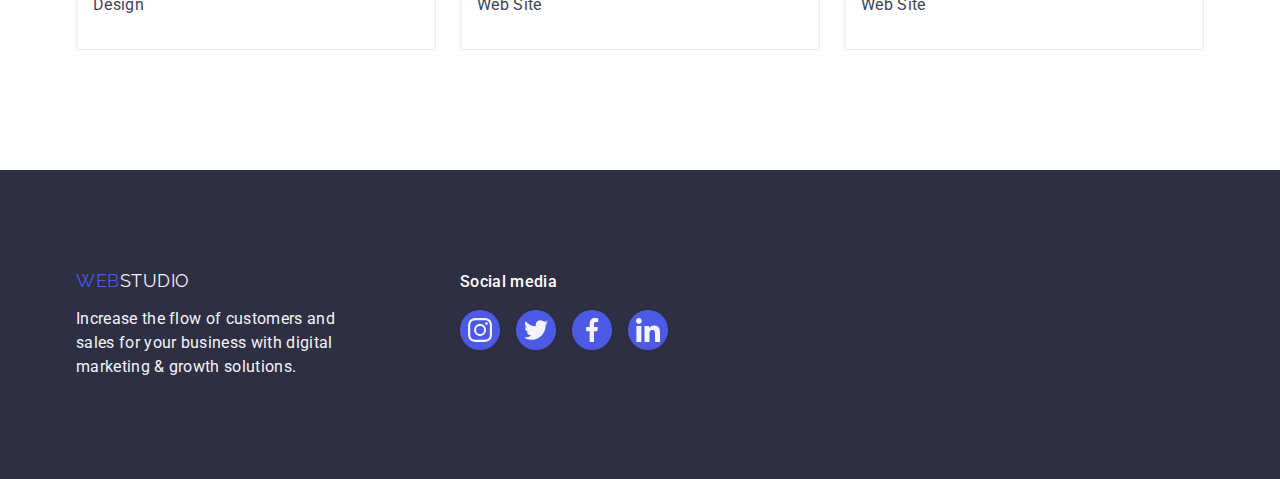
<file: goit-hw-05/portfolio.html>
<!DOCTYPE html>
<html lang="en">

<head>
  <meta charset="UTF-8">
  <meta http-equiv="X-UA-Compatible" content="IE=edge">
  <meta name="viewport" content="width=device-width, initial-scale=1.0">
  <title>Portfolio</title>

  <link rel="preconnect" href="https://fonts.googleapis.com">
  <link rel="preconnect" href="https://fonts.gstatic.com" crossorigin>
  <link href="https://fonts.googleapis.com/css2?family=Raleway:wght@800&family=Roboto:wght@400;500;700;900&display=swap"
    rel="stylesheet">

  <link rel="stylesheet" href="https://cdnjs.cloudflare.com/ajax/libs/modern-normalize/0.7.0/modern-normalize.min.css">


  <link rel="stylesheet" href="./css/styles.css">
</head>

<body>
  <!-- Top Line -->
  <header class="header">
    <div class="container nav-header">
      <nav class="nav-header">
        <a href="./index.html" class="logo link">WEB<span class="logo-studio">Studio</span></a>
        <ul class="site-nav list">
          <li class="item"> <a href="./index.html" class="link menu-link">Studio</a> </li>
          <li class="item"> <a href="./portfolio.html" class="link menu-link current">Portfolio</a></li>
          <li class="item"> <a href="" class="link menu-link">Contacts</a></li>
        </ul>
      </nav>
      <address class="address nav-address">
        <ul class="site-nav list">
          <li>
            <a class="contacts link" href="mailto:info@devstudio.com">info@devstudio.com</a>
          </li>
          <li>
            <a class="contacts link" href="tel:+110001111111">+11 (000) 111-11-11</a>
          </li>
        </ul>
      </address>
    </div>
  </header>

  <!-- Main Content Filters-->
  <main>
    <section class="portfolio">
      <div class="container">
        <h1 hidden>Portfolio</h1>
        <ul class="list list-button">
          <li>
            <button type="button" class="button link">All</button>
          </li>

          <li>
            <button type="button" class="button link">Web Site</button>
          </li>

          <li>
            <button type="button" class="button link">App</button>
          </li>

          <li>
            <button type="button" class="button link">Design</button>
          </li>

          <li>
            <button type="button" class="button link">Marketing</button>
          </li>
        </ul>

        <ul class="list potfolio-list">
          <li class="portfolio-item">
            <a href="" class="photo-link link">
              <div class="overlay-list-img">
                <img class="image" src="./images/img-4.jpg" alt="Banking App Interface Concept" width="360">
                <p class="overlay">14 Stylish and User-Friendly App Design Concepts · Task Manager App ·
                  Calorie Tracker App · Exotic Fruit Ecommerce App ·
                  Cloud Storage App</p>
              </div>
              <div class="portfolio-info">
                <h2 class="portfolio-caption">Banking App Interface Concept</h2>
                <p class="portfolio-text">App</p>
              </div>
            </a>
          </li>

          <li class="portfolio-item">
            <a href="" class="photo-link link">
              <div class="overlay-list-img">
                <img class="image" src="./images/img-5.jpg" alt="Cashless Payment" width="360">
                <p class="overlay">14 Stylish and User-Friendly App Design Concepts · Task Manager App ·
                  Calorie Tracker App · Exotic Fruit Ecommerce App ·
                  Cloud Storage App</p>
              </div>
              <div class="portfolio-info">
                <h2 class="portfolio-caption">Cashless Payment</h2>
                <p class="portfolio-text">Marketing</p>
              </div>
            </a>
          </li>

          <li class="portfolio-item">
            <a href="" class="photo-link link">
              <div class="overlay-list-img">
                <img class="image" src="./images/img-6.jpg" alt="Meditation App" width="360">
                <p class="overlay">14 Stylish and User-Friendly App Design Concepts · Task Manager App ·
                  Calorie Tracker App · Exotic Fruit Ecommerce App ·
                  Cloud Storage App</p>
              </div>
              <div class="portfolio-info">
                <h2 class="portfolio-caption">Meditation App</h2>
                <p class="portfolio-text">App</p>
              </div>
            </a>
          </li>

          <li class="portfolio-item">
            <a href="" class="photo-link link">
              <div class="overlay-list-img">
                <img class="image" src="./images/img-7.jpg" alt="Taxi Service" width="360">
                <p class="overlay">14 Stylish and User-Friendly App Design Concepts · Task Manager App ·
                  Calorie Tracker App · Exotic Fruit Ecommerce App ·
                  Cloud Storage App</p>
              </div>
              <div class="portfolio-info">
                <h2 class="portfolio-caption">Taxi Service</h2>
                <p class="portfolio-text">Marketing</p>
              </div>
            </a>
          </li>

          <li class="portfolio-item">
            <a href="" class="photo-link link">
              <div class="overlay-list-img">
                <img class="image" src="./images/img-8.jpg" alt="Screen Illustrations" width="360">
                <p class="overlay">14 Stylish and User-Friendly App Design Concepts · Task Manager App ·
                  Calorie Tracker App · Exotic Fruit Ecommerce App ·
                  Cloud Storage App</p>
              </div>
              <div class="portfolio-info">
                <h2 class="portfolio-caption">Screen Illustrations</h2>
                <p class="portfolio-text">Design</p>
              </div>
            </a>
          </li>

          <li class="portfolio-item">
            <a href="" class="photo-link link">
              <div class="overlay-list-img">
                <img class="image" src="./images/img-9.jpg" alt="Online Courses" width="360">
                <p class="overlay">14 Stylish and User-Friendly App Design Concepts · Task Manager App ·
                  Calorie Tracker App · Exotic Fruit Ecommerce App ·
                  Cloud Storage App</p>
              </div>
              <div class="portfolio-info">
                <h2 class="portfolio-caption">Online Courses</h2>
                <p class="portfolio-text">Marketing</p>
              </div>
            </a>
          </li>

          <li class="portfolio-item">
            <a href="" class="photo-link link">
              <div class="overlay-list-img">
                <img class="image" src="./images/img-10.jpg" alt="Instagram Stories Concept" width="360">
                <p class="overlay">14 Stylish and User-Friendly App Design Concepts · Task Manager App ·
                  Calorie Tracker App · Exotic Fruit Ecommerce App ·
                  Cloud Storage App</p>
              </div>
              <div class="portfolio-info">
                <h2 class="portfolio-caption">Instagram Stories Concept</h2>
                <p class="portfolio-text">Design</p>
              </div>
            </a>
          </li>

          <li class="portfolio-item">
            <a href="" class="photo-link link">
              <div class="overlay-list-img">
                <img class="image" src="./images/img-11.jpg" alt="Organic Food" width="360">
                <p class="overlay">14 Stylish and User-Friendly App Design Concepts · Task Manager App ·
                  Calorie Tracker App · Exotic Fruit Ecommerce App ·
                  Cloud Storage App</p>
              </div>
              <div class="portfolio-info">
                <h2 class="portfolio-caption">Organic Food</h2>
                <p class="portfolio-text">Web Site</p>
              </div>
            </a>
          </li>

          <li class="portfolio-item">
            <a href="" class="photo-link link">
              <div class="overlay-list-img">
                <img class="image" src="./images/img-12.jpg" alt="Fresh Coffee" width="360">
                <p class="overlay">14 Stylish and User-Friendly App Design Concepts · Task Manager App ·
                  Calorie Tracker App · Exotic Fruit Ecommerce App ·
                  Cloud Storage App</p>
              </div>
              <div class="portfolio-info">
                <h2 class="portfolio-caption">Fresh Coffee</h2>
                <p class="portfolio-text">Web Site</p>
              </div>
            </a>
          </li>
        </ul>
      </div>
    </section>

  </main>


  <!-- Footer -->
  <footer class="footer">
    <div class="container container-footer">
      <div class="container-footer-logo">
        <a href="./index.html" class="logo footer-logo link">WEB<span class="footer-studio">Studio</span></a>
        <p class="footer-text">Increase the flow of customers and sales for your business with digital marketing
          &
          growth solutions.</p>
      </div>

      <div class="container-social">
        <p class="media">Social media</p>
        <ul class="social-list list social-footer-list">
          <li class="social-item">
            <a href="" class="social-item-link social-footer">
              <svg class="social-svg" width="24" height="24">
                <use href="./images/icons.svg#icon-instagram"></use>
              </svg>
            </a>
          </li>
          <li class="social-item">
            <a href="" class="social-item-link social-footer">
              <svg class="social-svg" width="24" height="24">
                <use href="./images/icons.svg#icon-twitter"></use>
              </svg>
            </a>
          </li>
          <li class="social-item">
            <a href="" class="social-item-link social-footer">
              <svg class="social-svg" width="24" height="24">
                <use href="./images/icons.svg#icon-facebook"></use>
              </svg>
            </a>
          </li>
          <li class="social-item">
            <a href="" class="social-item-link social-footer">
              <svg class="social-svg" width="24" height="24">
                <use href="./images/icons.svg#icon-linkedin"></use>
              </svg>
            </a>
          </li>
        </ul>
      </div>
    </div>

  </footer>

</body>

</html>
</file>
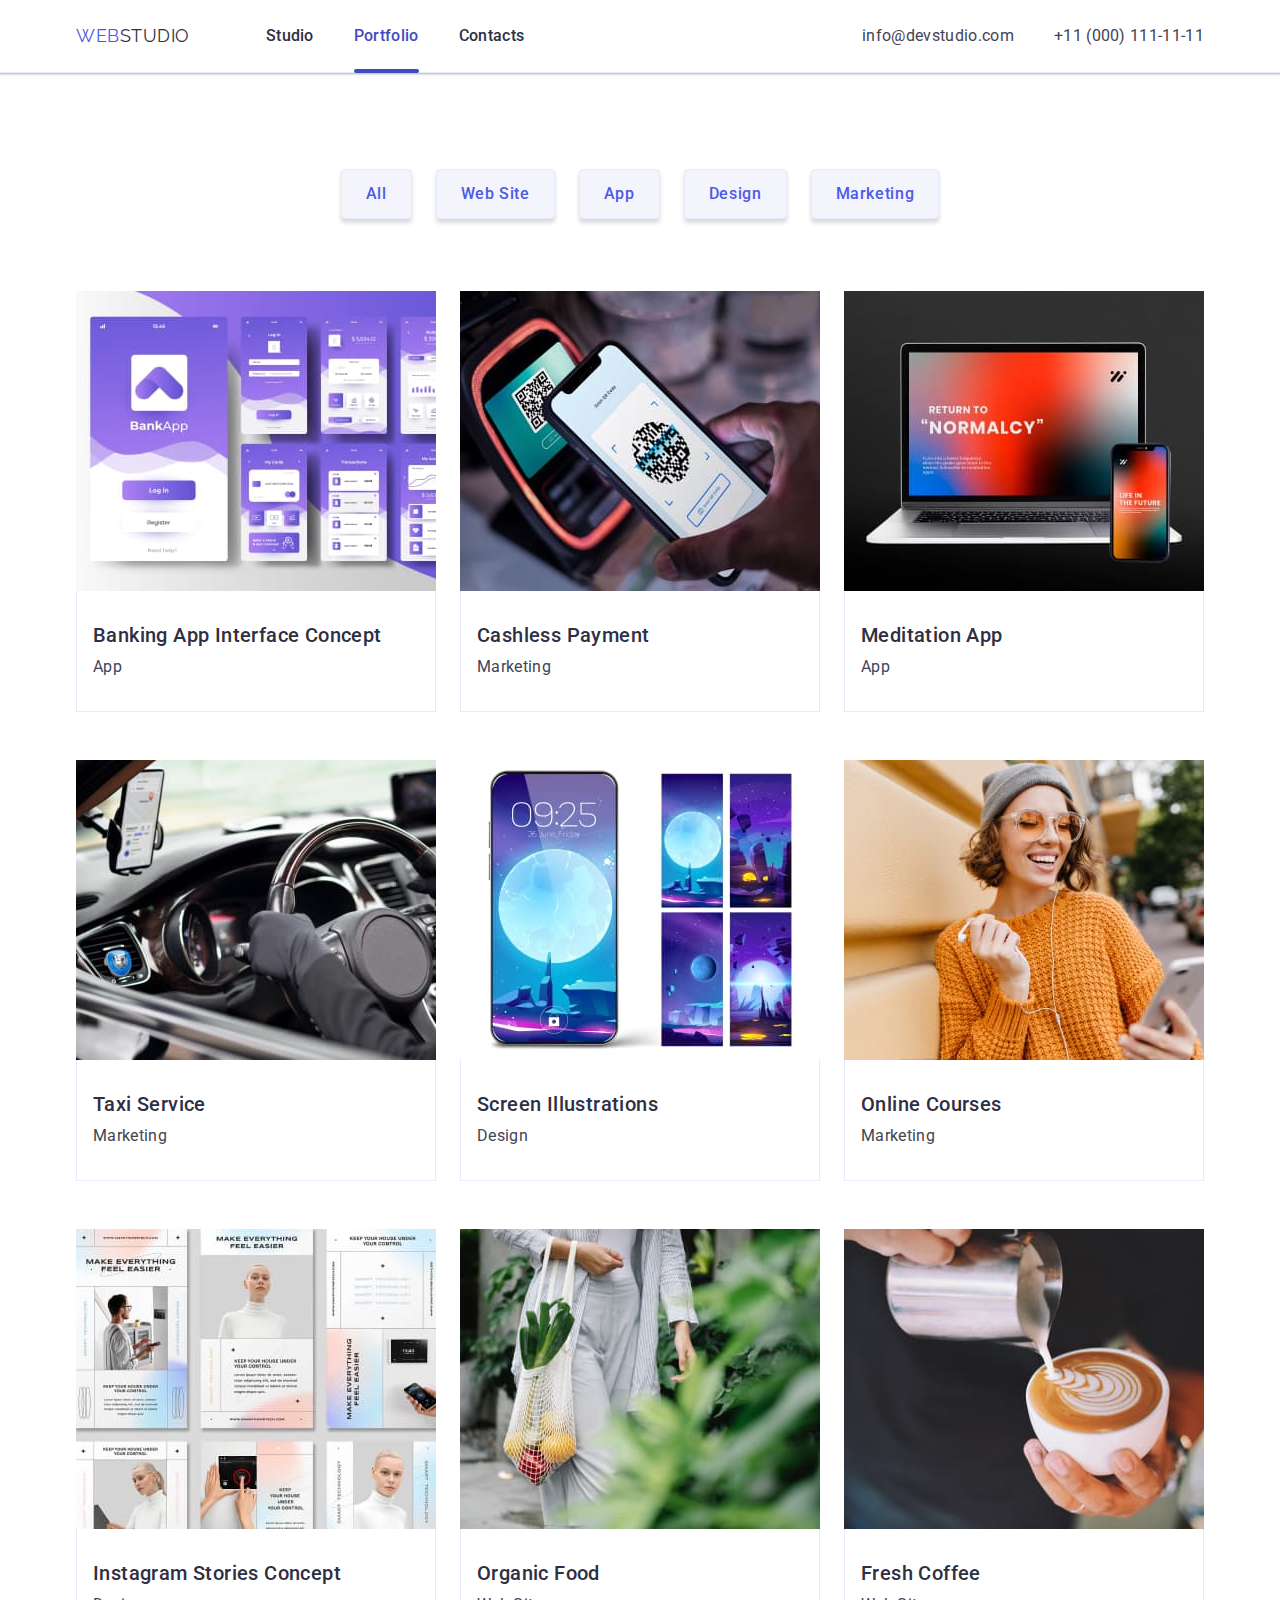
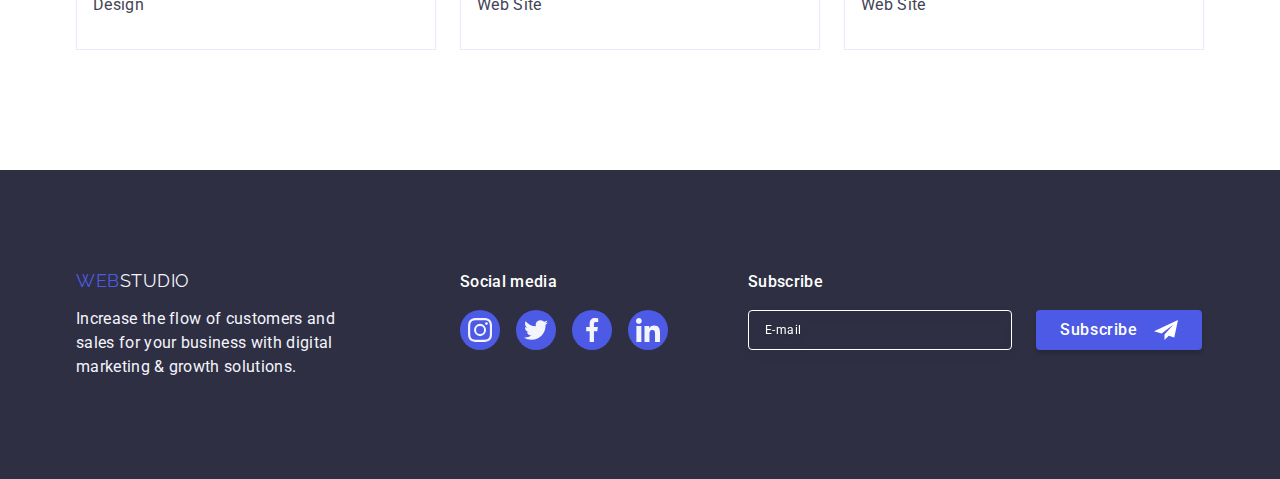
<file: goit-hw-06/portfolio.html>
<!DOCTYPE html>
<html lang="en">

<head>
  <meta charset="UTF-8">
  <meta http-equiv="X-UA-Compatible" content="IE=edge">
  <meta name="viewport" content="width=device-width, initial-scale=1.0">
  <title>Portfolio</title>

  <link rel="preconnect" href="https://fonts.googleapis.com">
  <link rel="preconnect" href="https://fonts.gstatic.com" crossorigin>
  <link href="https://fonts.googleapis.com/css2?family=Raleway:wght@800&family=Roboto:wght@400;500;700;900&display=swap"
    rel="stylesheet">

  <link rel="stylesheet" href="https://cdnjs.cloudflare.com/ajax/libs/modern-normalize/0.7.0/modern-normalize.min.css">


  <link rel="stylesheet" href="./css/styles.css">
</head>

<body>
  <!-- Top Line -->
  <header class="header">
    <div class="container nav-header">
      <nav class="nav-header">
        <a href="./index.html" class="logo link">WEB<span class="logo-studio">Studio</span></a>
        <ul class="site-nav list">
          <li class="item"> <a href="./index.html" class="link menu-link">Studio</a> </li>
          <li class="item"> <a href="./portfolio.html" class="link menu-link current">Portfolio</a></li>
          <li class="item"> <a href="" class="link menu-link">Contacts</a></li>
        </ul>
      </nav>
      <address class="address nav-address">
        <ul class="site-nav list">
          <li>
            <a class="contacts link" href="mailto:info@devstudio.com">info@devstudio.com</a>
          </li>
          <li>
            <a class="contacts link" href="tel:+110001111111">+11 (000) 111-11-11</a>
          </li>
        </ul>
      </address>
    </div>
  </header>

  <!-- Main Content Filters-->
  <main>
    <section class="portfolio">
      <div class="container">
        <h1 hidden>Portfolio</h1>
        <ul class="list list-button">
          <li>
            <button type="button" class="button link">All</button>
          </li>

          <li>
            <button type="button" class="button link">Web Site</button>
          </li>

          <li>
            <button type="button" class="button link">App</button>
          </li>

          <li>
            <button type="button" class="button link">Design</button>
          </li>

          <li>
            <button type="button" class="button link">Marketing</button>
          </li>
        </ul>

        <ul class="list potfolio-list">
          <li class="portfolio-item">
            <a href="" class="photo-link link">
              <div class="overlay-list-img">
                <img class="image" src="./images/img-4.jpg" alt="Banking App Interface Concept" width="360">
                <p class="overlay">14 Stylish and User-Friendly App Design Concepts · Task Manager App ·
                  Calorie Tracker App · Exotic Fruit Ecommerce App ·
                  Cloud Storage App</p>
              </div>
              <div class="portfolio-info">
                <h2 class="portfolio-caption">Banking App Interface Concept</h2>
                <p class="portfolio-text">App</p>
              </div>
            </a>
          </li>

          <li class="portfolio-item">
            <a href="" class="photo-link link">
              <div class="overlay-list-img">
                <img class="image" src="./images/img-5.jpg" alt="Cashless Payment" width="360">
                <p class="overlay">14 Stylish and User-Friendly App Design Concepts · Task Manager App ·
                  Calorie Tracker App · Exotic Fruit Ecommerce App ·
                  Cloud Storage App</p>
              </div>
              <div class="portfolio-info">
                <h2 class="portfolio-caption">Cashless Payment</h2>
                <p class="portfolio-text">Marketing</p>
              </div>
            </a>
          </li>

          <li class="portfolio-item">
            <a href="" class="photo-link link">
              <div class="overlay-list-img">
                <img class="image" src="./images/img-6.jpg" alt="Meditation App" width="360">
                <p class="overlay">14 Stylish and User-Friendly App Design Concepts · Task Manager App ·
                  Calorie Tracker App · Exotic Fruit Ecommerce App ·
                  Cloud Storage App</p>
              </div>
              <div class="portfolio-info">
                <h2 class="portfolio-caption">Meditation App</h2>
                <p class="portfolio-text">App</p>
              </div>
            </a>
          </li>

          <li class="portfolio-item">
            <a href="" class="photo-link link">
              <div class="overlay-list-img">
                <img class="image" src="./images/img-7.jpg" alt="Taxi Service" width="360">
                <p class="overlay">14 Stylish and User-Friendly App Design Concepts · Task Manager App ·
                  Calorie Tracker App · Exotic Fruit Ecommerce App ·
                  Cloud Storage App</p>
              </div>
              <div class="portfolio-info">
                <h2 class="portfolio-caption">Taxi Service</h2>
                <p class="portfolio-text">Marketing</p>
              </div>
            </a>
          </li>

          <li class="portfolio-item">
            <a href="" class="photo-link link">
              <div class="overlay-list-img">
                <img class="image" src="./images/img-8.jpg" alt="Screen Illustrations" width="360">
                <p class="overlay">14 Stylish and User-Friendly App Design Concepts · Task Manager App ·
                  Calorie Tracker App · Exotic Fruit Ecommerce App ·
                  Cloud Storage App</p>
              </div>
              <div class="portfolio-info">
                <h2 class="portfolio-caption">Screen Illustrations</h2>
                <p class="portfolio-text">Design</p>
              </div>
            </a>
          </li>

          <li class="portfolio-item">
            <a href="" class="photo-link link">
              <div class="overlay-list-img">
                <img class="image" src="./images/img-9.jpg" alt="Online Courses" width="360">
                <p class="overlay">14 Stylish and User-Friendly App Design Concepts · Task Manager App ·
                  Calorie Tracker App · Exotic Fruit Ecommerce App ·
                  Cloud Storage App</p>
              </div>
              <div class="portfolio-info">
                <h2 class="portfolio-caption">Online Courses</h2>
                <p class="portfolio-text">Marketing</p>
              </div>
            </a>
          </li>

          <li class="portfolio-item">
            <a href="" class="photo-link link">
              <div class="overlay-list-img">
                <img class="image" src="./images/img-10.jpg" alt="Instagram Stories Concept" width="360">
                <p class="overlay">14 Stylish and User-Friendly App Design Concepts · Task Manager App ·
                  Calorie Tracker App · Exotic Fruit Ecommerce App ·
                  Cloud Storage App</p>
              </div>
              <div class="portfolio-info">
                <h2 class="portfolio-caption">Instagram Stories Concept</h2>
                <p class="portfolio-text">Design</p>
              </div>
            </a>
          </li>

          <li class="portfolio-item">
            <a href="" class="photo-link link">
              <div class="overlay-list-img">
                <img class="image" src="./images/img-11.jpg" alt="Organic Food" width="360">
                <p class="overlay">14 Stylish and User-Friendly App Design Concepts · Task Manager App ·
                  Calorie Tracker App · Exotic Fruit Ecommerce App ·
                  Cloud Storage App</p>
              </div>
              <div class="portfolio-info">
                <h2 class="portfolio-caption">Organic Food</h2>
                <p class="portfolio-text">Web Site</p>
              </div>
            </a>
          </li>

          <li class="portfolio-item">
            <a href="" class="photo-link link">
              <div class="overlay-list-img">
                <img class="image" src="./images/img-12.jpg" alt="Fresh Coffee" width="360">
                <p class="overlay">14 Stylish and User-Friendly App Design Concepts · Task Manager App ·
                  Calorie Tracker App · Exotic Fruit Ecommerce App ·
                  Cloud Storage App</p>
              </div>
              <div class="portfolio-info">
                <h2 class="portfolio-caption">Fresh Coffee</h2>
                <p class="portfolio-text">Web Site</p>
              </div>
            </a>
          </li>
        </ul>
      </div>
    </section>

  </main>


  <!-- Footer -->
  <footer class="footer">
    <div class="container container-footer">
      <div class="container-footer-logo">
        <a href="./index.html" class="logo footer-logo link">WEB<span class="footer-studio">Studio</span></a>
        <p class="footer-text">Increase the flow of customers and sales for your business with digital marketing
          &
          growth solutions.</p>
      </div>

      <div class="container-social">
        <p class="media">Social media</p>
        <ul class="social-list list social-footer-list">
          <li class="social-item">
            <a href="" class="social-item-link social-footer">
              <svg class="social-svg" width="24" height="24">
                <use href="./images/icons.svg#icon-instagram"></use>
              </svg>
            </a>
          </li>
          <li class="social-item">
            <a href="" class="social-item-link social-footer">
              <svg class="social-svg" width="24" height="24">
                <use href="./images/icons.svg#icon-twitter"></use>
              </svg>
            </a>
          </li>
          <li class="social-item">
            <a href="" class="social-item-link social-footer">
              <svg class="social-svg" width="24" height="24">
                <use href="./images/icons.svg#icon-facebook"></use>
              </svg>
            </a>
          </li>
          <li class="social-item">
            <a href="" class="social-item-link social-footer">
              <svg class="social-svg" width="24" height="24">
                <use href="./images/icons.svg#icon-linkedin"></use>
              </svg>
            </a>
          </li>
        </ul>
      </div>

      <div class="container-subscribe">
        <p class="subscribe-text">Subscribe</p>
        <form class="subscribe-form">
          <label class="subscribe-label">
            <input type="email" class="subscribe-input subscribe-placeholder" name="user-email" placeholder="E-mail"
              required>
          </label>
          <button type="submit" class="subscribe-btn button">
            Subscribe
            <svg class="subcribe-icon" width="24" height="24">
              <use href="./images/icons.svg#icon-telegram"></use>
            </svg>
          </button>
        </form>
      </div>

    </div>

  </footer>

</body>

</html>
</file>
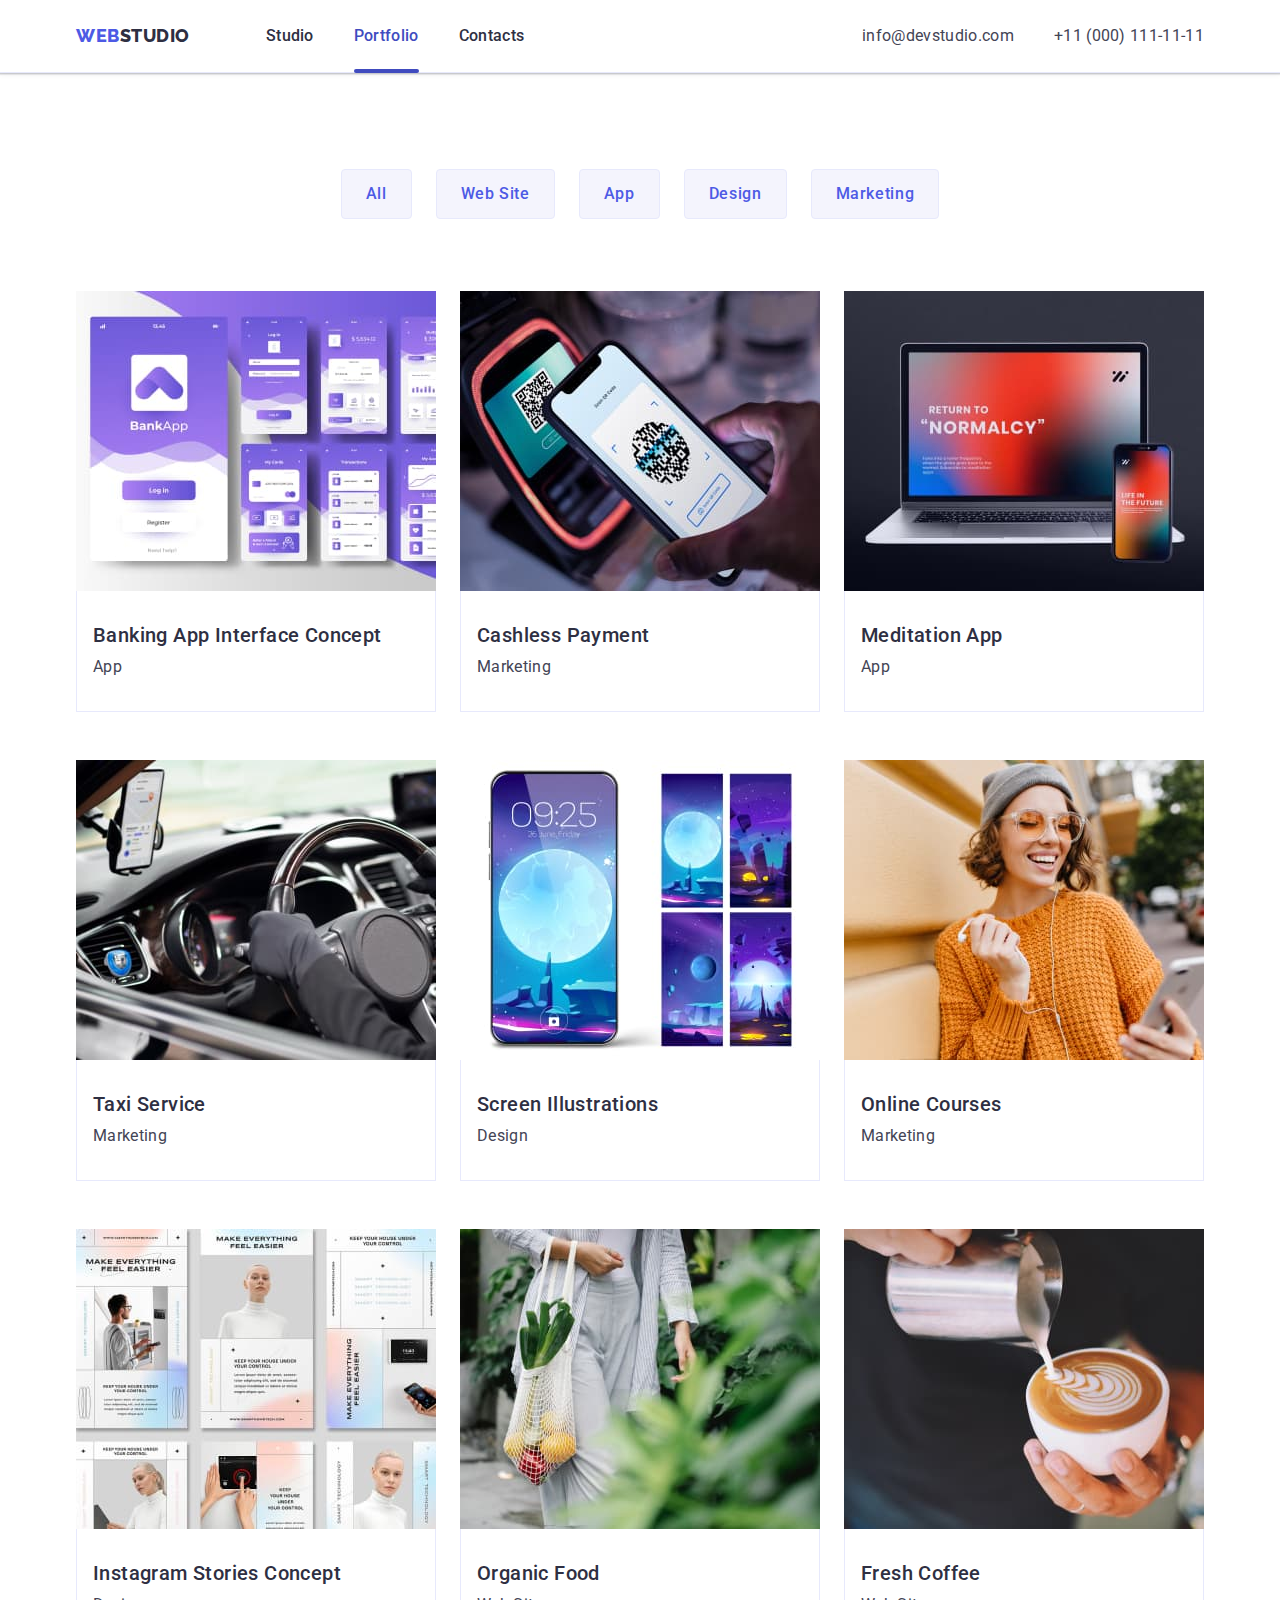
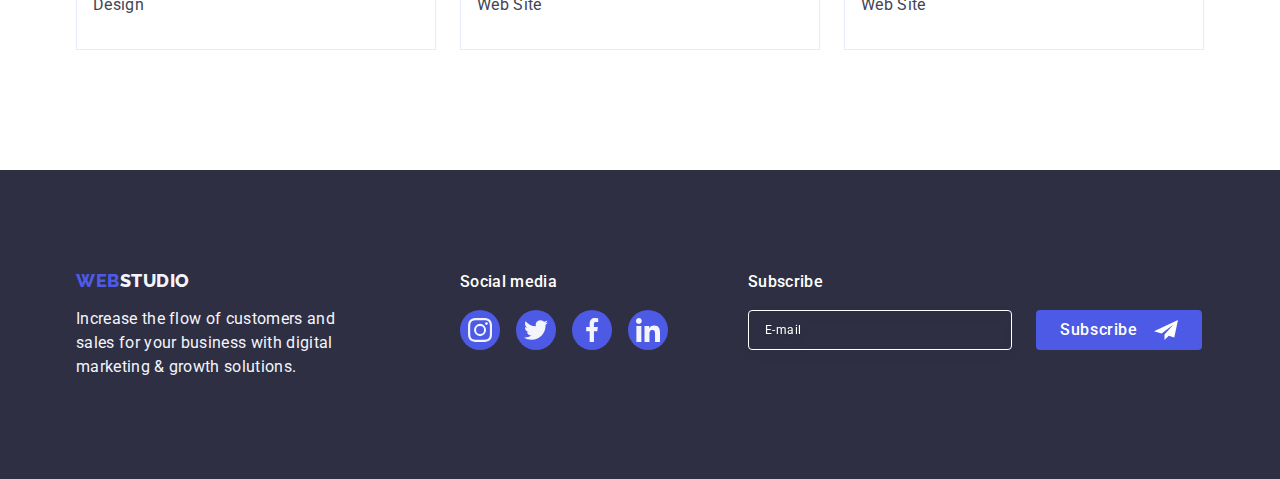
<file: goit-hw-07/portfolio.html>
<!DOCTYPE html>
<html lang="en">

<head>
  <meta charset="UTF-8">
  <meta http-equiv="X-UA-Compatible" content="IE=edge">
  <meta name="viewport" content="width=device-width, initial-scale=1.0">
  <title>Portfolio</title>

  <link rel="preconnect" href="https://fonts.googleapis.com">
  <link rel="preconnect" href="https://fonts.gstatic.com" crossorigin>
  <link href="https://fonts.googleapis.com/css2?family=Raleway:wght@800&family=Roboto:wght@400;500;700;900&display=swap"
    rel="stylesheet">

  <link rel="stylesheet" href="https://cdnjs.cloudflare.com/ajax/libs/modern-normalize/0.7.0/modern-normalize.min.css">


  <link rel="stylesheet" href="./css/styles.css">
</head>

<body>

  <!-- HEADER -->

  <header class="header">

    <div class="container nav-header">
      <nav class="nav">
        <a href="./index.html" class="logo logo-heder link">WEB<span class="logo-studio">Studio</span></a>
        <ul class="site-nav list">
          <li class="item">
            <a href="./index.html" class="link menu-link">Studio</a>
          </li>
          <li class="item">
            <a href="./portfolio.html" class="link menu-link current">Portfolio</a>
          </li>
          <li class="item">
            <a href="" class="link menu-link">Contacts</a>
          </li>
        </ul>
      </nav>

      <button type="button" class="menu-burger-btn js-open-menu" aria-expanded="false">
        <svg class="mobile-menu-open-btn" width="32" height="22">
          <use href="./images/icons.svg#icon-burger"></use>
        </svg>
      </button>

      <address class="address nav-address">
        <ul class="adress-nav list">
          <li>
            <a class="contacts link" href="mailto:info@devstudio.com">info@devstudio.com</a>
          </li>
          <li>
            <a class="contacts link" href="tel:+110001111111">+11 (000) 111-11-11</a>
          </li>
        </ul>
      </address>
    </div>

    <div class="mobile-menu js-menu-container">
      <div class="container mobile-menu-container ">

        <button type="button" class="mobile-btn-close js-close-menu">
          <svg class="mobile-icon" width="8" height="8">
            <use href="./images/icons.svg#icon-close"></use>
          </svg>
        </button>

        <ul class="list mobile-nav-menu">
          <li class="item">
            <a href="./index.html" class="link mobile-menu-link">Studio</a>
          </li>
          <li class="item">
            <a href="./portfolio.html" class="link mobile-menu-link">Portfolio</a>
          </li>
          <li class="item">
            <a href="" class="link mobile-menu-link">Contacts</a>
          </li>
        </ul>

        <div class="mobile-menu-contscts">
          <ul class="list mobile-menu-contacts">
            <li>
              <a class="menu-tel link" href="tel:+110001111111">+11 (000) 111-11-11</a>
            </li>
            <li>
              <a class="menu-email link" href="mailto:info@devstudio.com">info@devstudio.com</a>
            </li>
          </ul>

          <ul class="mobile-social-list list">
            <li class="social-item">
              <a href="" class="social-item-link link">
                <svg class="social-svg" width="16" height="16">
                  <use href="./images/icons.svg#icon-instagram"></use>
                </svg>
              </a>
            </li>
            <li class="social-item">
              <a href="" class="social-item-link link">
                <svg class="social-svg" width="16" height="16">
                  <use href="./images/icons.svg#icon-twitter"></use>
                </svg>
              </a>
            </li>
            <li class="social-item">
              <a href="" class="social-item-link link">
                <svg class="social-svg" width="16" height="16">
                  <use href="./images/icons.svg#icon-facebook"></use>
                </svg>
              </a>
            </li>
            <li class="social-item">
              <a href="" class="social-item-link link">
                <svg class="social-svg" width="16" height="16">
                  <use href="./images/icons.svg#icon-linkedin"></use>
                </svg>
              </a>
            </li>
          </ul>
        </div>
      </div>
    </div>

  </header>

  <!-- Main Content Filters-->
  <main>
    <section class="portfolio">
      <div class="container">
        <h1 hidden>Portfolio</h1>
        <ul class="list list-button">
          <li>
            <button type="button" class="button link">All</button>
          </li>

          <li>
            <button type="button" class="button link">Web Site</button>
          </li>

          <li>
            <button type="button" class="button link">App</button>
          </li>

          <li>
            <button type="button" class="button link">Design</button>
          </li>

          <li>
            <button type="button" class="button link">Marketing</button>
          </li>
        </ul>

        <ul class="list portfolio-list">
          <li class="portfolio-item">
            <a href="" class="photo-link link">
              <div class="overlay-list-img">
                <picture>
                  <source srcset="./images/desktop@1x/img-4-desk@1x.jpg 1x, ./images/desktop@2x/img-4-desk@2x.jpg 2x"
                    media="(min-width:1200px)">
                  <source srcset="./images/tablet@1x/img-4-tab@1x.jpg 1x, ./images/tablet@2x/img-4-tab@2x.jpg 2x"
                    media="(min-width:768px)">
                  <source srcset="./images/mobile@1x/img-4-mb@1x.jpg 1x, ./images/mobile@2x/img-4-mb@2x.jpg 2x"
                    media="(min-width:320px)">
                  <img class="image" src="./images/desktop@1x/img-4-desk@1x.jpg" alt="Interface App" width="360"
                    height="300">
                </picture>
                <p class="overlay">14 Stylish and User-Friendly App Design Concepts · Task Manager App ·
                  Calorie Tracker App · Exotic Fruit Ecommerce App ·
                  Cloud Storage App</p>
              </div>
              <div class="portfolio-info">
                <h2 class="portfolio-caption">Banking App Interface Concept</h2>
                <p class="portfolio-text">App</p>
              </div>
            </a>
          </li>

          <li class="portfolio-item">
            <a href="" class="photo-link link">
              <div class="overlay-list-img">
                <picture>
                  <source srcset="./images/desktop@1x/img-5-desk@1x.jpg 1x, ./images/desktop@2x/img-5-desk@2x.jpg 2x"
                    media="(min-width:1200px)">
                  <source srcset="./images/tablet@1x/img-5-tab@1x.jpg 1x, ./images/tablet@2x/img-5-tab@2x.jpg 2x"
                    media="(min-width:768px)">
                  <source srcset="./images/mobile@1x/img-5-mb@1x.jpg 1x, ./images/mobile@2x/img-5-mb@2x.jpg 2x"
                    media="(min-width:320px)">
                  <img class="image" src="./images/desktop@1x/img-5-desk@1x.jpg" alt="Interface App" width="360"
                    height="300">
                </picture>
                <p class="overlay">14 Stylish and User-Friendly App Design Concepts · Task Manager App ·
                  Calorie Tracker App · Exotic Fruit Ecommerce App ·
                  Cloud Storage App</p>
              </div>
              <div class="portfolio-info">
                <h2 class="portfolio-caption">Cashless Payment</h2>
                <p class="portfolio-text">Marketing</p>
              </div>
            </a>
          </li>

          <li class="portfolio-item">
            <a href="" class="photo-link link">
              <div class="overlay-list-img">
                <picture>
                  <source srcset="./images/desktop@1x/img-6-desk@1x.jpg 1x, ./images/desktop@2x/img-6-desk@2x.jpg 2x"
                    media="(min-width:1200px)">
                  <source srcset="./images/tablet@1x/img-6-tab@1x.jpg 1x, ./images/tablet@2x/img-6-tab@2x.jpg 2x"
                    media="(min-width:768px)">
                  <source srcset="./images/mobile@1x/img-6-mb@1x.jpg 1x, ./images/mobile@2x/img-6-mb@2x.jpg 2x"
                    media="(min-width:320px)">
                  <img class="image" src="./images/desktop@1x/img-6-desk@1x.jpg" alt="Meditation App" width="360"
                    height="300">
                </picture>
                <p class="overlay">14 Stylish and User-Friendly App Design Concepts · Task Manager App ·
                  Calorie Tracker App · Exotic Fruit Ecommerce App ·
                  Cloud Storage App</p>
              </div>
              <div class="portfolio-info">
                <h2 class="portfolio-caption">Meditation App</h2>
                <p class="portfolio-text">App</p>
              </div>
            </a>
          </li>

          <li class="portfolio-item">
            <a href="" class="photo-link link">
              <div class="overlay-list-img">
                <picture>
                  <source srcset="./images/desktop@1x/img-7-desk@1x.jpg 1x, ./images/desktop@2x/img-7-desk@2x.jpg 2x"
                    media="(min-width:1200px)">
                  <source srcset="./images/tablet@1x/img-7-tab@1x.jpg 1x, ./images/tablet@2x/img-7-tab@2x.jpg 2x"
                    media="(min-width:768px)">
                  <source srcset="./images/mobile@1x/img-7-mb@1x.jpg 1x, ./images/mobile@2x/img-7-mb@2x.jpg 2x"
                    media="(min-width:320px)">
                  <img class="image" src="./images/desktop@1x/img-7-desk@1x.jpg" alt="Taxi Service" width="360"
                    height="300">
                </picture>
                <p class="overlay">14 Stylish and User-Friendly App Design Concepts · Task Manager App ·
                  Calorie Tracker App · Exotic Fruit Ecommerce App ·
                  Cloud Storage App</p>
              </div>
              <div class="portfolio-info">
                <h2 class="portfolio-caption">Taxi Service</h2>
                <p class="portfolio-text">Marketing</p>
              </div>
            </a>
          </li>

          <li class="portfolio-item">
            <a href="" class="photo-link link">
              <div class="overlay-list-img">
                <picture>
                  <source srcset="./images/desktop@1x/img-8-desk@1x.jpg 1x, ./images/desktop@2x/img-8-desk@2x.jpg 2x"
                    media="(min-width:1200px)">
                  <source srcset="./images/tablet@1x/img-8-tab@1x.jpg 1x, ./images/tablet@2x/img-8-tab@2x.jpg 2x"
                    media="(min-width:768px)">
                  <source srcset="./images/mobile@1x/img-8-mb@1x.jpg 1x, ./images/mobile@2x/img-8-mb@2x.jpg 2x"
                    media="(min-width:320px)">
                  <img class="image" src="./images/desktop@1x/img-8-desk@1x.jpg" alt="Screen Illustrations" width="360"
                    height="300">
                </picture>
                <p class="overlay">14 Stylish and User-Friendly App Design Concepts · Task Manager App ·
                  Calorie Tracker App · Exotic Fruit Ecommerce App ·
                  Cloud Storage App</p>
              </div>
              <div class="portfolio-info">
                <h2 class="portfolio-caption">Screen Illustrations</h2>
                <p class="portfolio-text">Design</p>
              </div>
            </a>
          </li>

          <li class="portfolio-item">
            <a href="" class="photo-link link">
              <div class="overlay-list-img">
                <picture>
                  <source srcset="./images/desktop@1x/img-9-desk@1x.jpg 1x, ./images/desktop@2x/img-9-desk@2x.jpg 2x"
                    media="(min-width:1200px)">
                  <source srcset="./images/tablet@1x/img-9-tab@1x.jpg 1x, ./images/tablet@2x/img-9-tab@2x.jpg 2x"
                    media="(min-width:768px)">
                  <source srcset="./images/mobile@1x/img-9-mb@1x.jpg 1x, ./images/mobile@2x/img-9-mb@2x.jpg 2x"
                    media="(min-width:320px)">
                  <img class="image" src="./images/desktop@1x/img-9-desk@1x.jpg" alt="Online Courses" width="360"
                    height="300">
                </picture>
                <p class="overlay">14 Stylish and User-Friendly App Design Concepts · Task Manager App ·
                  Calorie Tracker App · Exotic Fruit Ecommerce App ·
                  Cloud Storage App</p>
              </div>
              <div class="portfolio-info">
                <h2 class="portfolio-caption">Online Courses</h2>
                <p class="portfolio-text">Marketing</p>
              </div>
            </a>
          </li>

          <li class="portfolio-item">
            <a href="" class="photo-link link">
              <div class="overlay-list-img">
                <picture>
                  <source srcset="./images/desktop@1x/img-10-desk@1x.jpg 1x, ./images/desktop@2x/img-10-desk@2x.jpg 2x"
                    media="(min-width:1200px)">
                  <source srcset="./images/tablet@1x/img-10-tab@1x.jpg 1x, ./images/tablet@2x/img-10-tab@2x.jpg 2x"
                    media="(min-width:768px)">
                  <source srcset="./images/mobile@1x/img-10-mb@1x.jpg 1x, ./images/mobile@2x/img-10-mb@2x.jpg 2x"
                    media="(min-width:320px)">
                  <img class="image" src="./images/desktop@1x/img-10-desk@1x.jpg" alt="Instagram Stories Concept"
                    width="360" height="300">
                </picture>
                <p class="overlay">14 Stylish and User-Friendly App Design Concepts · Task Manager App ·
                  Calorie Tracker App · Exotic Fruit Ecommerce App ·
                  Cloud Storage App</p>
              </div>
              <div class="portfolio-info">
                <h2 class="portfolio-caption">Instagram Stories Concept</h2>
                <p class="portfolio-text">Design</p>
              </div>
            </a>
          </li>

          <li class="portfolio-item">
            <a href="" class="photo-link link">
              <div class="overlay-list-img">
                <picture>
                  <source srcset="./images/desktop@1x/img-11-desk@1x.jpg 1x, ./images/desktop@2x/img-11-desk@2x.jpg 2x"
                    media="(min-width:1200px)">
                  <source srcset="./images/tablet@1x/img-11-tab@1x.jpg 1x, ./images/tablet@2x/img-11-tab@2x.jpg 2x"
                    media="(min-width:768px)">
                  <source srcset="./images/mobile@1x/img-11-mb@1x.jpg 1x, ./images/mobile@2x/img-11-mb@2x.jpg 2x"
                    media="(min-width:320px)">
                  <img class="image" src="./images/desktop@1x/img-11-desk@1x.jpg" alt="Organic Food" width="360"
                    height="300">
                </picture>
                <p class="overlay">14 Stylish and User-Friendly App Design Concepts · Task Manager App ·
                  Calorie Tracker App · Exotic Fruit Ecommerce App ·
                  Cloud Storage App</p>
              </div>
              <div class="portfolio-info">
                <h2 class="portfolio-caption">Organic Food</h2>
                <p class="portfolio-text">Web Site</p>
              </div>
            </a>
          </li>

          <li class="portfolio-item">
            <a href="" class="photo-link link">
              <div class="overlay-list-img">
                <picture>
                  <source srcset="./images/desktop@1x/img-12-desk@1x.jpg 1x, ./images/desktop@2x/img-12-desk@2x.jpg 2x"
                    media="(min-width:1200px)">
                  <source srcset="./images/tablet@1x/img-12-tab@1x.jpg 1x, ./images/tablet@2x/img-12-tab@2x.jpg 2x"
                    media="(min-width:768px)">
                  <source srcset="./images/mobile@1x/img-12-mb@1x.jpg 1x, ./images/mobile@2x/img-12-mb@2x.jpg 2x"
                    media="(min-width:320px)">
                  <img class="image" src="./images/desktop@1x/img-12-desk@1x.jpg" alt="Fresh Coffee" width="360"
                    height="300">
                </picture>
                <p class="overlay">14 Stylish and User-Friendly App Design Concepts · Task Manager App ·
                  Calorie Tracker App · Exotic Fruit Ecommerce App ·
                  Cloud Storage App</p>
              </div>
              <div class="portfolio-info">
                <h2 class="portfolio-caption">Fresh Coffee</h2>
                <p class="portfolio-text">Web Site</p>
              </div>
            </a>
          </li>
        </ul>
      </div>
    </section>

  </main>


  <!-- Footer -->
  <footer class="footer section">
    <div class="container container-footer">
      <div class="container-footer-logo">
        <a href="./index.html" class="logo footer-logo link">WEB<span class="footer-studio">Studio</span></a>
        <p class="footer-text">Increase the flow of customers and sales for your business with digital
          marketing
          &
          growth solutions.</p>
      </div>

      <div class="container-social">
        <p class="media">Social media</p>
        <ul class="social-list list social-footer-list">
          <li class="social-item">
            <a href="" class="social-item-link social-footer">
              <svg class="social-svg" width="24" height="24">
                <use href="./images/icons.svg#icon-instagram"></use>
              </svg>
            </a>
          </li>
          <li class="social-item">
            <a href="" class="social-item-link social-footer">
              <svg class="social-svg" width="24" height="24">
                <use href="./images/icons.svg#icon-twitter"></use>
              </svg>
            </a>
          </li>
          <li class="social-item">
            <a href="" class="social-item-link social-footer">
              <svg class="social-svg" width="24" height="24">
                <use href="./images/icons.svg#icon-facebook"></use>
              </svg>
            </a>
          </li>
          <li class="social-item">
            <a href="" class="social-item-link social-footer">
              <svg class="social-svg" width="24" height="24">
                <use href="./images/icons.svg#icon-linkedin"></use>
              </svg>
            </a>
          </li>
        </ul>
      </div>

      <div class="container-subscribe">
        <p class="subscribe-text">Subscribe</p>
        <form class="subscribe-form">
          <label class="subscribe-label">
            <input type="email" class="subscribe-input subscribe-placeholder" name="user-email" placeholder="E-mail"
              required>
          </label>
          <button type="submit" class="subscribe-btn button">
            Subscribe
            <svg class="subcribe-icon" width="24" height="24">
              <use href="./images/icons.svg#icon-telegram"></use>
            </svg>
          </button>
        </form>
      </div>

    </div>

  </footer>

  <script src="./js/mobile-menu.js"></script>

</body>

</html>
</file>
<file: goit-hw-02/css/styles.css>
:root {
  --primary-white-color: #ffffff;
  --button-blue-color: #4d5ae5;
  --primary-text-color: #434455;
  --title-text-color: #2e2f42;
  --accent-color: #4d5ae5;
  --accent-focus-color: #404bbf;
  --accent-button-color: #f4f4fd;
}

body {
  font-family: "Roboto", sans-serif;
  background-color: var(--primary-white-color);
  color: var(--primary-text-color);
}

.list {
  list-style: none;
}

/* Logo */
.logo {
  font-family: "Raleway", sans-serif;
  font-size: 18px;
  line-height: 1.17;
  letter-spacing: 0.03em;
  text-transform: uppercase;
  color: var(--accent-color);
}

.link {
  text-decoration: none;
}

.logo-studio {
  color: var(--title-text-color);
}

/* Site nav */

.site-nav .link {
  font-weight: 500;
  font-size: 16px;
  line-height: 1.5;
  letter-spacing: 0.02em;
  color: var(--title-text-color);
}

.site-nav .link:hover,
.site-nav .link:focus {
  color: var(--accent-focus-color);
}

/* Address */

.address {
  font-style: normal;
}

.list .contacts {
  font-size: 16px;
  line-height: 1.5;
  letter-spacing: 0.02em;
  color: var(--primary-text-color);
}

.contacts:hover,
.contacts:focus {
  color: var(--accent-focus-color);
}

/* Hero */

.hero {
  background-color: var(--title-text-color);
}

.hero-title {
  font-size: 56px;
  text-align: center;
  letter-spacing: 0.02em;
  line-height: 1.07;
  color: var(--primary-white-color);
}

.button {
  cursor: pointer;
  font-family: "Roboto", sans-serif;
  font-weight: 500;
  font-size: 16px;
  letter-spacing: 0.04em;
  line-height: 1.5;
  background-color: var(--button-blue-color);
  color: var(--primary-white-color);
}

.button:hover,
.button:focus {
  background-color: var(--accent-focus-color);
}

/* Section 1 2 3*/

.title-features {
  font-weight: 500;
  font-size: 20px;
  letter-spacing: 0.02em;
  color: var(--title-text-color);
}

.features-text {
  font-size: 16px;
  line-height: 1.5;
  letter-spacing: 0.02em;
}

.title {
  font-size: 36px;
  line-height: 1.11;
  letter-spacing: 0.02em;
  text-align: center;
  text-transform: capitalize;
  color: var(--title-text-color);
}

.section-team {
  background-color: var(--accent-button-color);
}

.team-item {
  background-color: var(--primary-white-color);
}

.team-name {
  font-weight: 500;
  font-size: 20px;
  letter-spacing: 0.02em;
  color: var(--title-text-color);
}

.team-field {
  font-size: 16px;
  line-height: 1.5;
  letter-spacing: 0.02em;
}

/* Footer */

.footer {
  background-color: var(--title-text-color);
}

.footer-studio {
  color: var(--accent-button-color);
}

.footer-text {
  font-size: 16px;
  line-height: 1.5;
  letter-spacing: 0.02em;
  color: var(--accent-button-color);
}

/* Portfolio */

/* Buttons */

.portfolio {
  font-size: 16px;
  line-height: 1.5;
}

.portfolio .button {
  background: var(--accent-button-color);
  color: var(--button-blue-color);
}

.portfolio .button:hover,
.portfolio .button:focus {
  background: var(--accent-focus-color);
  color: var(--accent-button-color);
}

.portfolio-caption {
  font-weight: 500;
  font-size: 20px;
  line-height: 1.2;
  letter-spacing: 0.02em;
  color: var(--title-text-color);
}

.portfolio-text {
  letter-spacing: 0.02em;
  color: var(--primary-text-color);
}
</file>
<file: goit-hw-03/css/styles.css>
:root {
  --primary-white-color: #ffffff;
  --button-blue-color: #4d5ae5;
  --primary-text-color: #434455;
  --title-text-color: #2e2f42;
  --accent-color: #4d5ae5;
  --accent-focus-color: #404bbf;
  --accent-button-color: #f4f4fd;
  --border-btn-portfolio-color: #e7e9fc;
  --border-accent: #e7e9fc;
}

body {
  font-family: "Roboto", sans-serif;

  background-color: var(--primary-white-color);
  color: var(--primary-text-color);
}

.list {
  margin: 0;
  padding: 0;

  list-style: none;
}

.link {
  text-decoration: none;
}

.container {
  margin: 0 auto;
  padding: 0 15px;
  width: 1158px;
}

/* Header */

.header {
  border-bottom: 1px solid var(--border-accent);
}

.nav-header {
  display: flex;
  align-items: center;
}

/* Logo */
.logo {
  display: block;
  margin-right: 76px;
  padding: 24px 0;

  font-family: "Raleway", sans-serif;
  font-size: 18px;
  line-height: 1.17;
  letter-spacing: 0.03em;
  text-transform: uppercase;

  color: var(--accent-color);
}

.logo-studio {
  color: var(--title-text-color);
}

/* Site nav */

.site-nav {
  display: flex;
  gap: 40px;
}

.site-nav .link {
  display: block;
  padding: 24px 0;

  font-weight: 500;
  font-size: 16px;
  line-height: 1.5;
  letter-spacing: 0.02em;
  color: var(--title-text-color);
}

.site-nav .link:hover,
.site-nav .link:focus {
  color: var(--accent-focus-color);
}

/* Address */

.address {
  font-style: normal;
}

.nav-address {
  display: flex;
  margin-left: auto;
}

.list .contacts {
  font-weight: 400;
  font-size: 16px;
  line-height: 1.5;
  letter-spacing: 0.02em;

  color: var(--primary-text-color);
}
.contacts:hover,
.contacts:focus {
  color: var(--accent-focus-color);
}

/* Hero */

.hero {
  padding: 188px 0;
  text-align: center;
  background-color: var(--title-text-color);
}

.hero-title {
  margin-left: auto;
  margin-right: auto;
  margin-top: 0;
  margin-bottom: 48px;
  max-width: 496px;

  font-size: 56px;
  letter-spacing: 0.02em;
  line-height: 1.07;

  color: var(--primary-white-color);
}

.button-hero {
  padding: 16px 32px;
  min-width: 169px;
  height: 56px;

  border: none;
}

/* Buttons */

.button {
  display: block;
  margin-left: auto;
  margin-right: auto;

  border-radius: 4px;

  font-weight: 500;
  font-size: 16px;
  letter-spacing: 0.04em;
  line-height: 1.5;
  text-align: center;
  cursor: pointer;

  background-color: var(--button-blue-color);
  color: var(--primary-white-color);
}
.button:hover,
.button:focus {
  background-color: var(--accent-focus-color);
}

/* Section */

.section {
  padding-top: 120px;
  padding-bottom: 120px;
}

/* Section 1 */

.features {
  font-style: normal;
  color: var(--title-text-color);
}

.visually-hidden {
  position: absolute;
  white-space: nowrap;
  width: 1px;
  height: 1px;
  overflow: hidden;
  border: 0;
  padding: 0;
  clip: rect(0 0 0 0);
  clip-path: inset(50%);
  margin: -1px;
}

.features-list {
  display: flex;
  gap: 24px;
}

.features-item {
  width: calc((100% - 72px) / 4);
}

.title-features {
  margin-top: 0;
  margin-bottom: 8px;

  font-weight: 500;
  font-size: 20px;
  letter-spacing: 0.02em;

  color: var(--title-text-color);
}

.features-text {
  margin-top: 0;
  margin-bottom: 0;

  font-size: 16px;
  line-height: 1.5;
  letter-spacing: 0.02em;
}

/* Seccion 2 */

.aboutus {
  padding-top: 0;
}

.title {
  margin-top: 0;
  margin-bottom: 72px;

  font-size: 36px;
  line-height: 1.11;
  letter-spacing: 0.02em;
  text-align: center;
  text-transform: capitalize;

  color: var(--title-text-color);
}

.product {
  display: flex;
  gap: 24px;
}

.list-product {
  width: 360px;
  flex-basis: calc((100%-48px) / 3);
}

.image {
  display: block;
}

/* Section 3 */

.section-team {
  background-color: var(--accent-button-color);
}
.list-team {
  display: flex;
  gap: 24px;
}

.team-item {
  flex-basis: calc((100%-72px) / 4);
  border-radius: 0px 0px 4px 4px;

  background-color: var(--primary-white-color);
}

.info {
  padding: 32px 16px;
}

.team-name {
  margin-top: 0px;
  margin-bottom: 8px;

  font-weight: 500;
  font-size: 20px;
  line-height: 1.2;
  text-align: center;
  letter-spacing: 0.02em;

  color: var(--title-text-color);
}

.team-field {
  margin: 0;

  font-size: 16px;
  line-height: 1.5;
  text-align: center;
  letter-spacing: 0.02em;
}

/* Footer */

.footer {
  padding: 100px 0;

  background-color: var(--title-text-color);
}

.footer-logo {
  display: inline-block;
  margin-top: 0;
  margin-right: 0;
  margin-bottom: 16px;
  padding: 0;
}

.footer-studio {
  color: var(--accent-button-color);
}

.footer-text {
  margin: 0;
  max-width: 264px;

  font-size: 16px;
  line-height: 1.5;
  letter-spacing: 0.02em;

  color: var(--accent-button-color);
}

/* Portfolio */

.portfolio {
  padding: 96px 0 120px 0;

  font-size: 16px;
  line-height: 1.5;
}

/* Portfolio Buttons */

.list-button {
  display: flex;
  gap: 24px;
  justify-content: center;
  margin-bottom: 72px;
}

.portfolio .button {
  padding: 12px 24px;

  border: 1px solid var(--border-accent);
  background: var(--accent-button-color);
  color: var(--button-blue-color);
}
.portfolio .button:hover,
.portfolio .button:focus {
  border: 1px solid transparent;
  background: var(--accent-focus-color);
  color: var(--accent-button-color);
}

.potfolio-list {
  display: flex;
  flex-wrap: wrap;
  gap: 48px 24px;
}

.portfolio-item {
  width: 360px;
}

.portfolio-info {
  padding: 32px 16px;

  border: 1px solid var(--border-accent);
  border-top: none;
}

.portfolio-caption {
  margin: 0 0 8px 0;

  font-weight: 500;
  font-size: 20px;
  line-height: 1.2;
  letter-spacing: 0.02em;

  color: var(--title-text-color);
}

.portfolio-text {
  margin: 0;

  letter-spacing: 0.02em;
  color: var(--primary-text-color);
}
</file>
<file: goit-hw-04/css/styles.css>
:root {
  --primary-white-color: #ffffff;
  --button-blue-color: #4d5ae5;
  --primary-text-color: #434455;
  --title-text-color: #2e2f42;
  --accent-color: #4d5ae5;
  --accent-focus-color: #404bbf;
  --accent-white-color: #f4f4fd;
  --border-btn-portfolio-color: #e7e9fc;
  --border-accent: #e7e9fc;
  --accent-feauter-color: #f4f4fd;
  --client-border: #8e8f99;
  --client-color: #8e8f99;
  --social-bg-footer-color: #31d0aa;
}

body {
  font-family: "Roboto", sans-serif;

  background-color: var(--primary-white-color);
  color: var(--primary-text-color);
}

.list {
  margin: 0;
  padding: 0;

  list-style: none;
}

.link {
  text-decoration: none;
}

.container {
  margin: 0 auto;
  padding: 0 15px;
  width: 1158px;
}

/* Header */

.header {
  border-bottom: 1px solid var(--border-accent);
  box-shadow: 0px 2px 1px rgb(46 47 66 / 8%), 0px 1px 1px rgb(46 47 66 / 16%),
    0px 1px 6px rgb(46 47 66 / 8%);
}

.nav-header {
  display: flex;
  align-items: center;
}

/* Logo */
.logo {
  display: block;
  margin-right: 76px;
  padding: 24px 0;

  font-family: "Raleway", sans-serif;
  font-size: 18px;
  line-height: 1.17;
  letter-spacing: 0.03em;
  text-transform: uppercase;

  color: var(--accent-color);
}

.logo-studio {
  color: var(--title-text-color);
}

/* Site nav */

.site-nav {
  display: flex;
  gap: 40px;
}

.site-nav .link {
  display: block;
  padding: 24px 0;

  font-weight: 500;
  font-size: 16px;
  line-height: 1.5;
  letter-spacing: 0.02em;
  color: var(--title-text-color);
}

.site-nav .link:hover,
.site-nav .link:focus {
  color: var(--accent-focus-color);
}

/* Address */

.address {
  font-style: normal;
}

.nav-address {
  display: flex;
  margin-left: auto;
}

.list .contacts {
  font-weight: 400;
  font-size: 16px;
  line-height: 1.5;
  letter-spacing: 0.02em;

  color: var(--primary-text-color);
}
.contacts:hover,
.contacts:focus {
  color: var(--accent-focus-color);
}

/* Hero */

.hero {
  margin: 0 auto;
  padding: 188px 0;

  max-width: 1440px;
  height: 600px;

  background-image: linear-gradient(
      rgba(46, 47, 66, 0.7),
      rgba(46, 47, 66, 0.7)
    ),
    url(../images/people-office.jpg);
  background-repeat: no-repeat;
  background-position: center;
  background-size: cover;

  text-align: center;
  background-color: var(--title-text-color);
}

.hero-title {
  margin-left: auto;
  margin-right: auto;
  margin-top: 0;
  margin-bottom: 48px;
  max-width: 496px;

  font-size: 56px;
  letter-spacing: 0.02em;
  line-height: 1.07;

  color: var(--primary-white-color);
}

.button-hero {
  padding: 16px 32px;
  min-width: 169px;
  height: 56px;

  border: none;
}

/* Buttons */

.button {
  display: block;
  margin-left: auto;
  margin-right: auto;

  border-radius: 4px;

  font-weight: 500;
  font-size: 16px;
  letter-spacing: 0.04em;
  line-height: 1.5;
  text-align: center;
  cursor: pointer;

  background-color: var(--button-blue-color);
  color: var(--primary-white-color);
}
.button:hover,
.button:focus {
  background-color: var(--accent-focus-color);
}

/* Section */

.section {
  padding-top: 120px;
  padding-bottom: 120px;
}

/* Section 1 */

.features {
  font-style: normal;
  color: var(--title-text-color);
}

.visually-hidden {
  position: absolute;
  white-space: nowrap;
  width: 1px;
  height: 1px;
  overflow: hidden;
  border: 0;
  padding: 0;
  clip: rect(0 0 0 0);
  clip-path: inset(50%);
  margin: -1px;
}

.features-list {
  display: flex;
  gap: 24px;
}

.features-item {
  width: calc((100% - 72px) / 4);
}

.icon {
  display: flex;
  margin-bottom: 8px;

  justify-content: center;
  align-items: center;
  height: 112px;
  border-radius: 4px;

  background-color: var(--accent-white-color);
}

.title-features {
  margin-top: 0;
  margin-bottom: 8px;

  font-weight: 500;
  font-size: 20px;
  letter-spacing: 0.02em;

  color: var(--title-text-color);
}

.features-text {
  margin-top: 0;
  margin-bottom: 0;

  font-size: 16px;
  line-height: 1.5;
  letter-spacing: 0.02em;
}

/* Seccion 2 */

.aboutus {
  padding-top: 0;
}

.title {
  margin-top: 0;
  margin-bottom: 72px;

  font-size: 36px;
  line-height: 1.1;
  letter-spacing: 0.02em;
  text-align: center;
  text-transform: capitalize;

  color: var(--title-text-color);
}

.product {
  display: flex;
  gap: 24px;
}

.list-product {
  width: 360px;
  flex-basis: calc((100%-48px) / 3);
}

.image {
  display: block;
}

/* Section 3 */

.section-team {
  background-color: var(--accent-white-color);
}
.list-team {
  display: flex;
  gap: 24px;
}

.team-item {
  flex-basis: calc((100%-72px) / 4);
  border-radius: 0px 0px 4px 4px;
  box-shadow: 0px 1px 6px rgba(46, 47, 66, 0.08),
    0px 1px 1px rgba(46, 47, 66, 0.16), 0px 2px 1px rgba(46, 47, 66, 0.08);

  background-color: var(--primary-white-color);
}

.info {
  padding: 32px 0px;
}

.team-name {
  margin-top: 0px;
  margin-bottom: 8px;

  font-weight: 500;
  font-size: 20px;
  line-height: 1.2;
  text-align: center;
  letter-spacing: 0.02em;

  color: var(--title-text-color);
}

.team-field {
  margin: 0;
  margin-bottom: 8px;

  font-size: 16px;
  line-height: 1.5;
  text-align: center;
  letter-spacing: 0.02em;
}

.social-list {
  display: flex;
  justify-content: center;
}

.social {
  gap: 24px;
}

.social-item-link {
  display: flex;
  width: 40px;
  height: 40px;
  align-items: center;
  justify-content: center;
  border-radius: 50%;
  cursor: pointer;

  fill: var(--primary-white-color);
  background-color: var(--accent-color);
}

.social-item-link:hover,
.social-item-link:focus {
  background-color: var(--accent-focus-color);
}

.social-svg {
  fill: var(--accent-white-color);
}

/* Section 4 */
.client {
  display: flex;
  gap: 24px;
}

.client-item {
  width: calc((100%-120px) / 6);
  height: 88px;
}

.client-link {
  display: flex;
  justify-content: center;
  align-items: center;
  width: 100%;
  height: 100%;

  color: var(--client-color);
  border: 1px solid var(--client-border);
  border-radius: 4px;
}

.client-link:hover,
.client-link:focus {
  color: var(--accent-focus-color);
  border-color: var(--accent-focus-color);
}

.client-svg {
  fill: currentColor;
}

/* Footer */

.footer {
  padding: 100px 0;

  background-color: var(--title-text-color);
}

.container-footer {
  display: flex;
  align-items: baseline;
}

.container-footer-logo {
  margin-right: 120px;
}

.footer-logo {
  display: inline-block;
  margin-top: 0;
  margin-right: 0;
  margin-bottom: 16px;
  padding: 0;
}

.footer-studio {
  color: var(--accent-white-color);
}

.footer-text {
  margin: 0;
  max-width: 264px;

  font-size: 16px;
  line-height: 1.5;
  letter-spacing: 0.02em;

  color: var(--accent-white-color);
}

.media {
  margin-top: 0;
  margin-bottom: 16px;

  font-weight: 500;
  font-size: 16px;
  line-height: 1.5;
  letter-spacing: 0.02em;
  color: var(--primary-white-color);
}

.social-footer-list {
  gap: 16px;
}

.social-footer:hover,
.social-footer:focus {
  background-color: var(--social-bg-footer-color);
}
/* PORTFOLIO */

.portfolio {
  padding: 96px 0 120px 0;

  font-size: 16px;
  line-height: 1.5;
}

/* Portfolio Buttons */

.list-button {
  display: flex;
  gap: 24px;
  justify-content: center;
  margin-bottom: 72px;
}

.portfolio .button {
  padding: 12px 24px;

  border: 1px solid var(--border-accent);
  background: var(--accent-button-color);
  color: var(--button-blue-color);
}
.portfolio .button:hover,
.portfolio .button:focus {
  border: 1px solid transparent;
  box-shadow: 0px 3px 1px rgb(0 0 0 / 10%), 0px 2px 1px rgb(0 0 0 / 8%),
    0px 2px 2px rgb(0 0 0 / 12%);
  background: var(--accent-focus-color);
  color: var(--accent-white-color);
}

.potfolio-list {
  display: flex;
  flex-wrap: wrap;
  gap: 48px 24px;
}

.portfolio-item {
  width: 360px;
}

.photo-link {
  display: block;
}

.photo-link:hover,
.photo-link:focus {
  box-shadow: 0px 1px 6px rgb(46 47 66 / 8%), 0px 1px 1px rgb(46 47 66 / 16%),
    0px 2px 1px rgb(46 47 66 / 8%);
}

.portfolio-info {
  padding: 32px 16px;

  border: 1px solid var(--border-accent);
  border-top: none;
}

.portfolio-caption {
  margin: 0 0 8px 0;

  font-weight: 500;
  font-size: 20px;
  line-height: 1.2;
  letter-spacing: 0.02em;

  color: var(--title-text-color);
}

.portfolio-text {
  margin: 0;

  letter-spacing: 0.02em;
  color: var(--primary-text-color);
}
</file>
<file: goit-hw-05/css/styles.css>
:root {
  --primary-white-color: #ffffff;
  --accent-white-color: #f4f4fd;
  --border-btn-portfolio-color: #e7e9fc;
  --border-accent: #e7e9fc;
  --modal-btn-bg-color: #e7e9fc;
  --modal-bg-color: #fcfcfc;
  --primary-text-color: #434455;
  --title-text-color: #2e2f42;

  --button-blue-color: #4d5ae5;
  --accent-color: #4d5ae5;
  --accent-focus-color: #404bbf;
  --accent-ocean-color: #404bbf;

  --client-border: #8e8f99;
  --client-color: #8e8f99;
  --social-bg-footer-color: #31d0aa;

  --transition-duration: 250ms;
  --timing-function: cubic-bezier(0.4, 0, 0.2, 1);
}

body {
  font-family: "Roboto", sans-serif;

  background-color: var(--primary-white-color);
  color: var(--primary-text-color);
}

.list {
  margin: 0;
  padding: 0;

  list-style: none;
}

.link {
  text-decoration: none;
}

.container {
  margin: 0 auto;
  padding: 0 15px;
  width: 1158px;
}

/* Header */

.header {
  border-bottom: 1px solid var(--border-accent);
  box-shadow: 0px 2px 1px rgb(46 47 66 / 8%), 0px 1px 1px rgb(46 47 66 / 16%),
    0px 1px 6px rgb(46 47 66 / 8%);
}

.nav-header {
  display: flex;
  align-items: center;
}

/* Logo */
.logo {
  display: block;
  margin-right: 76px;
  padding: 24px 0;

  font-family: "Raleway", sans-serif;
  font-size: 18px;
  line-height: 1.17;
  letter-spacing: 0.03em;
  text-transform: uppercase;

  color: var(--accent-color);
}

.logo-studio {
  color: var(--title-text-color);
}

/* Site nav */

.site-nav {
  display: flex;
  gap: 40px;
}

.site-nav .link {
  display: block;
  padding: 24px 0;
}

.site-nav .link:hover,
.site-nav .link:focus {
  color: var(--accent-focus-color);
}

.menu-link {
  position: relative;

  font-weight: 500;
  font-size: 16px;
  line-height: 1.5;
  letter-spacing: 0.02em;

  color: var(--title-text-color);

  transition-property: color;
  transition-duration: var(--transition-duration);
  transition-timing-function: var(--timing-function);
}

.menu-link:hover,
.menu-link:focus {
  color: var(--accent-ocean-color);
}

.current {
  color: var(--accent-ocean-color);
}

.current::after {
  content: "";
  position: absolute;
  left: 0%;
  width: 100%;
  height: 4px;
  border-radius: 2px;
  background-color: var(--accent-ocean-color);
  bottom: -1px;
  transition: color var(--transition);
}

/* Address */

.address {
  font-style: normal;
}

.nav-address {
  display: flex;
  margin-left: auto;
}

.list .contacts {
  font-weight: 400;
  font-size: 16px;
  line-height: 1.5;
  letter-spacing: 0.02em;
  transition-property: color;
  transition-duration: var(--transition-duration);
  transition-timing-function: var(--timing-function);

  color: var(--primary-text-color);
}
.contacts:hover,
.contacts:focus {
  color: var(--accent-focus-color);
}

/* Hero */

.hero {
  margin: 0 auto;
  padding: 188px 0;

  max-width: 1440px;
  height: 600px;

  background-image: linear-gradient(
      rgba(46, 47, 66, 0.7),
      rgba(46, 47, 66, 0.7)
    ),
    url(../images/people-office.jpg);
  background-repeat: no-repeat;
  background-position: center;
  background-size: cover;

  text-align: center;
  background-color: var(--title-text-color);
}

.hero-title {
  margin-left: auto;
  margin-right: auto;
  margin-top: 0;
  margin-bottom: 48px;
  max-width: 496px;

  font-size: 56px;
  letter-spacing: 0.02em;
  line-height: 1.07;

  color: var(--primary-white-color);
}

.button-hero {
  padding: 16px 32px;
  min-width: 169px;
  height: 56px;

  transition-property: background-color;

  border: none;
}

/* Buttons */

.button {
  display: block;
  margin-left: auto;
  margin-right: auto;

  border-radius: 4px;

  font-weight: 500;
  font-size: 16px;
  letter-spacing: 0.04em;
  line-height: 1.5;
  text-align: center;
  cursor: pointer;
  box-shadow: 0px 4px 4px rgb(0 0 0 / 15%);

  transition-duration: var(--transition-duration);
  transition-timing-function: var(--timing-function);

  background-color: var(--button-blue-color);
  color: var(--primary-white-color);
}
.button:hover,
.button:focus {
  background-color: var(--accent-focus-color);
}

/* Section */

.section {
  padding-top: 120px;
  padding-bottom: 120px;
}

/* Section 1 */

.features {
  font-style: normal;
  color: var(--title-text-color);
}

.visually-hidden {
  position: absolute;
  white-space: nowrap;
  width: 1px;
  height: 1px;
  overflow: hidden;
  border: 0;
  padding: 0;
  clip: rect(0 0 0 0);
  clip-path: inset(50%);
  margin: -1px;
}

.features-list {
  display: flex;
  gap: 24px;
}

.features-item {
  width: calc((100% - 72px) / 4);
}

.icon {
  display: flex;
  margin-bottom: 8px;

  justify-content: center;
  align-items: center;
  height: 112px;
  border-radius: 4px;

  background-color: var(--accent-white-color);
}

.title-features {
  margin-top: 0;
  margin-bottom: 8px;

  font-weight: 500;
  font-size: 20px;
  letter-spacing: 0.02em;

  color: var(--title-text-color);
}

.features-text {
  margin-top: 0;
  margin-bottom: 0;

  font-size: 16px;
  line-height: 1.5;
  letter-spacing: 0.02em;
}

/* Seccion 2 */

.aboutus {
  padding-top: 0;
}

.title {
  margin-top: 0;
  margin-bottom: 72px;

  font-size: 36px;
  line-height: 1.1;
  letter-spacing: 0.02em;
  text-align: center;
  text-transform: capitalize;

  color: var(--title-text-color);
}

.product {
  display: flex;
  gap: 24px;
}

.list-product {
  width: 360px;
  flex-basis: calc((100%-48px) / 3);
}

.image {
  display: block;
}

/* Section 3 */

.section-team {
  background-color: var(--accent-white-color);
}
.list-team {
  display: flex;
  gap: 24px;
}

.team-item {
  flex-basis: calc((100%-72px) / 4);
  border-radius: 0px 0px 4px 4px;
  box-shadow: 0px 1px 6px rgba(46, 47, 66, 0.08),
    0px 1px 1px rgba(46, 47, 66, 0.16), 0px 2px 1px rgba(46, 47, 66, 0.08);

  background-color: var(--primary-white-color);
}

.info {
  padding: 32px 0px;
}

.team-name {
  margin-top: 0px;
  margin-bottom: 8px;

  font-weight: 500;
  font-size: 20px;
  line-height: 1.2;
  text-align: center;
  letter-spacing: 0.02em;

  color: var(--title-text-color);
}

.team-field {
  margin: 0;
  margin-bottom: 8px;

  font-size: 16px;
  line-height: 1.5;
  text-align: center;
  letter-spacing: 0.02em;
}

.social-list {
  display: flex;
  justify-content: center;
}

.social {
  gap: 24px;
}

.social-item-link {
  display: flex;
  width: 40px;
  height: 40px;
  align-items: center;
  justify-content: center;
  border-radius: 50%;
  cursor: pointer;

  transition-property: background-color;
  transition-duration: var(--transition-duration);
  transition-timing-function: var(--timing-function);

  background-color: var(--accent-color);
}

.social-item-link:hover,
.social-item-link:focus {
  background-color: var(--accent-focus-color);
}

.social-svg {
  fill: var(--accent-white-color);
}

/* Section 4 */
.client {
  display: flex;
  gap: 24px;
}

.client-item {
  width: calc((100%-120px) / 6);
  height: 88px;
}

.client-link {
  display: flex;
  justify-content: center;
  align-items: center;
  width: 100%;
  height: 100%;

  transition-property: border-color, color;
  transition-duration: var(--transition-duration);
  transition-timing-function: var(--timing-function);

  color: var(--client-color);
  border: 1px solid var(--client-border);
  border-radius: 4px;
}

.client-link:hover,
.client-link:focus {
  color: var(--accent-focus-color);
  border-color: var(--accent-focus-color);
}

.client-svg {
  fill: currentColor;
}

/* Footer */

.footer {
  padding: 100px 0;

  background-color: var(--title-text-color);
}

.container-footer {
  display: flex;
  align-items: baseline;
}

.container-footer-logo {
  margin-right: 120px;
}

.footer-logo {
  display: inline-block;
  margin-top: 0;
  margin-right: 0;
  margin-bottom: 16px;
  padding: 0;
}

.footer-studio {
  color: var(--accent-white-color);
}

.footer-text {
  margin: 0;
  max-width: 264px;

  font-size: 16px;
  line-height: 1.5;
  letter-spacing: 0.02em;

  color: var(--accent-white-color);
}

.media {
  margin-top: 0;
  margin-bottom: 16px;

  font-weight: 500;
  font-size: 16px;
  line-height: 1.5;
  letter-spacing: 0.02em;
  color: var(--primary-white-color);
}

.social-footer-list {
  gap: 16px;
}

.social-footer:hover,
.social-footer:focus {
  background-color: var(--social-bg-footer-color);
}

/* BACKDROP */

.backdrop {
  position: fixed;
  top: 0;
  left: 0;
  width: 100%;
  height: 100%;

  transition-property: opacity, visibility;
  transition-duration: var(--transition-duration);
  transition-timing-function: var(--timing-function);

  background: rgba(46, 47, 66, 0.4);
}

.backdrop.is-hidden {
  /* буде повністю прозорий */
  opacity: 0;
  /* щоб приховати вікно */
  visibility: hidden;
  /* кліки мишки проходять крізь елемент */
  pointer-events: none;
}

/* MODAL */

.modal {
  position: absolute;
  top: 50%;
  left: 50%;
  transform: translate(-50%, -50%);

  width: 408px;
  min-height: 576px;

  box-shadow: 0px 1px 1px rgba(0, 0, 0, 0.14), 0px 1px 3px rgba(0, 0, 0, 0.12),
    0px 2px 1px rgba(0, 0, 0, 0.2);
  border-radius: 4px;

  transition-property: transform;
  transition-duration: var(--transition-duration);
  transition-timing-function: var(--timing-function);

  background-color: var(--modal-bg-color);
}

.modal-btn {
  position: absolute;
  top: 24px;
  right: 24px;

  display: flex;
  padding: 0;
  width: 24px;
  height: 24px;
  justify-content: center;
  align-items: center;
  cursor: pointer;

  border: 1px solid rgba(0, 0, 0, 0.1);
  border-radius: 50%;
  background-color: var(--modal-btn-bg-color);

  transition-property: background-color, border;
  transition-duration: var(--transition-duration);
  transition-timing-function: var(--timing-function);
}

.modal-btn:hover,
.modal-btn:focus {
  background-color: var(--accent-ocean-color);
  border: none;
}

.modal-icon {
  fill: currentColor;

  transition-property: fill;
  transition-duration: var(--transition-duration);
  transition-timing-function: var(--timing-function);
}

.modal-btn:hover .modal-icon,
.modal-btn:focus .modal-icon {
  fill: var(--primary-white-color);
}

/* PORTFOLIO */

.portfolio {
  padding: 96px 0 120px 0;

  font-size: 16px;
  line-height: 1.5;
}

/* Portfolio Buttons */

.list-button {
  display: flex;
  gap: 24px;
  justify-content: center;
  margin-bottom: 72px;
}

.portfolio .button {
  padding: 12px 24px;

  transition-property: background-color, color, border-color, box-shadow;

  border: 1px solid var(--border-accent);
  background: var(--accent-white-color);
  color: var(--button-blue-color);
}
.portfolio .button:hover,
.portfolio .button:focus {
  border: 1px solid transparent;
  box-shadow: 0px 3px 1px rgb(0 0 0 / 10%), 0px 2px 1px rgb(0 0 0 / 8%),
    0px 2px 2px rgb(0 0 0 / 12%);
  background: var(--accent-focus-color);
  color: var(--accent-white-color);
}

.potfolio-list {
  display: flex;
  flex-wrap: wrap;
  gap: 48px 24px;
}

.portfolio-item {
  width: 360px;
}

.photo-link {
  display: block;

  transition-property: box-shadow;
  transition-duration: var(--transition-duration);
  transition-timing-function: var(--timing-function);
}

.photo-link:hover,
.photo-link:focus {
  box-shadow: 0px 1px 6px rgb(46 47 66 / 8%), 0px 1px 1px rgb(46 47 66 / 16%),
    0px 2px 1px rgb(46 47 66 / 8%);
}

.overlay-list-img {
  position: relative;
  overflow: hidden;
}

.overlay {
  position: absolute;
  top: 0;
  left: 0;

  margin: 0;
  padding: 40px 32px;
  width: 100%;
  height: 100%;
  transform: translate(0, 100%);

  letter-spacing: 0.02em;

  color: var(--accent-white-color);
  background-color: var(--accent-color);

  transition-property: transform;
  transition-duration: var(--transition-duration);
  transition-timing-function: var(--timing-function);
}

.photo-link:hover .overlay,
.photo-link:focus .overlay {
  transform: translateY(0%);
  transition-duration: var(--transition-duration);
  transition-timing-function: var(--timing-function);
}

.portfolio-info {
  padding: 32px 16px;

  border: 1px solid var(--border-accent);
  border-top: none;
}

.portfolio-caption {
  margin: 0 0 8px 0;

  font-weight: 500;
  font-size: 20px;
  line-height: 1.2;
  letter-spacing: 0.02em;

  color: var(--title-text-color);
}

.portfolio-text {
  margin: 0;

  letter-spacing: 0.02em;
  color: var(--primary-text-color);
}
</file>
<file: goit-hw-06/css/styles.css>
:root {
  --primary-text-color: #434455;
  --title-text-color: #2e2f42;
  --primary-white-color: #ffffff;

  --border-btn-portfolio-color: #e7e9fc;
  --border-accent: #e7e9fc;
  --button-blue-color: #4d5ae5;

  --modal-btn-bg-color: #e7e9fc;
  --modal-bg-color: #fcfcfc;
  --modal-text-color: #8e8f99;

  --accent-color: #4d5ae5;
  --accent-focus-color: #404bbf;
  --accent-ocean-color: #404bbf;
  --accent-white-color: #f4f4fd;

  --client-border: #8e8f99;
  --client-color: #8e8f99;
  --social-bg-footer-color: #31d0aa;

  --transition-duration: 250ms;
  --timing-function: cubic-bezier(0.4, 0, 0.2, 1);
}

body {
  font-family: "Roboto", sans-serif;

  background-color: var(--primary-white-color);
  color: var(--primary-text-color);
}

.list {
  margin: 0;
  padding: 0;

  list-style: none;
}

.link {
  text-decoration: none;
}

.container {
  margin: 0 auto;
  padding: 0 15px;
  width: 1158px;
}

/*=========== HEADER ===========*/

.header {
  border-bottom: 1px solid var(--border-accent);
  box-shadow: 0px 2px 1px rgb(46 47 66 / 8%), 0px 1px 1px rgb(46 47 66 / 16%),
    0px 1px 6px rgb(46 47 66 / 8%);
}

.nav-header {
  display: flex;
  align-items: center;
}

/*=========== HEADER LOGO ===========*/

.logo {
  display: block;
  margin-right: 76px;
  padding: 24px 0;

  font-family: "Raleway", sans-serif;
  font-size: 18px;
  line-height: 1.17;
  letter-spacing: 0.03em;
  text-transform: uppercase;

  color: var(--accent-color);
}

.logo-studio {
  color: var(--title-text-color);
}

/*=========== SITE NAV ===========*/

.site-nav {
  display: flex;
  gap: 40px;
}

.site-nav .link {
  display: block;
  padding: 24px 0;
}

.site-nav .link:hover,
.site-nav .link:focus {
  color: var(--accent-focus-color);
}

.menu-link {
  position: relative;

  font-weight: 500;
  font-size: 16px;
  line-height: 1.5;
  letter-spacing: 0.02em;

  color: var(--title-text-color);

  transition-property: color;
  transition-duration: var(--transition-duration);
  transition-timing-function: var(--timing-function);
}

.menu-link:hover,
.menu-link:focus {
  color: var(--accent-ocean-color);
}

.current {
  color: var(--accent-ocean-color);
}

.current::after {
  content: "";
  position: absolute;
  left: 0%;
  width: 100%;
  height: 4px;
  border-radius: 2px;
  background-color: var(--accent-ocean-color);
  bottom: -1px;
  transition: color var(--transition);
}

/*=========== ADDRESS ===========*/

.address {
  font-style: normal;
}

.nav-address {
  display: flex;
  margin-left: auto;
}

.list .contacts {
  font-weight: 400;
  font-size: 16px;
  line-height: 1.5;
  letter-spacing: 0.02em;
  transition-property: color;
  transition-duration: var(--transition-duration);
  transition-timing-function: var(--timing-function);

  color: var(--primary-text-color);
}
.contacts:hover,
.contacts:focus {
  color: var(--accent-focus-color);
}

/*=========== HERO ===========*/

.hero {
  margin: 0 auto;
  padding: 188px 0;

  max-width: 1440px;
  height: 600px;

  background-image: linear-gradient(
      rgba(46, 47, 66, 0.7),
      rgba(46, 47, 66, 0.7)
    ),
    url(../images/people-office.jpg);
  background-repeat: no-repeat;
  background-position: center;
  background-size: cover;

  text-align: center;
  background-color: var(--title-text-color);
}

.hero-title {
  margin-left: auto;
  margin-right: auto;
  margin-top: 0;
  margin-bottom: 48px;
  max-width: 496px;

  font-size: 56px;
  letter-spacing: 0.02em;
  line-height: 1.07;

  color: var(--primary-white-color);
}

.button-hero {
  padding: 16px 32px;
  min-width: 169px;
  height: 56px;

  transition-property: background-color;

  border: none;
}

/*=========== BUTTONS ===========*/

.button {
  display: block;
  margin-left: auto;
  margin-right: auto;

  border-radius: 4px;

  font-weight: 500;
  font-size: 16px;
  letter-spacing: 0.04em;
  line-height: 1.5;
  text-align: center;
  cursor: pointer;
  box-shadow: 0px 4px 4px rgb(0 0 0 / 15%);

  transition-duration: var(--transition-duration);
  transition-timing-function: var(--timing-function);

  background-color: var(--button-blue-color);
  color: var(--primary-white-color);
}
.button:hover,
.button:focus {
  background-color: var(--accent-focus-color);
}

/*=========== SECTIONS ===========*/

.section {
  padding-top: 120px;
  padding-bottom: 120px;
}

/*=========== SECTION 1 ===========*/

.features {
  font-style: normal;
  color: var(--title-text-color);
}

.visually-hidden {
  position: absolute;
  white-space: nowrap;
  width: 1px;
  height: 1px;
  overflow: hidden;
  border: 0;
  padding: 0;
  clip: rect(0 0 0 0);
  clip-path: inset(50%);
  margin: -1px;
}

.features-list {
  display: flex;
  gap: 24px;
}

.features-item {
  width: calc((100% - 72px) / 4);
}

.icon {
  display: flex;
  margin-bottom: 8px;

  justify-content: center;
  align-items: center;
  height: 112px;
  border-radius: 4px;

  background-color: var(--accent-white-color);
}

.title-features {
  margin-top: 0;
  margin-bottom: 8px;

  font-weight: 500;
  font-size: 20px;
  letter-spacing: 0.02em;

  color: var(--title-text-color);
}

.features-text {
  margin-top: 0;
  margin-bottom: 0;

  font-size: 16px;
  line-height: 1.5;
  letter-spacing: 0.02em;
}

/*=========== SECTION 2 ===========*/

.aboutus {
  padding-top: 0;
}

.title {
  margin-top: 0;
  margin-bottom: 72px;

  font-size: 36px;
  line-height: 1.1;
  letter-spacing: 0.02em;
  text-align: center;
  text-transform: capitalize;

  color: var(--title-text-color);
}

.product {
  display: flex;
  gap: 24px;
}

.list-product {
  width: 360px;
  flex-basis: calc((100%-48px) / 3);
}

.image {
  display: block;
}

/*=========== SECTION 3 ===========*/

.section-team {
  background-color: var(--accent-white-color);
}
.list-team {
  display: flex;
  gap: 24px;
}

.team-item {
  flex-basis: calc((100%-72px) / 4);
  border-radius: 0px 0px 4px 4px;
  box-shadow: 0px 1px 6px rgba(46, 47, 66, 0.08),
    0px 1px 1px rgba(46, 47, 66, 0.16), 0px 2px 1px rgba(46, 47, 66, 0.08);

  background-color: var(--primary-white-color);
}

.info {
  padding: 32px 0px;
}

.team-name {
  margin-top: 0px;
  margin-bottom: 8px;

  font-weight: 500;
  font-size: 20px;
  line-height: 1.2;
  text-align: center;
  letter-spacing: 0.02em;

  color: var(--title-text-color);
}

.team-field {
  margin: 0;
  margin-bottom: 8px;

  font-size: 16px;
  line-height: 1.5;
  text-align: center;
  letter-spacing: 0.02em;
}

.social-list {
  display: flex;
  justify-content: center;
}

.social {
  gap: 24px;
}

.social-item-link {
  display: flex;
  width: 40px;
  height: 40px;
  align-items: center;
  justify-content: center;
  border-radius: 50%;
  cursor: pointer;

  transition-property: background-color;
  transition-duration: var(--transition-duration);
  transition-timing-function: var(--timing-function);

  background-color: var(--accent-color);
}

.social-item-link:hover,
.social-item-link:focus {
  background-color: var(--accent-focus-color);
}

.social-svg {
  fill: var(--accent-white-color);
}

/*=========== SECTION 4 ===========*/

.client {
  display: flex;
  gap: 24px;
}

.client-item {
  width: calc((100%-120px) / 6);
  height: 88px;
}

.client-link {
  display: flex;
  justify-content: center;
  align-items: center;
  width: 100%;
  height: 100%;

  transition-property: border-color, color;
  transition-duration: var(--transition-duration);
  transition-timing-function: var(--timing-function);

  color: var(--client-color);
  border: 1px solid var(--client-border);
  border-radius: 4px;
}

.client-link:hover,
.client-link:focus {
  color: var(--accent-focus-color);
  border-color: var(--accent-focus-color);
}

.client-svg {
  fill: currentColor;
}

/*=========== FOOTER ===========*/

/*=========== FOOTER LOGO ===========*/

.footer {
  padding: 100px 0;

  background-color: var(--title-text-color);
}

.container-footer {
  display: flex;
  align-items: baseline;
}

.container-footer-logo {
  margin-right: 120px;
}

.footer-logo {
  display: inline-block;
  margin-top: 0;
  margin-right: 0;
  margin-bottom: 16px;
  padding: 0;
}

.footer-studio {
  color: var(--accent-white-color);
}

.footer-text {
  margin: 0;
  max-width: 264px;

  font-size: 16px;
  line-height: 1.5;
  letter-spacing: 0.02em;

  color: var(--accent-white-color);
}

/*=========== SOCIAL MEDIA ===========*/

.container-social {
  margin-right: 80px;
}

.media {
  margin-top: 0;
  margin-bottom: 16px;

  font-weight: 500;
  font-size: 16px;
  line-height: 1.5;
  letter-spacing: 0.02em;
  color: var(--primary-white-color);
}

.social-footer-list {
  gap: 16px;
}

.social-footer:hover,
.social-footer:focus {
  background-color: var(--social-bg-footer-color);
}

/*=========== SUBCRIBE ===========*/

.subscribe-form {
  display: flex;
  align-items: center;
  justify-content: center;
}

.subscribe-label {
  margin-right: 24px;
}

.subscribe-text {
  margin-top: 0;
  margin-bottom: 16px;

  font-weight: 500;
  font-size: 16px;
  line-height: 1.5;
  letter-spacing: 0.02em;
  color: var(--primary-white-color);
}

.subscribe-input {
  padding: 8px 0 8px 16px;
  width: 264px;
  min-height: 40px;

  font-size: 12px;
  line-height: 1.5;
  letter-spacing: 0.04em;

  border: 1px solid var(--primary-white-color);
  filter: drop-shadow(0px 4px 4px rgba(0, 0, 0, 0.15));
  border-radius: 4px;

  color: var(--primary-white-color);
  background-color: transparent;
}

.subscribe-placeholder::placeholder {
  font-size: 12px;
  line-height: 2;
  letter-spacing: 0.04em;

  color: var(--primary-white-color);
}

.subscribe-btn {
  display: flex;
  justify-content: center;
  align-items: center;
  padding: 8px 24px;

  min-width: 165px;
  height: 40px;

  border: none;

  transition-property: background-color;
}

.subcribe-icon {
  margin-left: 16px;

  fill: var(--primary-white-color);
}

/*=========== BACKDROP ===========*/

.backdrop {
  position: fixed;
  top: 0;
  left: 0;
  width: 100%;
  height: 100%;

  transition-property: opacity, visibility;
  transition-duration: var(--transition-duration);
  transition-timing-function: var(--timing-function);

  background: rgba(46, 47, 66, 0.4);
}

.backdrop.is-hidden {
  /* буде повністю прозорий */
  opacity: 0;
  /* щоб приховати вікно */
  visibility: hidden;
  /* кліки мишки проходять крізь елемент */
  pointer-events: none;
}

/*=========== MODAL ===========*/

.modal {
  position: absolute;
  top: 50%;
  left: 50%;
  transform: translate(-50%, -50%);

  padding: 72px 24px 24px 24px;
  width: 408px;
  min-height: 576px;

  box-shadow: 0px 1px 1px rgba(0, 0, 0, 0.14), 0px 1px 3px rgba(0, 0, 0, 0.12),
    0px 2px 1px rgba(0, 0, 0, 0.2);
  border-radius: 4px;

  transition-property: transform;
  transition-duration: var(--transition-duration);
  transition-timing-function: var(--timing-function);

  background-color: var(--modal-bg-color);
}

.modal-btn {
  position: absolute;
  top: 24px;
  right: 24px;

  display: flex;
  padding: 0;
  width: 24px;
  height: 24px;
  justify-content: center;
  align-items: center;
  cursor: pointer;

  border: 1px solid rgba(0, 0, 0, 0.1);
  border-radius: 50%;
  background-color: var(--modal-btn-bg-color);

  transition-property: background-color, border;
  transition-duration: var(--transition-duration);
  transition-timing-function: var(--timing-function);
}

.modal-btn:hover,
.modal-btn:focus {
  background-color: var(--accent-ocean-color);
  border: none;
}

.modal-icon {
  fill: currentColor;

  transition-property: fill;
  transition-duration: var(--transition-duration);
  transition-timing-function: var(--timing-function);
}

.modal-btn:hover .modal-icon,
.modal-btn:focus .modal-icon {
  fill: var(--primary-white-color);
}

.modal-text {
  margin: 0 0 16px 0;

  font-weight: 500;
  font-size: 16px;
  line-height: 1.5;

  text-align: center;
  letter-spacing: 0.02em;

  color: var(--title-text-color);
}

/*=========== FORM ===========*/

/*=========== LABEL ===========*/

.contact-form-group {
  margin-bottom: 8px;
}

.contact-form-label {
  margin-bottom: 4px;
  display: block;
  cursor: pointer;

  font-size: 12px;
  line-height: 1.17;
  letter-spacing: 0.04em;

  color: var(--modal-text-color);
}

.contact-form-input-wrapper {
  position: relative;
  display: block;
}

.label-icon {
  position: absolute;
  display: block;
  top: 50%;
  left: 16px;
  transform: translateY(-50%);

  width: 18px;
  height: 24px;

  transition-property: fill;
  transition-duration: var(--transition-duration);
  transition-timing-function: var(--timing-function);
}

.contact-form-input:focus + .label-icon {
  fill: var(--accent-color);
}

.contact-form-comment {
  margin-bottom: 16px;
}

/*=========== INPUT ===========*/

.contact-form-input {
  padding-left: 38px;
  width: 100%;
  height: 40px;

  color: rgba(46, 47, 66, 0.4);

  border: 1px solid rgba(46, 47, 66, 0.4);
  border-radius: 4px;

  background-color: transparent;
  outline: transparent;

  transition-property: border-color;
  transition-duration: var(--transition-duration);
  transition-timing-function: var(--timing-function);
}

.contact-form-input:focus {
  outline: none;
  border-color: var(--accent-color);
}

/*=========== MESSAGE ===========*/

.message {
  padding: 8px 16px;
  height: 120px;
  resize: none;

  font-size: 12px;
  line-height: 1.17;
  letter-spacing: 0.04em;

  border: 1px solid rgba(46, 47, 66, 0.2);

  color: rgba(46, 47, 66, 0.4);
}

.message::placeholder {
  font-size: 12px;
  line-height: 1.17;

  letter-spacing: 0.04em;

  color: rgba(46, 47, 66, 0.4);
}

.contact-form-policy {
  margin-bottom: 24px;
}

/*=========== CHECKBOX ===========*/

.checkbox {
  margin: 0;
}

.checkbox-policy {
  display: inline-flex;
  align-items: center;
  justify-content: center;

  margin-right: 8px;
  width: 16px;
  height: 16px;

  border-radius: 2px;
  border: 1px solid rgba(46, 47, 66, 0.4);
  cursor: pointer;

  background-color: var(--primary-white-color);
  fill: transparent;
}

.checkbox-icon {
  fill: var(--primary-white-color);
}

.contact-form-checkbox:checked + .checkbox > .checkbox-policy {
  border: none;
  fill: var(--primary-white-color);
  background-color: var(--accent-ocean-color);
  border-color: var(--accent-ocean-color);
}

/*=========== LINK ===========*/

.privacy-policy-link {
  line-height: 1.33;
  letter-spacing: 0.04em;
  text-decoration-line: underline;
  color: var(--accent-color);
}

/*=========== BUTTON FORM ===========*/

.contact-form-btn {
  display: block;
  justify-content: center;
  align-items: center;

  padding: 16px 32px;
  min-width: 169px;
  height: 56px;

  transition-property: background-color;

  border: none;
}

/*=========== PORTFOLIO ===========*/

.portfolio {
  padding: 96px 0 120px 0;

  font-size: 16px;
  line-height: 1.5;
}

/*=========== PORTFOLIO BUTTONS ===========*/

.list-button {
  display: flex;
  gap: 24px;
  justify-content: center;
  margin-bottom: 72px;
}

.portfolio .button {
  padding: 12px 24px;

  transition-property: background-color, color, border-color, box-shadow;

  border: 1px solid var(--border-accent);
  background: var(--accent-white-color);
  color: var(--button-blue-color);
}
.portfolio .button:hover,
.portfolio .button:focus {
  border: 1px solid transparent;
  box-shadow: 0px 3px 1px rgb(0 0 0 / 10%), 0px 2px 1px rgb(0 0 0 / 8%),
    0px 2px 2px rgb(0 0 0 / 12%);
  background: var(--accent-focus-color);
  color: var(--accent-white-color);
}

/*=========== OVERELAY ===========*/

.overlay-list-img {
  position: relative;
  overflow: hidden;
}

.overlay {
  position: absolute;
  top: 0;
  left: 0;

  margin: 0;
  padding: 40px 32px;
  width: 100%;
  height: 100%;
  transform: translate(0, 100%);

  letter-spacing: 0.02em;

  color: var(--accent-white-color);
  background-color: var(--accent-color);

  transition-property: transform;
  transition-duration: var(--transition-duration);
  transition-timing-function: var(--timing-function);
}

.photo-link:hover .overlay,
.photo-link:focus .overlay {
  transform: translateY(0%);
  transition-duration: var(--transition-duration);
  transition-timing-function: var(--timing-function);
}

/*=========== PORTFOLIO ITEMS ===========*/

.potfolio-list {
  display: flex;
  flex-wrap: wrap;
  gap: 48px 24px;
}

.portfolio-item {
  width: 360px;
}

.photo-link {
  display: block;

  transition-property: box-shadow;
  transition-duration: var(--transition-duration);
  transition-timing-function: var(--timing-function);
}

.photo-link:hover,
.photo-link:focus {
  box-shadow: 0px 1px 6px rgb(46 47 66 / 8%), 0px 1px 1px rgb(46 47 66 / 16%),
    0px 2px 1px rgb(46 47 66 / 8%);
}

.portfolio-info {
  padding: 32px 16px;

  border: 1px solid var(--border-accent);
  border-top: none;
}

.portfolio-caption {
  margin: 0 0 8px 0;

  font-weight: 500;
  font-size: 20px;
  line-height: 1.2;
  letter-spacing: 0.02em;

  color: var(--title-text-color);
}

.portfolio-text {
  margin: 0;

  letter-spacing: 0.02em;
  color: var(--primary-text-color);
}
</file>
<file: goit-hw-07/css/styles.css>
:root {
  --primary-text-color: #434455;
  --title-text-color: #2e2f42;
  --primary-white-color: #ffffff;

  --border-btn-portfolio-color: #e7e9fc;
  --border-accent: #e7e9fc;
  --button-blue-color: #4d5ae5;

  --mobile-btn-bg-color: #e7e9fc;

  --modal-btn-bg-color: #e7e9fc;
  --modal-bg-color: #fcfcfc;
  --modal-text-color: #8e8f99;

  --accent-color: #4d5ae5;
  --accent-focus-color: #404bbf;
  --accent-ocean-color: #404bbf;
  --accent-white-color: #f4f4fd;

  --client-border: #8e8f99;
  --client-color: #8e8f99;
  --social-bg-footer-color: #31d0aa;

  --transition-duration: 250ms;
  --timing-function: cubic-bezier(0.4, 0, 0.2, 1);
}

body {
  font-family: "Roboto", sans-serif;

  background-color: var(--primary-white-color);
  color: var(--primary-text-color);
}

.list {
  margin: 0;
  padding: 0;

  list-style: none;
}

.link {
  text-decoration: none;
}

.container {
  padding-left: 16px;
  padding-right: 16px;
  margin-left: auto;
  margin-right: auto;
}

/*=========== HEADER ===========*/

/*=========== HEADER LOGO ===========*/

.logo {
  display: block;

  font-family: "Raleway", sans-serif;
  font-weight: 800;
  font-size: 18px;
  line-height: 1.17;
  letter-spacing: 0.03em;
  text-transform: uppercase;

  color: var(--accent-color);
}

.logo-studio {
  color: var(--title-text-color);
}

.header {
  padding: 24px 0;

  border-bottom: 1px solid var(--border-accent);
  box-shadow: 0px 2px 1px rgb(46 47 66 / 8%), 0px 1px 1px rgb(46 47 66 / 16%),
    0px 1px 6px rgb(46 47 66 / 8%);
}

.nav-header {
  display: flex;
  align-items: center;
  justify-content: space-between;
}

.menu-burger-btn {
  padding: 0;

  line-height: 0;
  border: none;
  stroke: var(--title-text-color);
  background-color: transparent;
}

/*=========== MOBILE MENU ===========*/

.mobile-menu {
  position: fixed;
  top: 0;
  left: 0;
  width: 100%;
  height: 100%;

  background: var(--primary-white-color);
  box-shadow: 0px 2px 1px rgba(46, 47, 66, 0.08),
    0px 1px 1px rgba(46, 47, 66, 0.16), 0px 1px 6px rgba(46, 47, 66, 0.08);

  opacity: 0;
  visibility: hidden;
  pointer-events: none;

  transition-property: transform;
  transition-duration: var(--transition-duration);
  transition-timing-function: var(--timing-function);

  transform: translateX(100%);
}

.mobile-menu.is-open {
  opacity: 1;
  visibility: visible;
  pointer-events: auto;

  transition-property: transform;
  transition-duration: var(--transition-duration);
  transition-timing-function: var(--timing-function);

  transform: translateX(0);
}

.mobile-menu-container {
  display: flex;
  flex-direction: column;
  justify-content: space-between;

  height: 100%;

  position: relative;
  padding-top: 80px;
  padding-bottom: 40px;
  padding-left: 24px;
}

.mobile-btn-close {
  position: absolute;
  top: 24px;
  right: 24px;

  display: flex;
  padding: 0;
  justify-content: center;
  align-items: center;
  cursor: pointer;
  width: 24px;
  height: 24px;

  border: 1px solid var(--title-text-color);
  border-radius: 50%;
  background-color: var(--mobile-btn-bg-color);

  transition-property: background-color, border;
  transition-duration: var(--transition-duration);
  transition-timing-function: var(--timing-function);
}

.mobile-btn-close:hover,
.mobile-btn-close:focus {
  background-color: var(--accent-ocean-color);
  border: none;
}

.mobile-icon {
  fill: currentColor;

  transition-property: fill;
  transition-duration: var(--transition-duration);
  transition-timing-function: var(--timing-function);
}

.mobile-btn-close:hover .mobile-icon,
.mobile-btn-close:focus .mobile-icon {
  fill: var(--primary-white-color);
}

.mobile-nav-menu {
  display: flex;
  flex-direction: column;
  gap: 40px;
}

.mobile-menu-link {
  font-weight: 700;
  font-size: 36px;
  line-height: 1.11;

  letter-spacing: 0.02em;

  color: var(--title-text-color);
}

.mobile-menu-link:focus {
  color: var(--accent-focus-color);
}

.mobile-menu-contacts {
  display: flex;
  flex-direction: column;
  gap: 40px;

  margin-top: auto;
  margin-bottom: 48px;
}

.menu-tel {
  font-weight: 700;
  font-size: 28px;
  line-height: 1.11;

  letter-spacing: 0.02em;

  color: var(--accent-color);
}

.menu-email {
  font-weight: 500;
  font-size: 20px;
  line-height: 1.2;

  letter-spacing: 0.02em;

  color: var(--primary-text-color);
}

.mobile-social-list {
  display: flex;
  justify-content: start;
  gap: 32px;
}

.social-item-link {
  display: flex;
  width: 40px;
  height: 40px;
  align-items: center;
  justify-content: center;
  border-radius: 50%;
  cursor: pointer;

  transition-property: background-color;
  transition-duration: var(--transition-duration);
  transition-timing-function: var(--timing-function);

  background-color: var(--accent-color);
}

.social-item-link:hover,
.social-item-link:focus {
  background-color: var(--accent-focus-color);
}

.social-svg {
  fill: var(--accent-white-color);
}

/*=========== SITE NAV ===========*/

.site-nav .link:hover,
.site-nav .link:focus {
  color: var(--accent-focus-color);
}

.menu-link {
  position: relative;
  display: block;

  font-weight: 500;
  font-size: 16px;
  line-height: 1.5;
  letter-spacing: 0.02em;

  color: var(--title-text-color);

  transition-property: color;
  transition-duration: var(--transition-duration);
  transition-timing-function: var(--timing-function);
}

.menu-link:hover,
.menu-link:focus {
  color: var(--accent-ocean-color);
}

.current {
  color: var(--accent-ocean-color);
}

.current::after {
  content: "";
  position: absolute;
  left: 0%;
  width: 100%;
  height: 4px;
  border-radius: 2px;
  background-color: var(--accent-ocean-color);
  bottom: 0;
  transition: color var(--transition);
}

/*=========== ADDRESS ===========*/

.address {
  font-style: normal;
}

.contacts {
  display: block;

  transition-property: color;
  transition-duration: var(--transition-duration);
  transition-timing-function: var(--timing-function);

  color: var(--primary-text-color);
}

.contacts:hover,
.contacts:focus {
  color: var(--accent-focus-color);
}

/*=========== HERO ===========*/

.hero {
  margin: 0 auto;

  max-width: 1440px;

  background-repeat: no-repeat;
  background-position: center;
  background-size: cover;

  text-align: center;
  background-color: var(--title-text-color);
}

.hero-title {
  margin-left: auto;
  margin-right: auto;
  margin-top: 0;
  max-width: 496px;

  font-weight: 700;
  font-size: 56px;
  letter-spacing: 0.02em;
  line-height: 1.07;

  color: var(--primary-white-color);
}

.button-hero {
  min-width: 169px;
  height: 56px;

  transition-property: background-color;
  box-shadow: 0px 4px 4px rgb(0 0 0 / 15%);
  border: none;
}

/*=========== BUTTONS ===========*/

.button {
  display: block;
  margin-left: auto;
  margin-right: auto;

  border-radius: 4px;

  font-weight: 500;
  font-size: 16px;
  letter-spacing: 0.04em;
  line-height: 1.5;
  text-align: center;
  cursor: pointer;

  transition-duration: var(--transition-duration);
  transition-timing-function: var(--timing-function);

  background-color: var(--button-blue-color);
  color: var(--primary-white-color);
}

.button:hover,
.button:focus {
  background-color: var(--accent-focus-color);
}

/*=========== SECTIONS ===========*/

/*=========== SECTION 1 ===========*/

.features {
  font-style: normal;
  color: var(--title-text-color);
}

.visually-hidden {
  position: absolute;
  white-space: nowrap;
  width: 1px;
  height: 1px;
  overflow: hidden;
  border: 0;
  padding: 0;
  clip: rect(0 0 0 0);
  clip-path: inset(50%);
  margin: -1px;
}

.features-list {
  display: flex;
  gap: 24px;
}

.features-item {
  width: calc((100% - 72px) / 4);
}

.icon {
  display: flex;
  margin-bottom: 8px;

  justify-content: center;
  align-items: center;
  height: 112px;
  border-radius: 4px;

  background-color: var(--accent-white-color);
}

.title-features {
  margin-top: 0;
  margin-bottom: 8px;

  font-weight: 500;
  font-size: 20px;
  letter-spacing: 0.02em;

  color: var(--title-text-color);
}

.features-text {
  margin-top: 0;
  margin-bottom: 0;

  font-weight: 500;
  font-size: 16px;
  line-height: 1.5;
  letter-spacing: 0.02em;
}

/*=========== SECTION 2 ===========*/

.aboutus {
  padding-top: 0;
}

.title {
  margin-top: 0;
  margin-bottom: 72px;

  font-size: 36px;
  line-height: 1.11;
  letter-spacing: 0.02em;
  text-align: center;
  text-transform: capitalize;

  color: var(--title-text-color);
}

.list-product {
  width: 360px;
  flex-basis: calc((100%-48px) / 3);
}

.image {
  display: block;
  max-width: 100%;
  height: auto;
}

/*=========== SECTION 3 ===========*/

.section-team {
  background-color: var(--accent-white-color);
}

.list-team {
  display: flex;
  flex-wrap: wrap;
  justify-content: center;
}

.team-item {
  border-radius: 0px 0px 4px 4px;
  box-shadow: 0px 1px 6px rgba(46, 47, 66, 0.08),
    0px 1px 1px rgba(46, 47, 66, 0.16), 0px 2px 1px rgba(46, 47, 66, 0.08);

  background-color: var(--primary-white-color);
}

.info {
  padding: 32px 0px;
}

.team-name {
  margin-top: 0px;
  margin-bottom: 8px;

  font-weight: 500;
  font-size: 20px;
  line-height: 1.2;
  text-align: center;
  letter-spacing: 0.02em;

  color: var(--title-text-color);
}

.team-field {
  margin: 0;
  margin-bottom: 8px;

  font-size: 16px;
  line-height: 1.5;
  text-align: center;
  letter-spacing: 0.02em;
}

.social-list {
  display: flex;
  justify-content: center;
  gap: 24px;
}

/*=========== SECTION 4 ===========*/

.client {
  display: flex;
  column-gap: 24px;
  justify-content: center;
}

.client-link {
  display: flex;
  justify-content: center;
  align-items: center;
  height: 88px;

  transition-property: border-color, color;
  transition-duration: var(--transition-duration);
  transition-timing-function: var(--timing-function);

  color: var(--client-color);
  border: 1px solid var(--client-border);
  border-radius: 4px;
}

.client-link:hover,
.client-link:focus {
  color: var(--accent-focus-color);
  border-color: var(--accent-focus-color);
}

.client-svg {
  fill: currentColor;
}

/*=========== FOOTER ===========*/

/*=========== FOOTER LOGO ===========*/

.footer {
  background-color: var(--title-text-color);
}

.container-footer {
  display: flex;
  align-items: baseline;
}

.footer-logo {
  display: inline-block;
  margin-top: 0;
  margin-right: 0;
  margin-bottom: 16px;
  padding: 0;
}

.footer-studio {
  color: var(--accent-white-color);
}

.footer-text {
  margin: 0;
  max-width: 264px;

  font-size: 16px;
  line-height: 1.5;
  letter-spacing: 0.02em;

  color: var(--accent-white-color);
}

/*=========== SOCIAL MEDIA ===========*/

.media {
  margin-top: 0;
  margin-bottom: 16px;

  font-weight: 500;
  font-size: 16px;
  line-height: 1.5;
  letter-spacing: 0.02em;
  color: var(--primary-white-color);
}

.social-footer-list {
  gap: 16px;
}

.social-footer:hover,
.social-footer:focus {
  background-color: var(--social-bg-footer-color);
}

/*=========== SUBCRIBE ===========*/

.subscribe-form {
  display: flex;
  align-items: center;
  justify-content: center;
}

.subscribe-text {
  margin-top: 0;
  margin-bottom: 16px;

  font-weight: 500;
  font-size: 16px;
  line-height: 1.5;
  letter-spacing: 0.02em;
  color: var(--primary-white-color);
}

.subscribe-input {
  padding: 8px 0 8px 16px;
  width: 264px;
  min-height: 40px;

  font-size: 12px;
  line-height: 1.5;
  letter-spacing: 0.04em;

  border: 1px solid var(--primary-white-color);
  filter: drop-shadow(0px 4px 4px rgba(0, 0, 0, 0.15));
  border-radius: 4px;

  color: var(--primary-white-color);
  background-color: transparent;
}

.subscribe-placeholder::placeholder {
  font-size: 12px;
  line-height: 2;
  letter-spacing: 0.04em;

  color: var(--primary-white-color);
}

.subscribe-btn {
  display: flex;
  justify-content: center;
  align-items: center;
  padding: 8px 24px;

  min-width: 165px;
  height: 40px;

  border: none;

  transition-property: background-color;
}

.subcribe-icon {
  margin-left: 16px;

  fill: var(--primary-white-color);
}

/*=========== BACKDROP ===========*/

.backdrop {
  position: fixed;
  top: 0;
  left: 0;
  width: 100%;
  height: 100%;

  transition-property: opacity, visibility;
  transition-duration: var(--transition-duration);
  transition-timing-function: var(--timing-function);

  background: rgba(46, 47, 66, 0.4);
}

.backdrop.is-hidden {
  /* буде повністю прозорий */
  opacity: 0;
  /* щоб приховати вікно */
  visibility: hidden;
  /* кліки мишки проходять крізь елемент */
  pointer-events: none;
}

/*=========== MODAL ===========*/

.modal {
  position: absolute;
  top: 50%;
  left: 50%;
  transform: translate(-50%, -50%);

  padding: 72px 24px 24px 24px;
  width: 408px;
  min-height: 576px;

  box-shadow: 0px 1px 1px rgba(0, 0, 0, 0.14), 0px 1px 3px rgba(0, 0, 0, 0.12),
    0px 2px 1px rgba(0, 0, 0, 0.2);
  border-radius: 4px;

  transition-property: transform;
  transition-duration: var(--transition-duration);
  transition-timing-function: var(--timing-function);

  background-color: var(--modal-bg-color);
}

.btn-close {
  position: absolute;
  top: 24px;
  right: 24px;

  display: flex;
  padding: 0;
  width: 24px;
  height: 24px;
  justify-content: center;
  align-items: center;
  cursor: pointer;

  border: 1px solid rgba(0, 0, 0, 0.1);
  border-radius: 50%;
  background-color: var(--modal-btn-bg-color);

  transition-property: background-color, border;
  transition-duration: var(--transition-duration);
  transition-timing-function: var(--timing-function);
}

.btn-close:hover,
.btn-close:focus {
  background-color: var(--accent-ocean-color);
  border: none;
}

.modal-icon {
  fill: currentColor;

  transition-property: fill;
  transition-duration: var(--transition-duration);
  transition-timing-function: var(--timing-function);
}

.btn-close:hover .modal-icon,
.btn-close:focus .modal-icon {
  fill: var(--primary-white-color);
}

.modal-text {
  margin: 0 0 16px 0;

  font-weight: 500;
  font-size: 16px;
  line-height: 1.5;

  text-align: center;
  letter-spacing: 0.02em;

  color: var(--title-text-color);
}

/*=========== FORM ===========*/

/*=========== LABEL ===========*/

.contact-form-group {
  margin-bottom: 8px;
}

.contact-form-label {
  margin-bottom: 4px;
  display: block;
  cursor: pointer;

  font-size: 12px;
  line-height: 1.17;
  letter-spacing: 0.04em;

  color: var(--modal-text-color);
}

.contact-form-input-wrapper {
  position: relative;
  display: block;
}

.label-icon {
  position: absolute;
  display: block;
  top: 50%;
  left: 16px;
  transform: translateY(-50%);

  width: 18px;
  height: 24px;

  transition-property: fill;
  transition-duration: var(--transition-duration);
  transition-timing-function: var(--timing-function);
}

.contact-form-input:focus+.label-icon {
  fill: var(--accent-color);
}

.contact-form-comment {
  margin-bottom: 16px;
}

/*=========== INPUT ===========*/

.contact-form-input {
  padding-left: 38px;
  width: 100%;
  height: 40px;

  color: rgba(46, 47, 66, 0.4);

  border: 1px solid rgba(46, 47, 66, 0.4);
  border-radius: 4px;

  background-color: transparent;
  outline: transparent;

  transition-property: border-color;
  transition-duration: var(--transition-duration);
  transition-timing-function: var(--timing-function);
}

.contact-form-input:focus {
  outline: none;
  border-color: var(--accent-color);
}

/*=========== MESSAGE ===========*/

.message {
  padding: 8px 16px;
  height: 120px;
  resize: none;

  font-size: 12px;
  line-height: 1.17;
  letter-spacing: 0.04em;

  border: 1px solid rgba(46, 47, 66, 0.2);

  color: rgba(46, 47, 66, 0.4);
}

.message::placeholder {
  font-size: 12px;
  line-height: 1.17;

  letter-spacing: 0.04em;

  color: rgba(46, 47, 66, 0.4);
}

.contact-form-policy {
  margin-bottom: 24px;
}

/*=========== CHECKBOX ===========*/

.checkbox {
  margin: 0;
}

.checkbox-policy {
  display: inline-flex;
  align-items: center;
  justify-content: center;

  margin-right: 8px;
  width: 16px;
  height: 16px;

  border-radius: 2px;
  border: 1px solid rgba(46, 47, 66, 0.4);
  cursor: pointer;

  background-color: var(--primary-white-color);
  fill: transparent;
}

.checkbox-icon {
  fill: var(--primary-white-color);
}

.contact-form-checkbox:checked+.checkbox>.checkbox-policy {
  border: none;
  fill: var(--primary-white-color);
  background-color: var(--accent-ocean-color);
  border-color: var(--accent-ocean-color);
}

/*=========== LINK ===========*/

.privacy-policy-link {
  line-height: 1.33;
  letter-spacing: 0.04em;
  text-decoration-line: underline;
  color: var(--accent-color);
}

/*=========== BUTTON FORM ===========*/

.contact-form-btn {
  display: block;
  justify-content: center;
  align-items: center;

  padding: 16px 32px;
  min-width: 169px;
  height: 56px;

  transition-property: background-color;

  border: none;
}

/*=========== PORTFOLIO ===========*/

.portfolio {
  padding: 96px 0 120px 0;

  font-size: 16px;
  line-height: 1.5;
}

/*=========== PORTFOLIO BUTTONS ===========*/

.list-button {
  display: flex;
  gap: 24px;
}

.portfolio .button {
  padding: 12px 24px;

  transition-property: background-color, color, border-color, box-shadow;

  border: 1px solid var(--border-accent);
  background: var(--accent-white-color);
  color: var(--button-blue-color);
}

.portfolio .button:hover,
.portfolio .button:focus {
  border: 1px solid transparent;
  box-shadow: 0px 3px 1px rgb(0 0 0 / 10%), 0px 2px 1px rgb(0 0 0 / 8%),
    0px 2px 2px rgb(0 0 0 / 12%);
  background: var(--accent-focus-color);
  color: var(--accent-white-color);
}

/*=========== OVERELAY ===========*/

.overlay-list-img {
  position: relative;
  overflow: hidden;
}

.overlay {
  position: absolute;
  top: 0;
  left: 0;

  margin: 0;
  padding: 40px 32px;
  width: 100%;
  height: 100%;
  transform: translate(0, 100%);

  letter-spacing: 0.02em;

  color: var(--accent-white-color);
  background-color: var(--accent-color);

  transition-property: transform;
  transition-duration: var(--transition-duration);
  transition-timing-function: var(--timing-function);
}

.photo-link:hover .overlay,
.photo-link:focus .overlay {
  transform: translateY(0%);
  transition-duration: var(--transition-duration);
  transition-timing-function: var(--timing-function);
}

/*=========== PORTFOLIO ITEMS ===========*/

.portfolio-list {
  display: flex;
  flex-wrap: wrap;
  column-gap: 24px;
}

.photo-link {
  display: block;

  transition-property: box-shadow;
  transition-duration: var(--transition-duration);
  transition-timing-function: var(--timing-function);
}

.photo-link:hover,
.photo-link:focus {
  box-shadow: 0px 1px 6px rgb(46 47 66 / 8%), 0px 1px 1px rgb(46 47 66 / 16%),
    0px 2px 1px rgb(46 47 66 / 8%);
}

.portfolio-info {
  padding: 32px 16px;

  border: 1px solid var(--border-accent);
  border-top: none;
}

.portfolio-caption {
  margin: 0 0 8px 0;

  font-weight: 500;
  font-size: 20px;
  line-height: 1.2;
  letter-spacing: 0.02em;

  color: var(--title-text-color);
}

.portfolio-text {
  margin: 0;

  letter-spacing: 0.02em;
  color: var(--primary-text-color);
}

/*========== MEDIA ==========*/

/*========== MODAL ==========*/
@media screen and (max-width: 428px) {
  .modal {
    width: 320px;
    height: auto;
  }
}

/*========== MOBILE ==========*/
@media screen and (max-width: 767px) {
  .container {
    max-width: 428px;
  }
}

@media screen and (max-width: 767px) {

  /*========= HEADER ==========*/
  .site-nav,
  .address {
    display: none;
  }

  .nav {
    display: flex;
  }

  /*========= HERO ==========*/
  .hero-title {
    margin-bottom: 72px;

    font-size: 36px;
  }

  .hero {
    padding: 112px 0;

    background-image: linear-gradient(rgba(46, 47, 66, 0.7),
        rgba(46, 47, 66, 0.7)),
      url(../images/mobile@1x/people-office-mb@1x.jpg);
  }

  .section {
    padding-top: 96px;
    padding-bottom: 96px;
  }

  /*========= SECTION 1 ==========*/
  .features-list {
    display: block;
  }

  .features-item {
    width: 100%;
  }

  .features-item:not(:last-child) {
    margin-bottom: 72px;
  }

  .icon {
    display: none;
  }

  .title-features {
    font-weight: 700;
    font-size: 36px;
    line-height: 1.11;
    text-align: center;
  }

  /*========= SECTION 2 ==========*/
  .aboutus {
    display: none;
  }

  /*========= SECTION 3 ==========*/
  .list-team {
    row-gap: 72px;
  }

  /*========= SECTION 4 ==========*/
  .client {
    flex-wrap: wrap;
    gap: 72px 16px;
  }

  .client-link {
    width: 190px;
  }

  /*========= FOOTER ==========*/
  .container-footer {
    flex-wrap: wrap;
    justify-content: center;
    gap: 72px;
  }

  .footer-logo,
  .media,
  .subscribe-text {
    display: flex;
    justify-content: center;
  }

  /*========= SUBSCRIBE ==========*/
  .container-subscribe {
    width: 100%;
  }

  .subscribe-form {
    flex-direction: column;
  }

  .subscribe-label {
    margin-bottom: 16px;
  }

  .subscribe-label,
  .subscribe-input {
    width: 100%;
  }

  /*========= PORTFOLIO ==========*/
  .portfolio {
    padding: 48px 0;
  }

  .list-button {
    flex-wrap: wrap;
    row-gap: 16px;
    margin-bottom: 24px;
  }

  .portfolio .button {
    padding: 8px 16px;
  }

  .portfolio-list {
    justify-content: center;
    align-items: center;
  }

  .portfolio-item:not(:last-child) {
    margin-bottom: 48px;
  }
}

@media screen and(min-device-pixel-ratio: 2) and (max-width: 767px),
screen and (min-resolution: 192dpi),
screen and(min-resolution: 2dppx) {
  .hero {
    background-image: linear-gradient(rgba(46, 47, 66, 0.7),
        rgba(46, 47, 66, 0.7)),
      url(../images/mobile@2x/people-office@2x.jpg);
  }
}

/*========== TABLET ==========*/

@media screen and (min-width: 768px) {
  .menu-burger-btn {
    display: none;
  }

  .site-nav {
    display: flex;
    gap: 40px;
  }

  .nav {
    display: flex;
    align-items: center;
  }

  .current::after {
    bottom: -25px;
  }

  .contacts {
    font-size: 12px;
    line-height: 1.17;
    letter-spacing: 0.04em;
  }

  .features-list {
    display: flex;
    flex-wrap: wrap;
    gap: 24px;
  }

  .container-footer {
    flex-wrap: wrap;
  }

  .subscribe-label {
    margin-right: 24px;
  }

  .list-button {
    justify-content: center;
  }
}

@media screen and (min-width: 768px) and (max-width: 1157px) {
  .container {
    width: 768px;
  }

  /*========= HEADER ==========*/
  .header {
    padding: 16px 0;
  }

  .adress-nav {
    display: flex;
    flex-direction: column;
    gap: 12px;
  }

  /*========= HERO ==========*/
  .logo-heder {
    margin-right: 76px;
  }

  .hero-title {
    margin-bottom: 36px;
  }

  .hero {
    padding: 112px 0;

    background-image: linear-gradient(rgba(46, 47, 66, 0.7),
        rgba(46, 47, 66, 0.7)),
      url(../images/tablet@1x/people-office-tab@1x.jpg);
  }

  /*========= SECTION ==========*/
  .section {
    padding-top: 96px;
    padding-bottom: 96px;
  }

  /*========= SECTION 1 ==========*/
  .icon {
    display: none;
  }

  .features-list {
    row-gap: 72px;
  }

  .features-item {
    width: 356px;
  }

  .title-features {
    font-weight: 700;
    font-size: 36px;
    line-height: 1.11;
  }

  /*========= SECTION 2 ==========*/
  .aboutus {
    display: none;
  }

  /*========= SECTION 3 ==========*/
  .container-team {
    width: 584px;
  }

  .list-team {
    gap: 64px 24px;
  }

  /*========= SECTION 4 ==========*/
  .container-client {
    width: 584px;
  }

  .client {
    flex-wrap: wrap;
    gap: 72px 24px;
  }

  .client-link {
    width: 168px;
  }

  /*========= FOOTER ==========*/
  .container-footer {
    width: 584px;
    gap: 72px 24px;
  }

  /*========= SUBSCRIBE ==========*/
  .subscribe-form {
    width: 453px;
  }

  /*========= PORTFOLIO ==========*/
  .portfolio {
    padding: 64px 0 96px;
  }

  .list-button {
    margin-bottom: 64px;
  }

  .portfolio-list {
    row-gap: 48px;
  }
}

@media screen and(min-device-pixel-ratio: 2) and (max-width: 767px),
screen and (min-resolution: 192dpi),
screen and(min-resolution: 2dppx) {
  .hero {
    background-image: linear-gradient(rgba(46, 47, 66, 0.7),
        rgba(46, 47, 66, 0.7)),
      url(../images/tablet@2x/people-office-tab@2x.jpg);
  }
}

/*========== DESKTOP ==========*/

@media screen and (min-width: 1158px) {
  .container {
    max-width: 1158px;
    padding-left: 15px;
    padding-right: 15px;
  }

  /*========= HEADER ==========*/
  .header {
    padding: 24px 0;
  }

  .logo-heder {
    margin-right: 76px;
  }

  .nav-address {
    margin-left: auto;
  }

  .adress-nav {
    display: flex;
    gap: 40px;
  }

  .contacts {
    font-weight: 400;
    font-size: 16px;
    line-height: 1.5;
    letter-spacing: 0.02em;
  }

  /*========= HERO ==========*/
  .hero {
    padding: 188px 0;

    background-image: linear-gradient(rgba(46, 47, 66, 0.7),
        rgba(46, 47, 66, 0.7)),
      url(../images/desktop@1x/people-office-desk@1x.jpg);
  }

  .hero-title {
    margin-bottom: 48px;
  }

  /*========= SECTION ==========*/
  .section {
    padding-top: 120px;
    padding-bottom: 120px;
  }

  .aboutus {
    padding-top: 0;
  }

  /*========= SECTION 1 ==========*/
  .features-text {
    font-weight: 400;
  }

  /*========= SECTION 2 ==========*/
  .product {
    display: flex;
    gap: 24px;
  }

  /*========= SECTION 3 ==========*/
  .list-team {
    flex-wrap: nowrap;
    gap: 24px;
  }

  /*========= SECTION 4 ==========*/
  .client-link {
    width: 168px;
  }

  /*========= FOOTER ==========*/
  .container-footer-logo {
    margin-right: 120px;
  }

  .container-social {
    margin-right: 80px;
  }

  .footer {
    padding: 100px 0;
  }

  /*========= SUBSCRIBE ==========*/
  .subscribe-label {
    margin-right: 24px;
  }

  .container-footer {
    flex-wrap: nowrap;
  }

  /*========= PORTFOLIO ==========*/
  .list-button {
    justify-content: center;
    margin-bottom: 72px;
  }

  .portfolio-list {
    row-gap: 48px;
  }
}

@media screen and(min-device-pixel-ratio: 2) and (max-width: 1158px),
screen and (min-resolution: 192dpi),
screen and(min-resolution: 2dppx) {
  .hero {
    background-image: linear-gradient(rgba(46, 47, 66, 0.7),
        rgba(46, 47, 66, 0.7)),
      url(../images/desktop@2x/people-office-desk@2x.jpg);
  }
}
</file>
